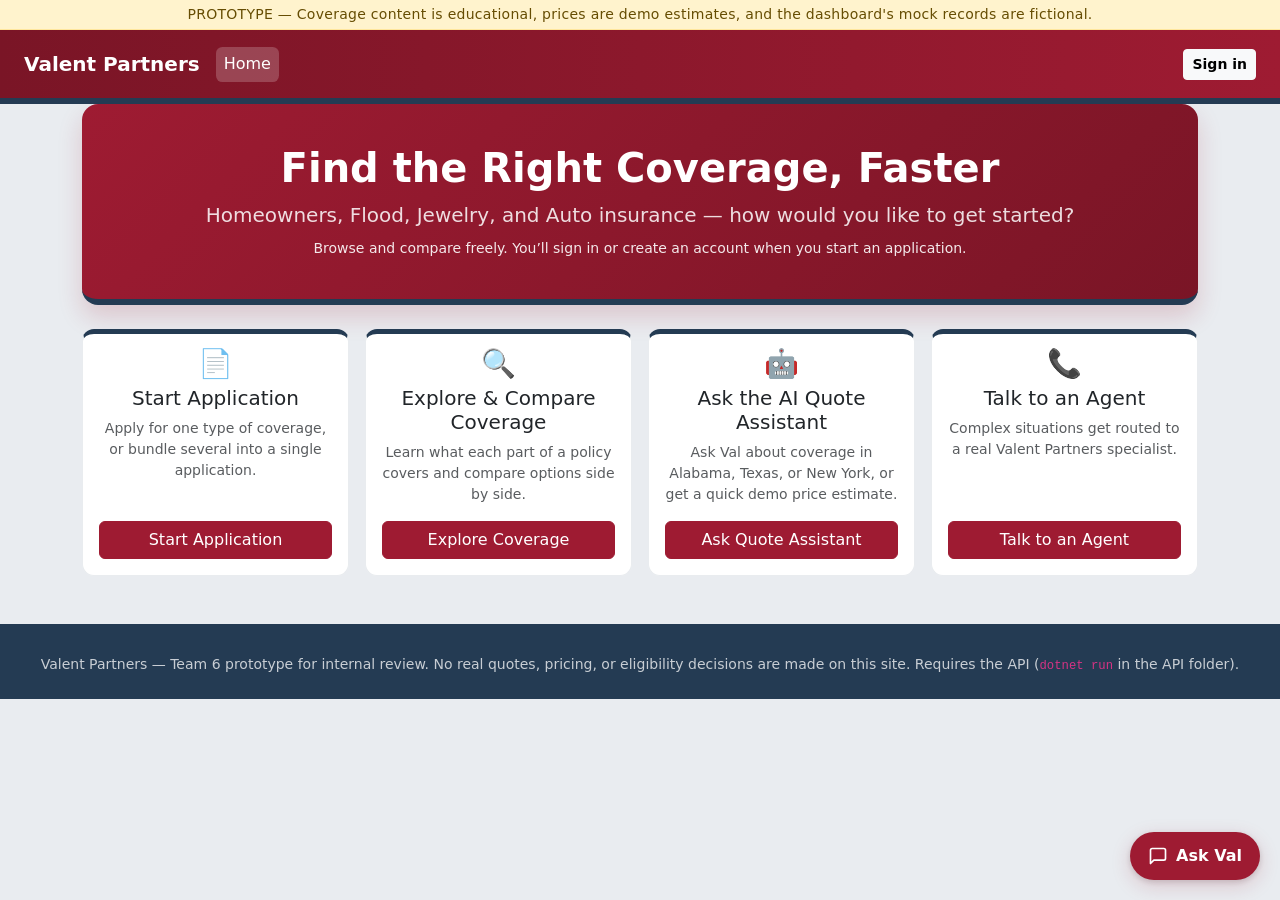
<file: Client/index.html>
<!DOCTYPE html>
<html lang="en" data-theme="crimson-pro">
<head>
    <meta charset="utf-8">
    <meta http-equiv="X-UA-Compatible" content="IE=edge">
    <title>Valent Partners | Insurance Quotes &amp; Applications (Prototype)</title>
    <meta name="description" content="Valent Partners prototype: coverage explorer, online application, customer accounts, and the staff review dashboard in one site.">
    <meta name="viewport" content="width=device-width, initial-scale=1">
    <link rel="icon" href="data:,">

    <!-- Bootstrap 5 via CDN (no jQuery dependency required for this version) -->
    <link rel="stylesheet" href="https://cdn.jsdelivr.net/npm/bootstrap@5.3.3/dist/css/bootstrap.min.css">
    <link rel="stylesheet" href="Resources/styles/index.css">
    <link rel="stylesheet" href="Resources/styles/themes.css">
</head>
<body>

    <!-- Prototype banner -->
    <div class="prototype-banner text-center py-1 small">
        PROTOTYPE &mdash; Coverage content is educational, prices are demo estimates, and the dashboard's mock records are fictional.
    </div>

    <!-- Top navbar. The links on the right change with who is signed in (renderNav() in common.js):
         nobody -> Sign in; customer -> My Applications + Sign out; staff -> Dashboard + Sign out -->
    <nav class="navbar navbar-expand-md navbar-dark valent-navbar">
        <div class="container-fluid px-3 px-lg-4">
            <a class="navbar-brand fw-bold" href="#/" id="brandHome">Valent&nbsp;Partners</a>
            <button class="navbar-toggler" type="button" data-bs-toggle="collapse" data-bs-target="#mainNav"
                    aria-controls="mainNav" aria-expanded="false" aria-label="Toggle navigation">
                <span class="navbar-toggler-icon"></span>
            </button>
            <div class="collapse navbar-collapse" id="mainNav">
                <ul class="navbar-nav me-auto gap-md-1">
                    <li class="nav-item"><a class="nav-link" href="#/" data-nav="site">Home</a></li>
                    <li class="nav-item d-none" data-show="customer"><a class="nav-link" href="#/my-applications" data-nav="myapps">My Applications</a></li>
                    <li class="nav-item d-none" data-show="staff">
                        <a class="nav-link" href="#/dashboard" data-nav="dashboard">Dashboard
                            <span class="badge rounded-pill nav-escalation-badge ms-1 d-none" id="navEscalationBadge"
                                  title="Open escalations"></span></a>
                    </li>
                    <li class="nav-item d-none" data-show="admin"><a class="nav-link" href="#/team" data-nav="team">Team</a></li>
                </ul>
                <div class="d-flex align-items-center gap-2 py-2 py-md-0">
                    <a class="btn btn-sm btn-light fw-semibold" href="#/signin" data-show="anonymous" id="navSignInBtn">Sign in</a>
                    <span class="text-white-50 small text-nowrap d-none" data-show="signed-in">
                        Signed in as <strong class="text-white" id="navUserName"></strong>
                        <span class="badge role-badge ms-1 d-none" id="navRoleBadge"></span>
                    </span>
                    <button type="button" class="btn btn-sm btn-outline-light d-none" data-show="signed-in" id="signOutBtn">Sign out</button>
                </div>
            </div>
        </div>
    </nav>

    <main>

    <!-- =====================================================================
         VIEW: CUSTOMER WEBSITE (anyone; applying needs a customer account)
         ===================================================================== -->
    <div id="view-site" class="app-view">
        <!-- Step progress indicator. Hidden on the landing page; once a path is picked,
             customer.js fills in that path's steps (PATH_STEPS). Hidden during the application,
             which has its own. -->
        <div class="container d-none" id="stepIndicatorWrap">
            <ol class="step-indicator d-flex list-unstyled justify-content-between my-4" id="stepIndicator"></ol>
        </div>

        <div class="container pb-5">
        <!-- ============ SCREEN 1: Get Started (landing) ============ -->
        <section id="screen-start" class="app-screen">
            <div class="text-center mb-4">
                <h1 class="fw-bold">Find the Right Coverage, Faster</h1>
                <p class="lead text-muted mb-0">Homeowners, Flood, Jewelry, and Auto insurance &mdash; how would you like to get started?</p>
                <p class="small mt-2 mb-0" id="landingAccountNote">Browse and compare freely. You&rsquo;ll sign in or create an account when you start an application.</p>
            </div>

            <div class="row g-3 justify-content-center">
                <div class="col-12 col-md-6 col-lg-3">
                    <div class="card h-100 text-center p-3 next-step-card">
                        <div class="type-icon mb-2">&#128196;</div>
                        <h2 class="h5">Start Application</h2>
                        <p class="text-muted small">Apply for one type of coverage, or bundle several into a single application.</p>
                        <button type="button" class="btn valent-btn-primary mt-auto" id="startApplicationBtn">Start Application</button>
                    </div>
                </div>
                <div class="col-12 col-md-6 col-lg-3">
                    <div class="card h-100 text-center p-3 next-step-card">
                        <div class="type-icon mb-2">&#128269;</div>
                        <h2 class="h5">Explore &amp; Compare Coverage</h2>
                        <p class="text-muted small">Learn what each part of a policy covers and compare options side by side.</p>
                        <button type="button" class="btn valent-btn-primary mt-auto" id="startExploreBtn">Explore Coverage</button>
                    </div>
                </div>
                <div class="col-12 col-md-6 col-lg-3">
                    <div class="card h-100 text-center p-3 next-step-card">
                        <div class="type-icon mb-2">&#129302;</div>
                        <h2 class="h5">Ask the AI Quote Assistant</h2>
                        <p class="text-muted small">Ask Val about coverage in Alabama, Texas, or New York, or get a quick demo price estimate.</p>
                        <button type="button" class="btn valent-btn-primary mt-auto" data-open-chat>Ask Quote Assistant</button>
                    </div>
                </div>
                <div class="col-12 col-md-6 col-lg-3">
                    <div class="card h-100 text-center p-3 next-step-card">
                        <div class="type-icon mb-2">&#128222;</div>
                        <h2 class="h5">Talk to an Agent</h2>
                        <p class="text-muted small">Complex situations get routed to a real Valent Partners specialist.</p>
                        <button type="button" class="btn valent-btn-primary mt-auto future-cta" data-feature="Talk to an Agent">Talk to an Agent</button>
                    </div>
                </div>
            </div>
        </section>

        <!-- ============ SCREEN 2: Insurance + State Selection ============ -->
        <section id="screen-select" class="app-screen d-none">
            <div class="d-flex flex-wrap justify-content-between align-items-start gap-2 mb-4">
                <div>
                    <h2 class="fw-bold mb-1">Choose Your Coverage and State</h2>
                    <p class="text-muted mb-0" id="selectSubtitle">Select an insurance line and your state to continue.</p>
                </div>
                <button type="button" class="btn valent-btn-outline btn-sm" id="selectBackBtn">&larr; Back</button>
            </div>

            <div class="row g-3 justify-content-center mb-4" id="insuranceTypeCards">
                <div class="col-12 col-md-6 col-lg-3">
                    <button type="button" class="insurance-type-card card h-100 w-100 text-start" data-type="homeowners">
                        <div class="card-body">
                            <div class="type-icon mb-2">&#127968;</div>
                            <h2 class="h5 card-title mb-1">Homeowners</h2>
                            <p class="card-text text-muted small mb-0">Protect your home, belongings, and liability exposure.</p>
                        </div>
                    </button>
                </div>
                <div class="col-12 col-md-6 col-lg-3">
                    <button type="button" class="insurance-type-card card h-100 w-100 text-start" data-type="flood">
                        <div class="card-body">
                            <div class="type-icon mb-2">&#127754;</div>
                            <h2 class="h5 card-title mb-1">Flood</h2>
                            <p class="card-text text-muted small mb-0">Coverage for water damage typically excluded from standard homeowners policies.</p>
                        </div>
                    </button>
                </div>
                <div class="col-12 col-md-6 col-lg-3">
                    <button type="button" class="insurance-type-card card h-100 w-100 text-start" data-type="jewelry">
                        <div class="card-body">
                            <div class="type-icon mb-2">&#128142;</div>
                            <h2 class="h5 card-title mb-1">Jewelry</h2>
                            <p class="card-text text-muted small mb-0">Specialized protection for valuable or hard-to-replace items.</p>
                        </div>
                    </button>
                </div>
                <div class="col-12 col-md-6 col-lg-3">
                    <button type="button" class="insurance-type-card card h-100 w-100 text-start" data-type="auto">
                        <div class="card-body">
                            <div class="type-icon mb-2">&#128663;</div>
                            <h2 class="h5 card-title mb-1">Auto</h2>
                            <p class="card-text text-muted small mb-0">Coverage for your vehicles, liability on the road, and your drivers.</p>
                        </div>
                    </button>
                </div>
            </div>

            <div class="row justify-content-center">
                <div class="col-12 col-md-8">
                    <div class="alert state-mock-banner text-center d-none" id="bundleNote" role="status"></div>
                </div>
            </div>

            <div class="row justify-content-center">
                <div class="col-12 col-md-6">
                    <div class="card p-3 p-md-4 shadow-sm">
                        <label for="stateSelect" class="form-label fw-semibold">Your State</label>
                        <select class="form-select" id="stateSelect" aria-describedby="stateHelp"></select>
                        <div id="stateHelp" class="form-text">
                            This prototype covers Alabama, Texas, and New York. Requirements differ by state &mdash; you can compare them while exploring coverage.
                        </div>

                        <button type="button" class="btn valent-btn-primary btn-lg w-100 mt-4" id="exploreCoverageBtn" disabled>
                            Explore Coverage
                        </button>
                        <div class="form-text text-center mt-2" id="selectHint">Select an insurance type above to continue.</div>
                    </div>
                </div>
            </div>
        </section>

        <!-- ============ SCREEN 3: Coverage Explorer (content per line from LINE_COVERAGES in customer.js) ============ -->
        <section id="screen-explorer" class="app-screen d-none">
            <div class="d-flex flex-wrap justify-content-between align-items-start gap-2 mb-3">
                <div>
                    <h2 class="fw-bold mb-1" id="explorerTitle">Coverage Components</h2>
                    <p class="text-muted mb-0" id="explorerIntro"></p>
                </div>
                <button type="button" class="btn valent-btn-outline btn-sm" id="explorerBackBtn">&larr; Change Selection</button>
            </div>

            <div class="alert state-mock-banner d-flex flex-wrap align-items-center justify-content-between gap-2 mb-3">
                <span id="stateMockBanner" role="status"></span>
                <!-- Pick a state to compare with yours; options filled by customer.js -->
                <div class="d-flex align-items-center gap-2">
                    <label for="stateCompareSelect" class="small fw-semibold mb-0 text-nowrap">Compare with</label>
                    <select class="form-select form-select-sm state-compare-picker" id="stateCompareSelect"
                            aria-controls="stateComparePanel"></select>
                </div>
            </div>

            <!-- Filled from STATE_COMPARISON in customer.js for the line being explored -->
            <div class="card shadow-sm p-3 mb-4 d-none" id="stateComparePanel">
                <div class="d-flex justify-content-between align-items-start gap-2 mb-1">
                    <h3 class="h6 fw-bold mb-0" id="stateCompareTitle">Compare Across States</h3>
                    <button type="button" class="btn-close" id="stateCompareClose" aria-label="Close the state comparison"></button>
                </div>
                <p class="small text-muted mb-3" id="stateCompareIntro"></p>
                <div class="table-responsive">
                    <table class="table table-bordered align-top compare-table state-compare-table mb-2" id="stateCompareTable">
                        <thead></thead>
                        <tbody></tbody>
                    </table>
                </div>
                <p class="small text-muted mb-0" id="stateCompareSources"></p>
            </div>

            <div class="row g-3" id="coverageCardGrid"></div>

            <div class="row g-3 mt-1" id="explorerNotes"></div>
            <p class="small text-muted mt-3 mb-0" id="explorerSources"></p>

            <div class="compare-bar shadow-lg" id="compareBar">
                <div class="container d-flex align-items-center justify-content-between py-2">
                    <span id="compareCount">0 coverage components selected</span>
                    <button type="button" class="btn valent-btn-primary" id="goToCompareBtn" disabled>Compare Selected &rarr;</button>
                </div>
            </div>
        </section>

        <!-- ============ SCREEN 4: Comparison ============ -->
        <section id="screen-compare" class="app-screen d-none">
            <div class="d-flex flex-wrap justify-content-between align-items-start gap-2 mb-3">
                <div>
                    <h2 class="fw-bold mb-1">Compare Coverage Components</h2>
                    <p class="text-muted mb-0">A side-by-side, plain-language look at what you selected.</p>
                </div>
                <button type="button" class="btn valent-btn-outline btn-sm" id="compareBackBtn">&larr; Back to Explorer</button>
            </div>

            <div class="table-responsive">
                <table class="table table-bordered align-top compare-table bg-white" id="compareTable">
                    <thead></thead>
                    <tbody></tbody>
                </table>
            </div>

            <div class="d-flex flex-wrap justify-content-end gap-2 mt-3">
                <button type="button" class="btn valent-btn-outline btn-lg" id="startOverBtn">Start Over</button>
                <button type="button" class="btn valent-btn-primary btn-lg" id="compareApplyBtn">Start Application &rarr;</button>
            </div>
        </section>

        <!-- ============ APPLICATION: 5-step form, saved to the API after each step ============ -->
        <section id="screen-apply" class="app-screen d-none">
            <ol class="step-indicator d-flex list-unstyled justify-content-between my-4" id="appStepIndicator">
                <!-- data-step="0" is the Type & State screen, so this bar continues the one shown there -->
                <li class="step-item" data-step="0"><span class="step-num">1</span><span class="step-label">Type &amp; State</span></li>
                <li class="step-item active" data-step="1"><span class="step-num">2</span><span class="step-label">Coverage</span></li>
                <li class="step-item" data-step="2"><span class="step-num">3</span><span class="step-label">Details</span></li>
                <li class="step-item" data-step="3"><span class="step-num">4</span><span class="step-label">Applicant</span></li>
                <li class="step-item" data-step="4"><span class="step-num">5</span><span class="step-label">Quote</span></li>
                <li class="step-item" data-step="5"><span class="step-num">6</span><span class="step-label">Submit</span></li>
            </ol>

            <div class="row justify-content-center">
                <div class="col-12 col-lg-8">
                    <div class="card shadow-sm p-3 p-md-4">
                        <div class="d-flex flex-wrap justify-content-between align-items-start gap-2 mb-3">
                            <div>
                                <h2 class="fw-bold mb-1" id="appTitle">Application</h2>
                                <p class="text-muted mb-0" id="appSubtitle"></p>
                            </div>
                            <span class="badge mock-badge" id="appIdBadge"></span>
                        </div>

                        <div class="alert alert-danger d-none" id="appError" role="alert"></div>

                        <!-- STEP 1: Coverage -->
                        <form class="app-step" data-step="1" novalidate>
                            <h3 class="h5 mb-3">Coverage</h3>
                            <div class="mb-3">
                                <label for="startDate" class="form-label">When would you like coverage to start?</label>
                                <input type="date" class="form-control" id="startDate" name="start_date" required>
                                <div class="invalid-feedback">Choose a start date of today or later.</div>
                                <div class="form-text d-none" id="floodWaitNote">
                                    Flood policies through the National Flood Insurance Program (NFIP) generally have a
                                    30-day waiting period before coverage begins, with some exceptions (for example, when
                                    buying a home). Your specialist will confirm your actual start date.
                                </div>
                            </div>

                            <!-- No question here: a standard homeowners policy always includes all six coverages -->
                            <fieldset class="mb-3" data-lines="homeowners">
                                <div class="alert alert-info small mb-0">
                                    <strong>Included in every homeowners policy:</strong> Dwelling (A), Other Structures (B),
                                    Personal Property (C), Loss of Use (D), Personal Liability (E), and Medical Payments to Others (F).
                                    Your specialist can adjust limits with you later.
                                </div>
                            </fieldset>

                            <fieldset class="mb-3" data-lines="homeowners">
                                <label for="dwellingCoverage" class="form-label">About how much would it cost to rebuild your home?</label>
                                <div class="input-group has-validation">
                                    <span class="input-group-text">$</span>
                                    <input type="number" class="form-control" id="dwellingCoverage" name="dwelling_coverage" required min="50000" max="50000000" step="1000" inputmode="numeric" placeholder="e.g. 300000">
                                    <div class="invalid-feedback">Enter an amount between $50,000 and $50,000,000 (whole thousands).</div>
                                </div>
                                <div class="form-text">This is your dwelling coverage. Use the cost to rebuild, not what the home would sell for. A rough guess is fine &mdash; your specialist will help you confirm it.</div>
                                <div class="form-text text-body d-none" id="highValueNote">
                                    <strong>Over $1,000,000:</strong> a Valent Partners specialist will review and price your application personally.
                                </div>
                            </fieldset>

                            <fieldset class="mb-3" data-lines="flood">
                                <legend class="form-label fs-6 mb-1">How much flood coverage would you like?</legend>
                                <div class="form-text mt-0 mb-2">NFIP flood policies for homes cover up to $250,000 for the building and $100,000 for your belongings, each with its own deductible. Enter 0 if you don't want one of them.</div>
                                <div class="row g-3">
                                    <div class="col-12 col-md-6">
                                        <label for="floodBuilding" class="form-label">Flood coverage for the building</label>
                                        <div class="input-group has-validation">
                                            <span class="input-group-text">$</span>
                                            <input type="number" class="form-control" id="floodBuilding" name="flood_building_coverage" required min="0" max="250000" step="1000" inputmode="numeric" placeholder="e.g. 250000">
                                            <div class="invalid-feedback">Enter $0 to $250,000 (whole thousands).</div>
                                        </div>
                                    </div>
                                    <div class="col-12 col-md-6">
                                        <label for="floodContents" class="form-label">Flood coverage for your belongings</label>
                                        <div class="input-group has-validation">
                                            <span class="input-group-text">$</span>
                                            <input type="number" class="form-control" id="floodContents" name="flood_contents_coverage" required min="0" max="100000" step="1000" inputmode="numeric" placeholder="e.g. 100000">
                                            <div class="invalid-feedback">Enter $0 to $100,000 (whole thousands).</div>
                                        </div>
                                    </div>
                                </div>
                            </fieldset>

                            <fieldset class="mb-3" data-lines="auto">
                                <legend class="form-label fs-6 mb-1">What auto coverage would you like?</legend>
                                <div class="form-check">
                                    <input class="form-check-input" type="radio" name="auto_coverage" id="autoCovLiability" value="liability" required>
                                    <label class="form-check-label" for="autoCovLiability">Liability only <span class="text-muted">&mdash; pays for damage and injuries you cause to others</span></label>
                                </div>
                                <div class="form-check">
                                    <input class="form-check-input" type="radio" name="auto_coverage" id="autoCovFull" value="full" required>
                                    <label class="form-check-label" for="autoCovFull">Liability + collision &amp; comprehensive <span class="text-muted">&mdash; also covers damage to your own vehicle</span></label>
                                </div>
                                <div class="form-text">Required coverages vary by state. If your vehicle is financed or leased, your lender usually requires collision &amp; comprehensive.</div>
                            </fieldset>

                            <!-- data-hide-with: not asked when Homeowners is in the same bundle -->
                            <fieldset class="mb-3" data-lines="flood" data-hide-with="homeowners">
                                <legend class="form-label fs-6">Do you currently have a homeowners policy for this property?</legend>
                                <div class="form-check form-check-inline">
                                    <input class="form-check-input" type="radio" name="has_homeowners_policy" id="hasHoYes" value="yes" required>
                                    <label class="form-check-label" for="hasHoYes">Yes</label>
                                </div>
                                <div class="form-check form-check-inline">
                                    <input class="form-check-input" type="radio" name="has_homeowners_policy" id="hasHoNo" value="no" required>
                                    <label class="form-check-label" for="hasHoNo">No</label>
                                </div>
                            </fieldset>

                            <!-- Asked for every line. "Yes" shows the current-policy fields below. -->
                            <fieldset class="mb-3">
                                <legend class="form-label fs-6">Are you switching from another insurance company?</legend>
                                <div class="form-check form-check-inline">
                                    <input class="form-check-input" type="radio" name="switching_carrier" id="switchingYes" value="yes" required>
                                    <label class="form-check-label" for="switchingYes">Yes</label>
                                </div>
                                <div class="form-check form-check-inline">
                                    <input class="form-check-input" type="radio" name="switching_carrier" id="switchingNo" value="no" required>
                                    <label class="form-check-label" for="switchingNo">No</label>
                                </div>
                            </fieldset>

                            <!-- Enabled only when switching (disabled fields aren't validated or sent) -->
                            <fieldset class="mb-3 current-policy-fields d-none" id="currentPolicyFields" disabled>
                                <div class="row g-3">
                                    <div class="col-12 col-sm-6">
                                        <label for="currentInsurer" class="form-label">Current insurance company</label>
                                        <input type="text" class="form-control" id="currentInsurer" name="current_insurer" required maxlength="100" autocomplete="off">
                                        <div class="invalid-feedback">Enter the name of your current insurance company.</div>
                                    </div>
                                    <div class="col-12 col-sm-6">
                                        <label for="currentPolicyEnd" class="form-label">When does your current policy end?</label>
                                        <input type="date" class="form-control" id="currentPolicyEnd" name="current_policy_end" required>
                                        <div class="invalid-feedback">Enter the date your current policy ends.</div>
                                    </div>
                                    <div class="col-12">
                                        <div class="form-text mt-0">We&rsquo;ll set your start date to that day so you don&rsquo;t have a gap in coverage. You can still change it above.</div>
                                    </div>
                                    <div class="col-12">
                                        <!-- No name attribute: the file is uploaded separately, not saved as an answer -->
                                        <label for="currentPolicyFile" class="form-label">Declarations page <span class="text-muted">(optional)</span></label>
                                        <input type="file" class="form-control" id="currentPolicyFile"
                                               accept=".pdf,.jpg,.jpeg,.png,application/pdf,image/jpeg,image/png" aria-describedby="currentPolicyFileHelp">
                                        <div class="invalid-feedback" id="currentPolicyFileError"></div>
                                        <div class="small mt-1 d-none" id="currentPolicyFileStatus"></div>
                                        <div class="form-text" id="currentPolicyFileHelp">
                                            The 1&ndash;2 page summary of your current coverage. Your specialist uses it to match or improve
                                            what you have now. PDF, JPG, or PNG, up to 5&nbsp;MB.
                                            <strong>Prototype: please don&rsquo;t upload a real policy.</strong>
                                        </div>
                                    </div>
                                </div>
                            </fieldset>
                        </form>

                        <!-- STEP 2: Property / Item / Vehicle Details (sections shown per insurance line) -->
                        <form class="app-step d-none" data-step="2" novalidate>
                            <fieldset data-lines="homeowners flood">
                                <h3 class="h5 mb-3">Property Details</h3>
                                <!-- Shown only when a Google Maps key is configured (see address lookup in customer.js) -->
                                <div class="mb-3 address-search d-none" id="addressSearch">
                                    <span class="form-label d-block" id="addressSearchLabel">Find your address</span>
                                    <div id="addressSearchBox"></div>
                                    <div class="form-text address-search-note" id="addressSearchNote">Start typing and pick your address to fill in the fields below &mdash; or just type them yourself.</div>
                                </div>
                                <div class="mb-3">
                                    <label for="street" class="form-label">Street address</label>
                                    <input type="text" class="form-control" id="street" name="street" required maxlength="200" autocomplete="street-address">
                                    <div class="invalid-feedback">Enter the property's street address.</div>
                                </div>
                                <div class="row g-3 mb-3">
                                    <div class="col-12 col-md-7">
                                        <label for="city" class="form-label">City</label>
                                        <input type="text" class="form-control" id="city" name="city" required maxlength="100">
                                        <div class="invalid-feedback">Enter a city.</div>
                                    </div>
                                    <div class="col-12 col-md-5">
                                        <label for="zip" class="form-label">ZIP code</label>
                                        <input type="text" class="form-control" id="zip" name="zip" required pattern="\d{5}" inputmode="numeric" maxlength="5" autocomplete="postal-code">
                                        <div class="invalid-feedback">Enter a 5-digit ZIP code.</div>
                                    </div>
                                </div>
                                <!-- Google address check on Next (customer.js verifyAddress). Saved so agents can see it:
                                     verified = Google found it; unverified = customer kept an address Google couldn't confirm;
                                     not_checked = Google wasn't available -->
                                <input type="hidden" name="address_verified" id="addressVerified" value="not_checked">
                                <div class="address-check d-none mb-3" id="addressCheck" role="status" aria-live="polite"></div>
                                <div class="row g-3 mb-3">
                                    <div class="col-12 col-md-4">
                                        <label for="homeType" class="form-label">Home type</label>
                                        <select class="form-select" id="homeType" name="home_type" required>
                                            <option value="">Choose...</option>
                                            <option value="single_family">Single-family house</option>
                                            <option value="townhouse">Townhouse</option>
                                            <option value="condo">Condo</option>
                                            <option value="mobile">Mobile / manufactured</option>
                                        </select>
                                        <div class="invalid-feedback">Choose a home type.</div>
                                    </div>
                                    <div class="col-6 col-md-4">
                                        <label for="yearBuilt" class="form-label">Year built</label>
                                        <input type="number" class="form-control" id="yearBuilt" name="year_built" required min="1800">
                                        <div class="invalid-feedback">Enter a valid year.</div>
                                    </div>
                                    <div class="col-6 col-md-4">
                                        <label for="squareFeet" class="form-label">Square feet</label>
                                        <input type="number" class="form-control" id="squareFeet" name="square_feet" required min="100" max="50000">
                                        <div class="invalid-feedback">Enter the home's size.</div>
                                    </div>
                                </div>
                            </fieldset>

                            <fieldset data-lines="flood">
                                <div class="row g-3 mb-3">
                                    <div class="col-12 col-md-6">
                                        <label for="floodZone" class="form-label">Flood zone (if known)</label>
                                        <select class="form-select" id="floodZone" name="flood_zone" required>
                                            <option value="unknown">I don't know</option>
                                            <option value="A">Zone A / AE (high risk)</option>
                                            <option value="V">Zone V / VE (coastal high risk)</option>
                                            <option value="X">Zone X (moderate/low risk)</option>
                                        </select>
                                        <div class="form-text">Not sure? That's fine &mdash; a specialist can look it up.</div>
                                    </div>
                                    <div class="col-12 col-md-6">
                                        <span class="form-label d-block">Does the home have a basement?</span>
                                        <div class="form-check form-check-inline">
                                            <input class="form-check-input" type="radio" name="has_basement" id="basementYes" value="yes" required>
                                            <label class="form-check-label" for="basementYes">Yes</label>
                                        </div>
                                        <div class="form-check form-check-inline">
                                            <input class="form-check-input" type="radio" name="has_basement" id="basementNo" value="no" required>
                                            <label class="form-check-label" for="basementNo">No</label>
                                        </div>
                                    </div>
                                </div>
                            </fieldset>

                            <!-- Repeatable lists: the cards inside are built from the <template>s at the
                                 bottom of this section (see "REPEATABLE ITEMS" in customer.js) -->
                            <fieldset data-lines="jewelry">
                                <h3 class="h5 mb-1">Jewelry Details</h3>
                                <p class="form-text mt-0 mb-3">Add each piece you'd like to insure.</p>
                                <div class="repeat-list" data-item-type="jewelry"></div>
                                <div class="d-flex flex-wrap justify-content-between align-items-center gap-2 mb-3">
                                    <button type="button" class="btn valent-btn-outline btn-sm repeat-add" data-item-type="jewelry">+ Add another item</button>
                                    <span class="small text-muted" id="jewelryTotal"></span>
                                </div>
                            </fieldset>

                            <fieldset data-lines="auto">
                                <h3 class="h5 mb-1">Vehicles</h3>
                                <p class="form-text mt-0 mb-3">Add each vehicle you'd like to insure.</p>
                                <div class="repeat-list" data-item-type="vehicle"></div>
                                <button type="button" class="btn valent-btn-outline btn-sm repeat-add mb-4" data-item-type="vehicle">+ Add another vehicle</button>

                                <h3 class="h5 mb-1">Drivers</h3>
                                <p class="form-text mt-0 mb-3">List everyone in your household who will drive these vehicles, including you.</p>
                                <div class="repeat-list" data-item-type="driver"></div>
                                <button type="button" class="btn valent-btn-outline btn-sm repeat-add mb-4" data-item-type="driver">+ Add another driver</button>

                                <div class="mb-3">
                                    <span class="form-label d-block">Any recent accidents, claims, or moving violations for any driver?</span>
                                    <div class="form-text mt-0 mb-1">Your specialist will confirm the time period your insurance company looks back on.</div>
                                    <div class="form-check form-check-inline">
                                        <input class="form-check-input" type="radio" name="recent_incidents" id="incidentsYes" value="yes" required>
                                        <label class="form-check-label" for="incidentsYes">Yes</label>
                                    </div>
                                    <div class="form-check form-check-inline">
                                        <input class="form-check-input" type="radio" name="recent_incidents" id="incidentsNo" value="no" required>
                                        <label class="form-check-label" for="incidentsNo">No</label>
                                    </div>
                                </div>
                            </fieldset>
                        </form>

                        <!-- STEP 3: Applicant Details -->
                        <form class="app-step d-none" data-step="3" novalidate>
                            <h3 class="h5 mb-3">Applicant Details</h3>
                            <div class="row g-3 mb-3">
                                <div class="col-12 col-md-6">
                                    <label for="firstName" class="form-label">First name</label>
                                    <input type="text" class="form-control" id="firstName" name="first_name" required maxlength="100" autocomplete="given-name">
                                    <div class="invalid-feedback">Enter your first name.</div>
                                </div>
                                <div class="col-12 col-md-6">
                                    <label for="lastName" class="form-label">Last name</label>
                                    <input type="text" class="form-control" id="lastName" name="last_name" required maxlength="100" autocomplete="family-name">
                                    <div class="invalid-feedback">Enter your last name.</div>
                                </div>
                            </div>
                            <div class="row g-3 mb-3">
                                <div class="col-12 col-md-6">
                                    <label for="email" class="form-label">Email</label>
                                    <input type="email" class="form-control" id="email" name="email" required maxlength="255" autocomplete="email">
                                    <div class="invalid-feedback">Enter a valid email address.</div>
                                </div>
                                <div class="col-12 col-md-6">
                                    <label for="phone" class="form-label">Phone <span class="text-muted">(optional)</span></label>
                                    <input type="tel" class="form-control" id="phone" name="phone" pattern="[0-9()+\-. ]{7,20}" maxlength="20" autocomplete="tel">
                                    <div class="invalid-feedback">Enter a valid phone number.</div>
                                </div>
                            </div>
                        </form>

                        <!-- STEP 4: Quote -->
                        <form class="app-step d-none" data-step="4" novalidate>
                            <h3 class="h5 mb-3">Your Quote</h3>
                            <div class="alert alert-success d-none" id="appBundleNote">
                                <strong>Bundle:</strong> <span id="appBundleLines"></span>.
                                Bundling may qualify you for a multi-policy discount &mdash; your specialist will confirm.
                            </div>
                            <!-- Filled by renderQuote() in customer.js from POST /api/applications/{id}/quote -->
                            <div id="quoteResult" aria-live="polite"></div>
                            <h4 class="h6 mt-4">Review your answers</h4>
                            <dl class="row small mb-0" id="appReview"></dl>
                        </form>

                        <!-- STEP 5: Submit -->
                        <form class="app-step d-none" data-step="5" novalidate>
                            <h3 class="h5 mb-3">Submit Your Application</h3>
                            <p>Your application will go to a Valent Partners specialist for review. Submitting does not bind coverage or guarantee approval.</p>
                            <div class="form-check mb-3">
                                <input class="form-check-input" type="checkbox" id="confirmAccurate" required>
                                <label class="form-check-label" for="confirmAccurate">I confirm the information I provided is accurate to the best of my knowledge.</label>
                                <div class="invalid-feedback">Please confirm before submitting.</div>
                            </div>
                        </form>

                        <!-- Shown after a successful submit. Filled by showSubmitOutcome() in customer.js -->
                        <div class="text-center py-4 d-none" id="appDone" aria-live="polite">
                            <div class="outcome-icon mb-3" id="appDoneIcon"></div>
                            <h3 class="fw-bold" id="appDoneTitle">Application Submitted</h3>
                            <p class="lead mb-1">Your application number is <strong id="appDoneId"></strong>.</p>
                            <p class="text-muted" id="appDoneMessage"></p>
                            <ul class="small text-muted text-start d-inline-block mb-3" id="appDoneReasons"></ul>
                            <div class="d-flex flex-wrap justify-content-center gap-2">
                                <button type="button" class="btn valent-btn-outline" id="appDoneHomeBtn">Back to Home</button>
                                <button type="button" class="btn valent-btn-primary" id="appDoneMyAppsBtn">View My Applications</button>
                            </div>
                        </div>

                        <div class="d-flex justify-content-between gap-2 mt-4" id="appNav">
                            <button type="button" class="btn valent-btn-outline" id="appBackBtn">&larr; Back</button>
                            <button type="button" class="btn valent-btn-primary" id="appNextBtn">Next &rarr;</button>
                        </div>
                    </div>
                </div>
            </div>
            <!-- ===== Templates for repeatable items (copied by customer.js; fields use data-field, not name) ===== -->
            <template id="tpl-vehicle">
                <div class="repeat-item card p-3 mb-3">
                    <div class="d-flex justify-content-between align-items-center mb-2">
                        <h4 class="h6 mb-0 repeat-item-title"></h4>
                        <button type="button" class="btn btn-sm valent-btn-outline repeat-remove">Remove</button>
                    </div>
                    <div class="row g-3 mb-2">
                        <div class="col-4 col-md-3">
                            <label class="form-label" data-for="year">Year</label>
                            <input type="number" class="form-control" data-field="year" required min="1950">
                            <div class="invalid-feedback">Enter a valid year.</div>
                        </div>
                        <div class="col-8 col-md-4">
                            <label class="form-label" data-for="make">Make</label>
                            <input type="text" class="form-control" data-field="make" required maxlength="50" placeholder="e.g. Toyota">
                            <div class="invalid-feedback">Enter the make.</div>
                        </div>
                        <div class="col-12 col-md-5">
                            <label class="form-label" data-for="model">Model</label>
                            <input type="text" class="form-control" data-field="model" required maxlength="50" placeholder="e.g. Camry">
                            <div class="invalid-feedback">Enter the model.</div>
                        </div>
                    </div>
                    <div class="row g-3 mb-2">
                        <div class="col-12 col-md-4">
                            <label class="form-label" data-for="use">Primary use</label>
                            <select class="form-select" data-field="use" required>
                                <option value="">Choose...</option>
                                <option value="commute">Commuting to work/school</option>
                                <option value="pleasure">Personal / errands</option>
                                <option value="business">Business</option>
                                <option value="rideshare">Rideshare / delivery</option>
                            </select>
                            <div class="invalid-feedback">Choose how it's used.</div>
                        </div>
                        <div class="col-6 col-md-4">
                            <label class="form-label" data-for="annual_mileage">Miles per year</label>
                            <input type="number" class="form-control" data-field="annual_mileage" required min="0" max="200000" placeholder="e.g. 12000">
                            <div class="invalid-feedback">Enter an estimate.</div>
                        </div>
                        <div class="col-6 col-md-4">
                            <label class="form-label" data-for="garaging_zip">ZIP where it's parked</label>
                            <input type="text" class="form-control garaging-zip" data-field="garaging_zip" required pattern="\d{5}" inputmode="numeric" maxlength="5">
                            <div class="invalid-feedback">Enter a 5-digit ZIP code.</div>
                        </div>
                    </div>
                    <div class="row g-3">
                        <div class="col-12 col-md-4">
                            <label class="form-label" data-for="ownership">Owned, financed, or leased?</label>
                            <select class="form-select" data-field="ownership" required>
                                <option value="">Choose...</option>
                                <option value="owned">Owned outright</option>
                                <option value="financed">Financed (loan)</option>
                                <option value="leased">Leased</option>
                            </select>
                            <div class="invalid-feedback">Choose one.</div>
                        </div>
                        <div class="col-12 col-md-8 d-flex align-items-end">
                            <div class="form-text lender-note d-none">Lenders and leasing companies usually require collision and comprehensive coverage. Your specialist will confirm what's required.</div>
                        </div>
                    </div>
                </div>
            </template>

            <template id="tpl-driver">
                <div class="repeat-item card p-3 mb-3">
                    <div class="d-flex justify-content-between align-items-center mb-2">
                        <h4 class="h6 mb-0 repeat-item-title"></h4>
                        <button type="button" class="btn btn-sm valent-btn-outline repeat-remove">Remove</button>
                    </div>
                    <div class="row g-3 mb-2">
                        <div class="col-12 col-md-4">
                            <label class="form-label" data-for="first_name">First name</label>
                            <input type="text" class="form-control" data-field="first_name" required maxlength="100">
                            <div class="invalid-feedback">Enter a first name.</div>
                        </div>
                        <div class="col-12 col-md-4">
                            <label class="form-label" data-for="last_name">Last name</label>
                            <input type="text" class="form-control" data-field="last_name" required maxlength="100">
                            <div class="invalid-feedback">Enter a last name.</div>
                        </div>
                        <div class="col-12 col-md-4">
                            <label class="form-label" data-for="relationship">Relationship to you</label>
                            <select class="form-select" data-field="relationship" required>
                                <option value="">Choose...</option>
                                <option value="self">This is me</option>
                                <option value="spouse">Spouse / partner</option>
                                <option value="child">Child</option>
                                <option value="other_relative">Other relative</option>
                                <option value="other">Other household member</option>
                            </select>
                            <div class="invalid-feedback">Choose a relationship.</div>
                        </div>
                    </div>
                    <div class="row g-3">
                        <div class="col-6 col-md-4">
                            <label class="form-label" data-for="years_licensed">Years licensed</label>
                            <input type="number" class="form-control" data-field="years_licensed" required min="0" max="80">
                            <div class="invalid-feedback">Enter 0&ndash;80.</div>
                        </div>
                        <div class="col-12 col-md-8">
                            <label class="form-label" data-for="primary_vehicle">Vehicle they drive most</label>
                            <select class="form-select driver-vehicle" data-field="primary_vehicle" required></select>
                            <div class="invalid-feedback">Choose a vehicle.</div>
                        </div>
                    </div>
                </div>
            </template>

            <template id="tpl-jewelry">
                <div class="repeat-item card p-3 mb-3">
                    <div class="d-flex justify-content-between align-items-center mb-2">
                        <h4 class="h6 mb-0 repeat-item-title"></h4>
                        <button type="button" class="btn btn-sm valent-btn-outline repeat-remove">Remove</button>
                    </div>
                    <div class="row g-3 mb-2">
                        <div class="col-12 col-md-6">
                            <label class="form-label" data-for="item_type">Item type</label>
                            <select class="form-select" data-field="item_type" required>
                                <option value="">Choose...</option>
                                <option value="ring">Ring</option>
                                <option value="necklace">Necklace</option>
                                <option value="bracelet">Bracelet</option>
                                <option value="earrings">Earrings</option>
                                <option value="watch">Watch</option>
                                <option value="other">Other</option>
                            </select>
                            <div class="invalid-feedback">Choose an item type.</div>
                        </div>
                        <div class="col-12 col-md-6">
                            <label class="form-label" data-for="value">Estimated value ($)</label>
                            <input type="number" class="form-control jewelry-value" data-field="value" required min="1" step="any">
                            <div class="invalid-feedback">Enter the item's estimated value.</div>
                        </div>
                    </div>
                    <div class="mb-2">
                        <label class="form-label" data-for="description">Description</label>
                        <textarea class="form-control" data-field="description" rows="2" required maxlength="500" placeholder="e.g. 1.5 ct diamond engagement ring, platinum band"></textarea>
                        <div class="invalid-feedback">Briefly describe the item.</div>
                    </div>
                    <div class="row g-3">
                        <div class="col-12 col-md-6">
                            <label class="form-label" data-for="appraised">Professionally appraised?</label>
                            <select class="form-select" data-field="appraised" required>
                                <option value="">Choose...</option>
                                <option value="yes">Yes</option>
                                <option value="no">No</option>
                            </select>
                            <div class="invalid-feedback">Choose yes or no.</div>
                        </div>
                        <div class="col-12 col-md-6">
                            <label class="form-label" data-for="appraisal_date">Appraisal date <span class="text-muted">(optional)</span></label>
                            <input type="date" class="form-control appraisal-date" data-field="appraisal_date">
                            <div class="invalid-feedback">The appraisal date can't be in the future.</div>
                        </div>
                    </div>
                </div>
            </template>
        </section>

        </div>
    </div>

    <!-- =====================================================================
         VIEW: SIGN IN / CREATE ACCOUNT (one form for customers and staff)
         ===================================================================== -->
    <div id="view-signin" class="app-view d-none">
        <div class="container py-4 py-md-5">
            <div class="card auth-card shadow-sm">
                <div class="card-body p-4">
                    <div class="alert auth-reason small d-none" id="authReason" role="status"></div>

                    <ul class="nav auth-tabs border-bottom mb-3" role="tablist">
                        <li class="nav-item" role="presentation">
                            <button type="button" class="nav-link active" id="tabSignIn" role="tab" aria-selected="true" aria-controls="loginForm">Sign in</button>
                        </li>
                        <li class="nav-item" role="presentation">
                            <button type="button" class="nav-link" id="tabRegister" role="tab" aria-selected="false" aria-controls="registerForm">Create account</button>
                        </li>
                    </ul>

                    <!-- Sign in: staff go to the dashboard, customers go back to the website -->
                    <form id="loginForm" novalidate>
                        <div class="alert alert-danger small d-none" id="loginError" role="alert"></div>
                        <div class="mb-3">
                            <label for="loginEmail" class="form-label">Email</label>
                            <input type="email" class="form-control" id="loginEmail" autocomplete="username" required>
                            <div class="invalid-feedback">Enter your email.</div>
                        </div>
                        <div class="mb-3">
                            <label for="loginPassword" class="form-label">Password</label>
                            <input type="password" class="form-control" id="loginPassword" autocomplete="current-password" required>
                            <div class="invalid-feedback">Enter your password.</div>
                        </div>
                        <button type="submit" class="btn valent-btn-primary w-100" id="loginBtn">Sign in</button>
                        <p class="small text-muted mt-3 mb-0">
                            Valent Partners staff sign in here too &mdash; you&rsquo;ll go straight to the dashboard.
                            New customer? <a href="#" id="toRegisterLink">Create an account</a>.
                        </p>
                    </form>

                    <!-- Create a customer account -->
                    <form id="registerForm" class="d-none" novalidate>
                        <div class="alert alert-danger small d-none" id="registerError" role="alert"></div>
                        <div class="row g-3 mb-3">
                            <div class="col-12 col-sm-6">
                                <label for="regFirstName" class="form-label">First name</label>
                                <input type="text" class="form-control" id="regFirstName" autocomplete="given-name" required maxlength="100">
                                <div class="invalid-feedback">Enter your first name.</div>
                            </div>
                            <div class="col-12 col-sm-6">
                                <label for="regLastName" class="form-label">Last name</label>
                                <input type="text" class="form-control" id="regLastName" autocomplete="family-name" required maxlength="100">
                                <div class="invalid-feedback">Enter your last name.</div>
                            </div>
                        </div>
                        <div class="mb-3">
                            <label for="regEmail" class="form-label">Email</label>
                            <input type="email" class="form-control" id="regEmail" autocomplete="email" required maxlength="255" aria-describedby="regEmailHelp">
                            <div class="invalid-feedback" id="regEmailError">Enter a valid email address.</div>
                            <div class="form-text" id="regEmailHelp">We&rsquo;ll check that this email&rsquo;s domain can receive mail.</div>
                        </div>
                        <div class="mb-3">
                            <label for="regPassword" class="form-label">Password</label>
                            <input type="password" class="form-control" id="regPassword" autocomplete="new-password" required maxlength="128" aria-describedby="passwordStrength passwordRules">
                            <div class="invalid-feedback" id="regPasswordError">Choose a stronger password.</div>
                            <div class="strength-meter" id="strengthMeter" data-score="0" aria-hidden="true"><span></span><span></span><span></span><span></span></div>
                            <div class="d-flex justify-content-between">
                                <span class="strength-label" id="passwordStrength" aria-live="polite"></span>
                            </div>
                            <ul class="password-rules" id="passwordRules">
                                <li data-rule="length">At least 10 characters</li>
                                <li data-rule="mix">Three of: lowercase, capitals, numbers, symbols</li>
                                <li data-rule="personal">Doesn&rsquo;t contain your name or email</li>
                                <li data-rule="common">Not a common password</li>
                            </ul>
                        </div>
                        <div class="mb-3">
                            <label for="regConfirm" class="form-label">Confirm password</label>
                            <input type="password" class="form-control" id="regConfirm" autocomplete="new-password" required maxlength="128">
                            <div class="invalid-feedback">The passwords don&rsquo;t match.</div>
                        </div>
                        <button type="submit" class="btn valent-btn-primary w-100" id="registerBtn">Create account</button>
                    </form>

                    <p class="small text-muted mt-3 mb-0 border-top pt-3">
                        <span class="badge mock-badge me-1">PROTOTYPE</span>
                        Demo accounts (password <code>ValentDemo2026!</code>): customer <code>tyler.henderson@example.com</code>,
                        agent <code>casey.patel@valentpartners.example</code>, specialist <code>taylor.nguyen@valentpartners.example</code>,
                        admin <code>morgan.ellis@valentpartners.example</code>.
                    </p>
                </div>
            </div>
        </div>
    </div>

    <!-- =====================================================================
         VIEW: MY APPLICATIONS (signed-in customers)
         ===================================================================== -->
    <div id="view-myapps" class="app-view d-none">
        <div class="container py-4 pb-5">
            <div class="d-flex flex-wrap justify-content-between align-items-start gap-2 mb-3">
                <div>
                    <h1 class="h2 fw-bold mb-1">My Applications</h1>
                    <p class="text-muted mb-0">Where each of your applications stands, and what happens next.</p>
                </div>
                <button type="button" class="btn valent-btn-primary" id="myAppsNewBtn">Start a New Application</button>
            </div>
            <div class="alert alert-danger d-none" id="myAppsError" role="alert"></div>
            <div id="myAppsList" aria-live="polite"></div>
        </div>
    </div>

    <!-- =====================================================================
         VIEW: STAFF DASHBOARD (signed-in staff)
         ===================================================================== -->
    <div id="view-dashboard" class="app-view d-none">
    <div class="container-fluid px-3 px-lg-4 pb-5" id="dashboardContent">
        <!-- Shown when the API can't be reached -->
        <div class="alert alert-danger mt-3 d-none" id="apiError" role="alert"></div>

        <!-- ============ ESCALATION ALERT (how staff know something was escalated) ============
             Shown whenever any application is escalated. Ignores the filters below so an
             escalation is never hidden. Filled by renderEscalationAlert() in dashboard.js. -->
        <div class="alert escalation-alert d-none mt-3 mb-0" id="escalationAlert" role="status">
            <div class="d-flex flex-wrap align-items-center gap-3">
                <span class="escalation-count" id="escalationCount"></span>
                <div class="flex-grow-1">
                    <div class="fw-bold" id="escalationTitle"></div>
                    <div class="small" id="escalationDetail"></div>
                </div>
                <button type="button" class="btn btn-sm valent-btn-primary" id="escalationShowBtn">Show escalated applications</button>
            </div>
        </div>

        <!-- ============ FILTERS (floating: stays at the top while scrolling) ============ -->
        <section class="filters-bar floating shadow-sm my-3 p-3" id="filtersBar" aria-label="Dashboard filters">
            <div class="row g-3 align-items-end">
                <div class="col-6 col-md-3">
                    <label for="filterState" class="form-label fw-semibold small mb-1">State</label>
                    <select class="form-select form-select-sm" id="filterState"></select>
                </div>
                <div class="col-6 col-md-3">
                    <label for="filterLine" class="form-label fw-semibold small mb-1">Insurance Line</label>
                    <select class="form-select form-select-sm" id="filterLine">
                        <option value="">All Lines</option>
                        <option value="HOME">Homeowners</option>
                        <option value="FLOOD">Flood</option>
                        <option value="JEWELRY">Jewelry</option>
                        <option value="AUTO">Auto</option>
                    </select>
                </div>
                <div class="col-6 col-md-3">
                    <label for="filterRange" class="form-label fw-semibold small mb-1">Started</label>
                    <select class="form-select form-select-sm" id="filterRange">
                        <option value="last7">Last 7 days</option>
                        <option value="last30">Last 30 days</option>
                        <option value="last90">Last 90 days</option>
                        <option value="ytd">Year to date</option>
                        <option value="all" selected>All time</option>
                    </select>
                </div>
                <div class="col-6 col-md-3 d-flex gap-2">
                    <button type="button" class="btn valent-btn-outline btn-sm w-100" id="resetFiltersBtn">Reset</button>
                    <button type="button" class="btn btn-light btn-sm w-100" id="refreshBtn">Refresh</button>
                </div>
            </div>
            <p class="small text-muted mb-0 mt-2" id="filterSummary"></p>
        </section>

        <div class="alert drilldown-note small mb-3">
            <strong>State / insurance drill-down:</strong> the filters above apply to every section below. Bundles count toward each of their lines. A higher exit rate for a state does not by itself prove that state's rules caused the behavior &mdash; it is a starting point for investigation, not a conclusion.
        </div>

        <!-- ============ KPI OVERVIEW ============ -->
        <section class="mb-4">
            <h2 class="h5 section-heading">KPI Overview</h2>
            <div class="row g-3" id="kpiRow"></div>
        </section>

        <!-- ============ APPLICATION FUNNEL ============ -->
        <section class="mb-4">
            <div class="card shadow-sm">
                <div class="card-body">
                    <div class="d-flex flex-wrap justify-content-between align-items-center mb-1">
                        <h2 class="h5 section-heading mb-0">Application Funnel</h2>
                        <span class="text-muted small">Click a stage for detail</span>
                    </div>
                    <p class="text-muted small mb-3">Applications reaching each step of the form, with continuation / drop-off between steps. The step with the biggest drop-off is flagged.</p>
                    <div id="funnelContainer"></div>
                </div>
            </div>
        </section>

        <!-- ============ FRICTION METRICS ============ -->
        <section class="mb-4">
            <div class="card shadow-sm">
                <div class="card-body">
                    <h2 class="h5 section-heading">Confusion / Friction Metrics</h2>

                    <div class="alert metric-clarification small">
                        <strong>Where these numbers come from:</strong> the <code>analytics_events</code> table. Right now only <code>03_mock_data.sql</code> fills it &mdash; the customer form doesn't send tracking events yet, so new applications show up in the funnel but not here.
                        "Dwell time" below means time on a step, not hover or field-focus time. What counts as a "quick exit" still needs to be agreed with the client.
                    </div>

                    <div class="table-responsive">
                        <table class="table table-hover align-middle friction-table bg-white mb-0" id="frictionTable">
                            <thead>
                                <tr>
                                    <th>Step</th>
                                    <th>Visits</th>
                                    <th>Avg Dwell Time</th>
                                    <th>Exit Rate</th>
                                    <th>Quick-Exit Rate</th>
                                    <th>Drop-off</th>
                                    <th>Validation Errors</th>
                                    <th>Back Clicks</th>
                                    <th>Status</th>
                                </tr>
                            </thead>
                            <tbody id="frictionTableBody"></tbody>
                        </table>
                    </div>
                </div>
            </div>
        </section>

        <!-- ============ REJECTION REASONS ============ -->
        <section class="mb-4">
            <div class="card shadow-sm">
                <div class="card-body">
                    <h2 class="h5 section-heading">Why Applications Are Rejected</h2>
                    <p class="text-muted small mb-3">Rejected applications matching the filters, by the reason the agent picked. Customers see a plain-language version of the same reason on their My Applications page.</p>
                    <div id="rejectionBars"></div>
                </div>
            </div>
        </section>

        <!-- ============ AI CHATBOT USAGE ============ -->
        <section class="mb-4">
            <div class="card shadow-sm">
                <div class="card-body">
                    <div class="d-flex flex-wrap align-items-center gap-2 mb-1">
                        <h2 class="h5 section-heading mb-0">AI Assistant (Ask Val)</h2>
                        <span class="badge mock-badge d-none" id="chatDemoBadge">INCLUDES DEMO CONVERSATIONS</span>
                    </div>
                    <p class="text-muted small mb-3">How customers use the website chatbot. Filters apply by the state picked on the site, the question&rsquo;s topic, and when it was asked.</p>
                    <div class="alert alert-warning small d-none" id="chatUsageError" role="status"></div>
                    <div class="row g-3 mb-3" id="chatKpiRow"></div>
                    <div class="row g-4">
                        <div class="col-12 col-lg-6">
                            <h3 class="h6 fw-semibold">Questions by topic</h3>
                            <div id="chatTopicBars"></div>
                        </div>
                        <div class="col-12 col-lg-6">
                            <h3 class="h6 fw-semibold">What happened to each question</h3>
                            <div id="chatOutcomeBars"></div>
                        </div>
                    </div>
                </div>
            </div>
        </section>

        <!-- ============ ZIP CODE RISK TRACKING ============ -->
        <section class="mb-4">
            <div class="card shadow-sm">
                <div class="card-body">
                    <div class="d-flex flex-wrap align-items-center gap-2 mb-1">
                        <h2 class="h5 section-heading mb-0">ZIP Code Risk Tracking</h2>
                        <span class="badge mock-badge">DEMO RISK RATINGS</span>
                    </div>
                    <p class="text-muted small mb-3">Applications by ZIP code (the property, or the first vehicle&rsquo;s ZIP for auto-only applications), with each ZIP&rsquo;s natural-hazard ratings from 1 (very low) to 5 (very high). Busiest ZIPs first.</p>
                    <div class="table-responsive">
                        <table class="table align-middle bg-white mb-0 zip-table">
                            <thead>
                                <tr>
                                    <th>ZIP</th>
                                    <th>Place</th>
                                    <th>Applications</th>
                                    <th>Approved</th>
                                    <th>Rejected</th>
                                    <th>Escalated</th>
                                    <th title="Flood risk">Flood</th>
                                    <th title="Hurricane / strong wind risk">Wind</th>
                                    <th title="Hail risk">Hail</th>
                                    <th title="Wildfire risk">Wildfire</th>
                                </tr>
                            </thead>
                            <tbody id="zipTableBody"></tbody>
                        </table>
                    </div>
                    <p class="small text-muted mb-0 mt-2">
                        Ratings come from the <code>zip_risk_factors</code> table and are <strong>demonstration values</strong>.
                        The intended real source is FEMA&rsquo;s National Risk Index (published by county and census tract, mapped to ZIP codes).
                    </p>
                </div>
            </div>
        </section>

        <!-- ============ PRICING ESTIMATES ============ -->
        <section class="mb-4">
            <div class="card shadow-sm">
                <div class="card-body">
                    <div class="d-flex flex-wrap align-items-center gap-2 mb-1">
                        <h2 class="h5 section-heading mb-0">Estimated Pricing</h2>
                        <span class="badge mock-badge">DEMO ESTIMATES</span>
                    </div>
                    <p class="text-muted small mb-3" id="pricingIntro"></p>
                    <div class="table-responsive">
                        <table class="table align-middle bg-white mb-0">
                            <thead>
                                <tr>
                                    <th>Insurance Line</th>
                                    <th>Estimates</th>
                                    <th>Lowest</th>
                                    <th>Highest</th>
                                    <th>Average Range</th>
                                </tr>
                            </thead>
                            <tbody id="pricingTableBody"></tbody>
                        </table>
                    </div>
                    <p class="small text-muted mb-0 mt-2" id="pricingFootnote"></p>
                </div>
            </div>
        </section>

        <!-- ============ AGENT USAGE ============ -->
        <section class="mb-4">
            <div class="card shadow-sm">
                <div class="card-body">
                    <h2 class="h5 section-heading">Agent Usage</h2>
                    <p class="text-muted small mb-3">How often submitted applications need a human agent, and what each agent has done. Counts status changes on applications matching the filters above.</p>
                    <div class="row g-3 mb-3" id="agentKpiRow"></div>
                    <div class="table-responsive">
                        <table class="table table-hover align-middle bg-white mb-0">
                            <thead>
                                <tr>
                                    <th>Agent</th>
                                    <th>Actions</th>
                                    <th>Applications</th>
                                    <th>Approved</th>
                                    <th>Rejected</th>
                                    <th>Escalated</th>
                                    <th>Last Active</th>
                                </tr>
                            </thead>
                            <tbody id="agentTableBody"></tbody>
                        </table>
                    </div>
                </div>
            </div>
        </section>

        <!-- ============ REVIEW QUEUE ============ -->
        <section class="mb-4" id="queueSection">
            <div class="card shadow-sm">
                <div class="card-body">
                    <div class="d-flex flex-wrap justify-content-between align-items-center gap-2 mb-1">
                        <h2 class="h5 section-heading mb-0">Application Review Queue</h2>
                        <div class="d-flex align-items-center gap-2">
                            <label for="queueStatus" class="small text-muted mb-0">Show</label>
                            <select class="form-select form-select-sm" id="queueStatus">
                                <option value="open" selected>Needs action</option>
                                <option value="mine">Assigned to me</option>
                                <option value="submitted">New (submitted)</option>
                                <option value="under_review">Under review</option>
                                <option value="escalated">Escalated</option>
                                <option value="approved">Approved</option>
                                <option value="rejected">Rejected</option>
                                <option value="all">All submitted</option>
                            </select>
                        </div>
                    </div>
                    <p class="text-muted small mb-3">Submitted applications matching the filters above. Click a row to see the customer's answers and approve, reject, or escalate it.</p>
                    <div class="table-responsive">
                        <table class="table table-hover align-middle bg-white mb-0" id="queueTable">
                            <thead>
                                <tr>
                                    <th>Application</th>
                                    <th>Applicant</th>
                                    <th>Insurance Line</th>
                                    <th>State</th>
                                    <th>Status</th>
                                    <th>Assigned To</th>
                                    <th>ZIP</th>
                                    <th>Latest Note</th>
                                    <th>Submitted</th>
                                </tr>
                            </thead>
                            <tbody id="queueTableBody"></tbody>
                        </table>
                    </div>
                    <p class="small text-muted mb-0 mt-2" id="queueEmptyMsg"></p>
                </div>
            </div>
        </section>

        <!-- ============ ASSUMPTIONS / OPEN QUESTIONS ============ -->
        <section class="mb-5">
            <div class="card shadow-sm">
                <div class="card-body">
                    <h2 class="h5 section-heading">Metric Definitions &amp; Open Questions</h2>
                    <p class="text-muted small">For client review. Nothing in this section is a finalized business rule.</p>
                    <div class="accordion" id="assumptionsAccordion">

                        <div class="accordion-item">
                            <h3 class="accordion-header">
                                <button class="accordion-button" type="button" data-bs-toggle="collapse" data-bs-target="#accMetrics">How Each Metric Is Calculated</button>
                            </h3>
                            <div id="accMetrics" class="accordion-collapse collapse show" data-bs-parent="#assumptionsAccordion">
                                <div class="accordion-body small">
                                    <ul class="mb-0">
                                        <li><strong>Applications started</strong> &mdash; rows in <code>applications</code> created in the date range.</li>
                                        <li><strong>Completion rate</strong> &mdash; % of started applications that were submitted.</li>
                                        <li><strong>Not submitted</strong> &mdash; 100% minus completion rate. Includes applications still in progress.</li>
                                        <li><strong>Awaiting review</strong> &mdash; applications that are submitted, under review, or escalated.</li>
                                        <li><strong>Avg. time to submit</strong> &mdash; average time from starting an application to submitting it.</li>
                                        <li><strong>Funnel</strong> &mdash; how many applications reached each step (from <code>applications.current_step</code>).</li>
                                        <li><strong>Dwell time</strong> &mdash; average time on a step before finishing it or leaving the site.</li>
                                        <li><strong>Exit / quick-exit rate</strong> &mdash; % of visits to a step that ended with the customer leaving the site (quick = within the threshold below).</li>
                                        <li><strong>Validation errors</strong> &mdash; % of visits that hit at least one form error.</li>
                                        <li><strong>Back clicks</strong> &mdash; times customers pressed Back from that step.</li>
                                    </ul>
                                </div>
                            </div>
                        </div>

                        <div class="accordion-item">
                            <h3 class="accordion-header">
                                <button class="accordion-button collapsed" type="button" data-bs-toggle="collapse" data-bs-target="#accThresholds">Placeholder Thresholds</button>
                            </h3>
                            <div id="accThresholds" class="accordion-collapse collapse" data-bs-parent="#assumptionsAccordion">
                                <div class="accordion-body small">
                                    <ul class="mb-0">
                                        <li>A "quick exit" is leaving within <span id="quickExitSeconds">10</span> seconds. This is a placeholder, not a client-approved definition.</li>
                                        <li>"Needs Attention" / "Watch" use a simple score: exit rate + 1.5 &times; quick-exit rate + 1.2 &times; validation-error rate. The cut-offs (45 and 25) are placeholders.</li>
                                    </ul>
                                </div>
                            </div>
                        </div>

                        <div class="accordion-item">
                            <h3 class="accordion-header">
                                <button class="accordion-button collapsed" type="button" data-bs-toggle="collapse" data-bs-target="#accAutoRules">Automatic Decisions (Placeholder Rules)</button>
                            </h3>
                            <div id="accAutoRules" class="accordion-collapse collapse" data-bs-parent="#assumptionsAccordion">
                                <div class="accordion-body small">
                                    <p class="mb-2">Applied when a customer submits (<code>API/Services/ApplicationRules.cs</code>). The thresholds are placeholders for the client to confirm.</p>
                                    <ul class="mb-0">
                                        <li><strong>Sent to a specialist:</strong> Homeowners applications with a home value (dwelling coverage) over $1,000,000. The form accepts up to $50,000,000.</li>
                                        <li><strong>Auto-approved:</strong> Auto and/or Jewelry applications only (never Homeowners or Flood) where every line has a demo estimate and:
                                            <ul>
                                                <li>Auto: no recent accidents, claims, or violations; 1&ndash;4 vehicles; no business or rideshare use; every driver licensed 3+ years.</li>
                                                <li>Jewelry: $25,000 or less in total, and every item over $5,000 has a professional appraisal.</li>
                                            </ul>
                                        </li>
                                        <li><strong>Everything else</strong> waits in the queue for an agent.</li>
                                        <li><strong>Escalations</strong> (automatic or by an agent) go to the active specialist with the fewest open escalations. Employees can&rsquo;t approve or reject escalated applications; specialists and admins can.</li>
                                    </ul>
                                </div>
                            </div>
                        </div>

                        <div class="accordion-item">
                            <h3 class="accordion-header">
                                <button class="accordion-button collapsed" type="button" data-bs-toggle="collapse" data-bs-target="#accUnresolved">Unresolved Dashboard Requirements</button>
                            </h3>
                            <div id="accUnresolved" class="accordion-collapse collapse" data-bs-parent="#assumptionsAccordion">
                                <div class="accordion-body small">
                                    <ul class="mb-0">
                                        <li>Final employee / specialist / admin permissions. Today: employees can't decide escalated applications; specialists and admins can. Password resets and how staff accounts get created.</li>
                                        <li>Sending tracking events from the customer form to <code>analytics_events</code>.</li>
                                        <li>Which metrics belong on the landing dashboard vs. deeper drill-down pages.</li>
                                        <li>Retention, privacy, and consent requirements for behavioral tracking.</li>
                                        <li>Which applicant-level details an agent should be able to open from aggregate analytics.</li>
                                    </ul>
                                </div>
                            </div>
                        </div>

                        <div class="accordion-item">
                            <h3 class="accordion-header">
                                <button class="accordion-button collapsed" type="button" data-bs-toggle="collapse" data-bs-target="#accQuestions">Questions for the Next Client Review</button>
                            </h3>
                            <div id="accQuestions" class="accordion-collapse collapse" data-bs-parent="#assumptionsAccordion">
                                <div class="accordion-body small">
                                    <ul class="mb-0">
                                        <li>When you say "hover" or "how long users stay," do you mean page time, field-focus time, actual mouse-hover duration, or something else?</li>
                                        <li>What should count as leaving "quickly" &mdash; a fixed number of seconds, leaving before interacting, or something else?</li>
                                        <li>Which application steps are most important to monitor closely?</li>
                                        <li>What should happen operationally when the dashboard reveals a problem?</li>
                                        <li>Who should have access to aggregate analytics vs. individual application details?</li>
                                        <li>What review statuses and actions do your agents actually use?</li>
                                    </ul>
                                </div>
                            </div>
                        </div>

                    </div>
                </div>
            </div>
        </section>

    </div>
    </div>

    <!-- =====================================================================
         VIEW: TEAM (admins only) - workload and manual assignment (team.js)
         ===================================================================== -->
    <div id="view-team" class="app-view d-none">
        <div class="container-fluid px-3 px-lg-4 py-4 pb-5">
            <div class="d-flex flex-wrap justify-content-between align-items-start gap-2 mb-3">
                <div>
                    <h1 class="h2 fw-bold mb-1">Team &amp; Assignments</h1>
                    <p class="text-muted mb-0">Automatic assignment stays on: escalations go to the available specialist with the fewest open ones.
                        Use this page to move work between people, or to take someone out of automatic assignment.</p>
                </div>
                <button type="button" class="btn btn-outline-secondary btn-sm" id="teamRefreshBtn">Refresh</button>
            </div>
            <div class="alert alert-danger d-none" id="teamError" role="alert"></div>
            <div class="row g-3 mb-4" id="teamKpis"></div>

            <section class="mb-4">
                <div class="card shadow-sm">
                    <div class="card-body">
                        <h2 class="h5 section-heading">Workload</h2>
                        <p class="text-muted small mb-3">Open = submitted, under review, or escalated and assigned to that person.
                            Turn off <strong>Auto-assign</strong> to stop new escalations going to someone (vacation, training, too busy). You can still assign them work by hand.</p>
                        <div class="table-responsive">
                            <table class="table align-middle bg-white mb-0">
                                <thead>
                                    <tr>
                                        <th>Name</th><th>Role</th><th>Open</th><th>Escalated</th>
                                        <th>Approved <span class="fw-normal text-muted small">(last 30 days)</span></th>
                                        <th>Rejected <span class="fw-normal text-muted small">(last 30 days)</span></th>
                                        <th>Last active</th><th>Auto-assign</th>
                                    </tr>
                                </thead>
                                <tbody id="teamStaffBody"></tbody>
                            </table>
                        </div>
                    </div>
                </div>
            </section>

            <section class="mb-4">
                <div class="card shadow-sm">
                    <div class="card-body">
                        <div class="d-flex flex-wrap justify-content-between align-items-end gap-2 mb-3">
                            <div>
                                <h2 class="h5 section-heading mb-1">Open applications</h2>
                                <p class="text-muted small mb-0">Change <strong>Assigned to</strong> to move an application. Escalated applications can only go to a specialist or an admin.</p>
                            </div>
                            <div class="d-flex flex-wrap gap-2">
                                <div>
                                    <label for="teamStatusFilter" class="form-label small mb-1">Show</label>
                                    <select class="form-select form-select-sm" id="teamStatusFilter">
                                        <option value="open">All open</option>
                                        <option value="unassigned">Unassigned</option>
                                        <option value="escalated">Escalated</option>
                                        <option value="submitted">New (submitted)</option>
                                        <option value="under_review">Under review</option>
                                    </select>
                                </div>
                                <div>
                                    <label for="teamOwnerFilter" class="form-label small mb-1">Assigned to</label>
                                    <select class="form-select form-select-sm" id="teamOwnerFilter"><option value="">Anyone</option></select>
                                </div>
                            </div>
                        </div>
                        <div class="table-responsive">
                            <table class="table align-middle bg-white mb-0 team-apps-table">
                                <thead>
                                    <tr>
                                        <th>#</th><th>Customer</th><th>Insurance</th><th>State</th><th>Status</th>
                                        <th>Submitted</th><th class="team-assign-col">Assigned to</th>
                                    </tr>
                                </thead>
                                <tbody id="teamAppsBody"></tbody>
                            </table>
                        </div>
                    </div>
                </div>
            </section>
        </div>
    </div>

    </main>

    <footer class="text-center text-muted small py-4 border-top">
        Valent Partners &mdash; Team 6 prototype for internal review. No real quotes, pricing, or eligibility decisions are made on this site.
        Requires the API (<code>dotnet run</code> in the API folder).
    </footer>

    <!-- Coverage detail modal -->
    <div class="modal fade" id="coverageDetailModal" tabindex="-1" aria-hidden="true">
        <div class="modal-dialog modal-dialog-scrollable modal-lg">
            <div class="modal-content">
                <div class="modal-header">
                    <h5 class="modal-title" id="coverageDetailModalLabel">Coverage Detail</h5>
                    <button type="button" class="btn-close" data-bs-dismiss="modal" aria-label="Close"></button>
                </div>
                <div class="modal-body" id="coverageDetailModalBody"></div>
                <div class="modal-footer">
                    <button type="button" class="btn valent-btn-outline" data-bs-dismiss="modal">Close</button>
                    <button type="button" class="btn valent-btn-primary" id="modalAddToCompareBtn">Add to Comparison</button>
                </div>
            </div>
        </div>
    </div>

    <!-- Future feature modal -->
    <div class="modal fade" id="futureFeatureModal" tabindex="-1" aria-hidden="true">
        <div class="modal-dialog">
            <div class="modal-content">
                <div class="modal-header">
                    <h5 class="modal-title">Future Prototype Feature</h5>
                    <button type="button" class="btn-close" data-bs-dismiss="modal" aria-label="Close"></button>
                </div>
                <div class="modal-body" id="futureFeatureModalBody"></div>
                <div class="modal-footer">
                    <button type="button" class="btn valent-btn-primary" data-bs-dismiss="modal">Got it</button>
                </div>
            </div>
        </div>
    </div>

    <!-- Step detail modal (funnel + friction table) -->
    <div class="modal fade" id="stepDetailModal" tabindex="-1" aria-hidden="true">
        <div class="modal-dialog modal-dialog-scrollable">
            <div class="modal-content">
                <div class="modal-header">
                    <h5 class="modal-title" id="stepDetailModalLabel">Step Detail</h5>
                    <button type="button" class="btn-close" data-bs-dismiss="modal" aria-label="Close"></button>
                </div>
                <div class="modal-body" id="stepDetailModalBody"></div>
                <div class="modal-footer">
                    <button type="button" class="btn valent-btn-outline" data-bs-dismiss="modal">Close</button>
                </div>
            </div>
        </div>
    </div>

    <!-- Application detail modal (review queue) -->
    <div class="modal fade" id="appDetailModal" tabindex="-1" aria-hidden="true">
        <div class="modal-dialog modal-lg modal-dialog-scrollable">
            <div class="modal-content">
                <div class="modal-header">
                    <h5 class="modal-title" id="appDetailModalLabel">Application Detail</h5>
                    <button type="button" class="btn-close" data-bs-dismiss="modal" aria-label="Close"></button>
                </div>
                <div class="modal-body" id="appDetailModalBody"></div>
                <div class="modal-footer d-block" id="appActions">
                    <div class="alert alert-danger small py-2 d-none" id="appActionError" role="alert"></div>
                    <div class="row g-2 mb-2" id="rejectReasonRow">
                        <div class="col-12">
                            <label for="appRejectCode" class="form-label small mb-1">Rejection reason <span class="text-muted">(required to reject &mdash; the customer sees this)</span></label>
                            <select class="form-select form-select-sm" id="appRejectCode"></select>
                        </div>
                    </div>
                    <label for="appActionNote" class="form-label small mb-1">Note <span class="text-muted">(required to reject or escalate)</span></label>
                    <textarea class="form-control form-control-sm mb-2" id="appActionNote" rows="2" maxlength="255"></textarea>
                    <div class="d-flex flex-wrap gap-2 align-items-center">
                        <span class="small text-muted me-auto" id="appActionHint"></span>
                        <button type="button" class="btn valent-btn-outline btn-sm" data-action="under_review">Start Review</button>
                        <button type="button" class="btn valent-btn-outline btn-sm" data-action="escalated">Escalate to Specialist</button>
                        <button type="button" class="btn valent-btn-outline btn-sm" data-action="rejected">Reject</button>
                        <button type="button" class="btn valent-btn-primary btn-sm" data-action="approved">Approve</button>
                    </div>
                </div>
            </div>
        </div>
    </div>

    <!-- =====================================================================
         ASK VAL: AI chatbot (chat.js). Customer pages only; hidden on the dashboard.
         ===================================================================== -->
    <button type="button" class="chat-launcher d-none" id="chatLauncher" aria-controls="chatPanel" aria-expanded="false">
        <svg width="20" height="20" viewBox="0 0 24 24" fill="none" stroke="currentColor" stroke-width="2" stroke-linecap="round" stroke-linejoin="round" aria-hidden="true"><path d="M21 15a2 2 0 0 1-2 2H7l-4 4V5a2 2 0 0 1 2-2h14a2 2 0 0 1 2 2z"/></svg>
        <span>Ask Val</span>
    </button>

    <section class="chat-panel d-none" id="chatPanel" role="dialog" aria-labelledby="chatTitle">
        <header class="chat-header">
            <div>
                <h2 class="h6 mb-0" id="chatTitle">Ask Val</h2>
                <div class="chat-subtitle">Insurance questions &amp; demo price estimates</div>
            </div>
            <div class="d-flex align-items-center gap-1">
                <button type="button" class="chat-header-btn" id="chatNewBtn" title="Start a new conversation">New chat</button>
                <button type="button" class="btn-close btn-close-white" id="chatClose" aria-label="Close chat"></button>
            </div>
        </header>

        <div class="chat-status d-none" id="chatStatus" role="status"></div>
        <div class="chat-log" id="chatLog" aria-live="polite" aria-relevant="additions text"></div>

        <div class="chat-suggestions" id="chatSuggestions">
            <button type="button" class="chat-chip">What does homeowners insurance cover?</button>
            <button type="button" class="chat-chip">Do I need flood insurance?</button>
            <button type="button" class="chat-chip">How much to insure a $6,000 ring?</button>
            <button type="button" class="chat-chip">Auto minimums in Texas vs. New York</button>
        </div>

        <!-- Quick estimate: no AI involved, so it's instant. Same formula as the application's Quote step. -->
        <form class="chat-quick d-none" id="chatQuickForm" novalidate>
            <div class="d-flex justify-content-between align-items-center mb-2">
                <strong class="small">Quick estimate</strong>
                <button type="button" class="btn-close btn-sm" id="chatQuickCancel" aria-label="Close quick estimate"></button>
            </div>
            <label class="form-label small mb-1" for="qeLine">Insurance</label>
            <select class="form-select form-select-sm mb-2" id="qeLine">
                <option value="HOME">Homeowners</option>
                <option value="FLOOD">Flood</option>
                <option value="JEWELRY">Jewelry</option>
                <option value="AUTO">Auto</option>
            </select>

            <div data-qe="HOME">
                <label class="form-label small mb-1" for="qeDwelling">Cost to rebuild your home ($)</label>
                <input type="number" class="form-control form-control-sm mb-2" id="qeDwelling" min="50000" max="50000000" step="1000" placeholder="300000">
            </div>
            <div data-qe="FLOOD" class="d-none">
                <label class="form-label small mb-1" for="qeZone">Flood zone</label>
                <select class="form-select form-select-sm mb-2" id="qeZone">
                    <option value="unknown">I don't know</option>
                    <option value="X">Zone X (moderate/low risk)</option>
                    <option value="A">Zone A / AE (high risk)</option>
                    <option value="V">Zone V / VE (coastal high risk)</option>
                </select>
                <div class="row g-2">
                    <div class="col-6">
                        <label class="form-label small mb-1" for="qeBuilding">Building ($)</label>
                        <input type="number" class="form-control form-control-sm mb-2" id="qeBuilding" min="0" max="250000" step="1000" placeholder="250000">
                    </div>
                    <div class="col-6">
                        <label class="form-label small mb-1" for="qeContents">Belongings ($)</label>
                        <input type="number" class="form-control form-control-sm mb-2" id="qeContents" min="0" max="100000" step="1000" placeholder="100000">
                    </div>
                </div>
            </div>
            <div data-qe="JEWELRY" class="d-none">
                <label class="form-label small mb-1" for="qeJewelry">Value of each item ($), separated by commas</label>
                <input type="text" class="form-control form-control-sm mb-2" id="qeJewelry" inputmode="decimal" placeholder="6000, 1500">
            </div>
            <div data-qe="AUTO" class="d-none">
                <label class="form-label small mb-1" for="qeAutoCoverage">Coverage</label>
                <select class="form-select form-select-sm mb-2" id="qeAutoCoverage">
                    <option value="liability">Liability only</option>
                    <option value="full">Full (liability + collision &amp; comprehensive)</option>
                </select>
                <div class="row g-2">
                    <div class="col-4">
                        <label class="form-label small mb-1" for="qeVehicles">Vehicles</label>
                        <input type="number" class="form-control form-control-sm mb-2" id="qeVehicles" min="1" max="20" value="1">
                    </div>
                    <div class="col-4">
                        <label class="form-label small mb-1" for="qeDrivers">Drivers</label>
                        <input type="number" class="form-control form-control-sm mb-2" id="qeDrivers" min="1" max="20" value="1">
                    </div>
                    <div class="col-4">
                        <label class="form-label small mb-1" for="qeYears" title="Years the newest driver has been licensed">Newest driver&rsquo;s yrs</label>
                        <input type="number" class="form-control form-control-sm mb-2" id="qeYears" min="0" max="80" placeholder="5">
                    </div>
                </div>
                <div class="form-check small mb-1">
                    <input class="form-check-input" type="checkbox" id="qeIncidents">
                    <label class="form-check-label" for="qeIncidents">Accidents, claims, or tickets recently</label>
                </div>
                <div class="form-check small mb-2">
                    <input class="form-check-input" type="checkbox" id="qeBusiness">
                    <label class="form-check-label" for="qeBusiness">Used for business, rideshare, or delivery</label>
                </div>
            </div>
            <div class="text-danger small mb-2 d-none" id="qeError" role="alert"></div>
            <button type="submit" class="btn btn-sm valent-btn-primary w-100">Get estimate</button>
        </form>

        <form class="chat-input" id="chatForm">
            <label for="chatInput" class="visually-hidden">Your question</label>
            <textarea id="chatInput" rows="1" maxlength="600" placeholder="Ask about coverage or prices&hellip;" autocomplete="off"></textarea>
            <button type="submit" class="chat-send" id="chatSend" aria-label="Send">
                <svg width="18" height="18" viewBox="0 0 24 24" fill="none" stroke="currentColor" stroke-width="2.2" stroke-linecap="round" stroke-linejoin="round" aria-hidden="true"><path d="M22 2 11 13"/><path d="M22 2 15 22l-4-9-9-4 20-7z"/></svg>
            </button>
        </form>
        <div class="chat-footer">
            <button type="button" class="chat-link" id="chatQuickBtn">Quick estimate</button>
            <span aria-hidden="true">&middot;</span>
            <span>AI answers can be wrong. Estimates are demo ranges, not quotes.</span>
        </div>
    </section>

    <!-- New-escalation pop-ups on the dashboard -->
    <div class="toast-container position-fixed bottom-0 end-0 p-3" id="toastArea"></div>

    <!-- Bootstrap 5 bundle (includes Popper) via CDN -->
    <script src="https://cdn.jsdelivr.net/npm/bootstrap@5.3.3/dist/js/bootstrap.bundle.min.js"></script>
    <!-- Load order matters: common.js defines window.Valent, which the others use -->
    <script src="Resources/scripts/common.js"></script>
    <script src="Resources/scripts/auth.js"></script>
    <script src="Resources/scripts/customer.js"></script>
    <script src="Resources/scripts/dashboard.js"></script>
    <script src="Resources/scripts/chat.js"></script>
    <script src="Resources/scripts/team.js"></script>
</body>
</html>
</file>
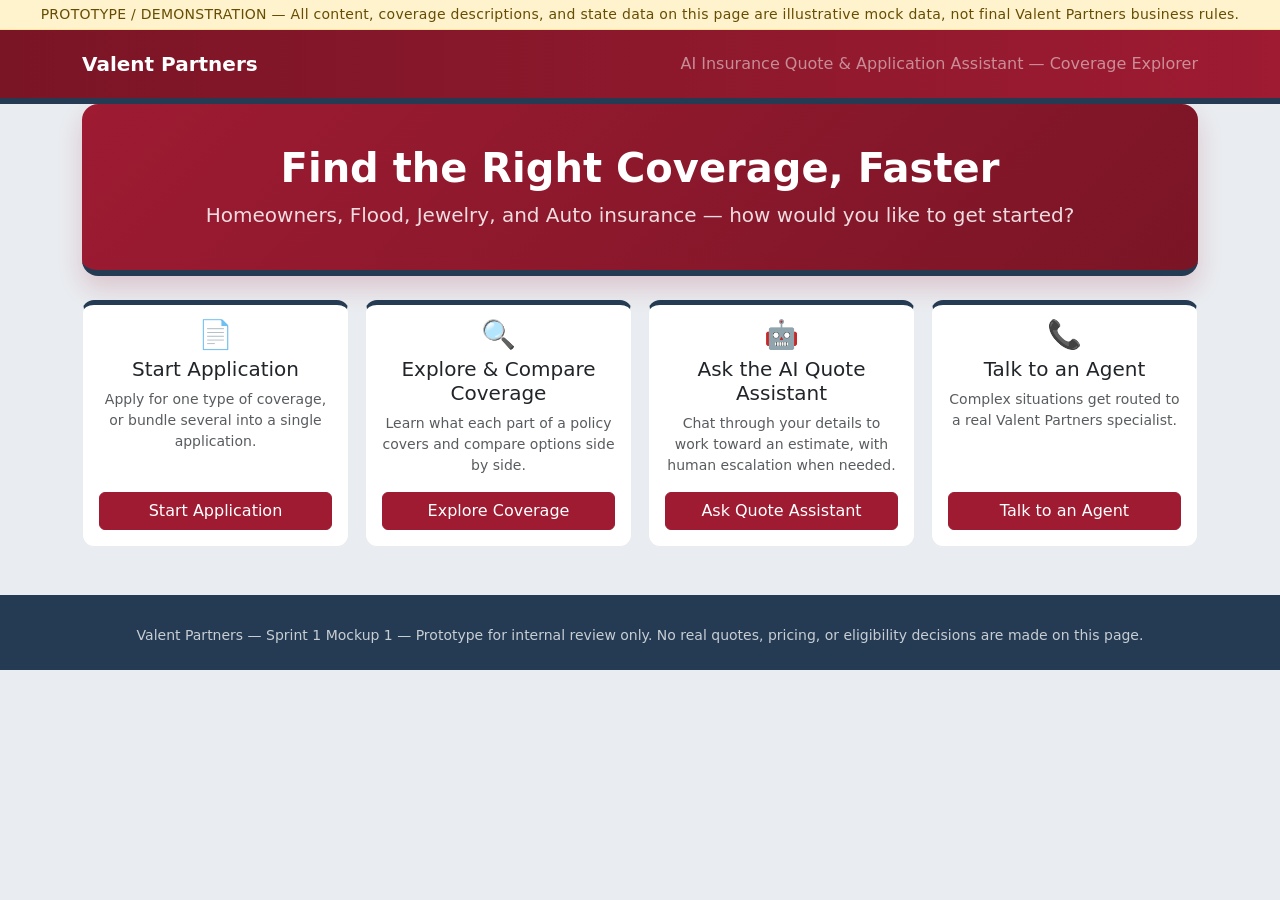
<file: Sprint 1 Mockups/mockup_1/Client/Resources/index.html>
<!DOCTYPE html>
<html lang="en" data-theme="crimson-pro">
<head>
    <meta charset="utf-8">
    <meta http-equiv="X-UA-Compatible" content="IE=edge">
    <title>Valent Partners | Coverage Explorer (Prototype)</title>
    <meta name="description" content="Valent Partners mockup 1: customer coverage discovery prototype for Homeowners, Flood, and Jewelry insurance.">
    <meta name="viewport" content="width=device-width, initial-scale=1">

    <!-- Bootstrap 5 via CDN (no jQuery dependency required for this version) -->
    <link rel="stylesheet" href="https://cdn.jsdelivr.net/npm/bootstrap@5.3.3/dist/css/bootstrap.min.css">
    <link rel="stylesheet" href="styles/index.css">
    <link rel="stylesheet" href="styles/themes.css">
</head>
<body>

    <!-- Prototype / Demonstration banner -->
    <div class="prototype-banner text-center py-1 small">
        PROTOTYPE / DEMONSTRATION &mdash; All content, coverage descriptions, and state data on this page are illustrative mock data, not final Valent Partners business rules.
    </div>

    <!-- Top navbar -->
    <nav class="navbar navbar-expand-lg navbar-dark valent-navbar">
        <div class="container">
            <a class="navbar-brand fw-bold" href="#" id="brandHome">Valent&nbsp;Partners</a>
            <span class="navbar-text text-white-50 d-none d-md-inline">AI Insurance Quote &amp; Application Assistant &mdash; Coverage Explorer</span>
        </div>
    </nav>

    <!-- Step progress indicator. Hidden on the landing page; once a path is picked,
         index.js fills in that path's steps (PATH_STEPS). Hidden during the application,
         which has its own. -->
    <div class="container d-none" id="stepIndicatorWrap">
        <ol class="step-indicator d-flex list-unstyled justify-content-between my-4" id="stepIndicator"></ol>
    </div>

    <main class="container pb-5">

        <!-- ============ SCREEN 1: Get Started (landing) ============ -->
        <section id="screen-start" class="app-screen">
            <div class="text-center mb-4">
                <h1 class="fw-bold">Find the Right Coverage, Faster</h1>
                <p class="lead text-muted mb-0">Homeowners, Flood, Jewelry, and Auto insurance &mdash; how would you like to get started?</p>
            </div>

            <div class="row g-3 justify-content-center">
                <div class="col-12 col-md-6 col-lg-3">
                    <div class="card h-100 text-center p-3 next-step-card">
                        <div class="type-icon mb-2">&#128196;</div>
                        <h2 class="h5">Start Application</h2>
                        <p class="text-muted small">Apply for one type of coverage, or bundle several into a single application.</p>
                        <button type="button" class="btn valent-btn-primary mt-auto" id="startApplicationBtn">Start Application</button>
                    </div>
                </div>
                <div class="col-12 col-md-6 col-lg-3">
                    <div class="card h-100 text-center p-3 next-step-card">
                        <div class="type-icon mb-2">&#128269;</div>
                        <h2 class="h5">Explore &amp; Compare Coverage</h2>
                        <p class="text-muted small">Learn what each part of a policy covers and compare options side by side.</p>
                        <button type="button" class="btn valent-btn-primary mt-auto" id="startExploreBtn">Explore Coverage</button>
                    </div>
                </div>
                <div class="col-12 col-md-6 col-lg-3">
                    <div class="card h-100 text-center p-3 next-step-card">
                        <div class="type-icon mb-2">&#129302;</div>
                        <h2 class="h5">Ask the AI Quote Assistant</h2>
                        <p class="text-muted small">Chat through your details to work toward an estimate, with human escalation when needed.</p>
                        <button type="button" class="btn valent-btn-primary mt-auto future-cta" data-feature="AI Quote Assistant">Ask Quote Assistant</button>
                    </div>
                </div>
                <div class="col-12 col-md-6 col-lg-3">
                    <div class="card h-100 text-center p-3 next-step-card">
                        <div class="type-icon mb-2">&#128222;</div>
                        <h2 class="h5">Talk to an Agent</h2>
                        <p class="text-muted small">Complex situations get routed to a real Valent Partners specialist.</p>
                        <button type="button" class="btn valent-btn-primary mt-auto future-cta" data-feature="Talk to an Agent">Talk to an Agent</button>
                    </div>
                </div>
            </div>
        </section>

        <!-- ============ SCREEN 2: Insurance + State Selection ============ -->
        <section id="screen-select" class="app-screen d-none">
            <div class="d-flex flex-wrap justify-content-between align-items-start gap-2 mb-4">
                <div>
                    <h2 class="fw-bold mb-1">Choose Your Coverage and State</h2>
                    <p class="text-muted mb-0" id="selectSubtitle">Select an insurance line and your state to continue.</p>
                </div>
                <button type="button" class="btn valent-btn-outline btn-sm" id="selectBackBtn">&larr; Back</button>
            </div>

            <div class="row g-3 justify-content-center mb-4" id="insuranceTypeCards">
                <div class="col-12 col-md-6 col-lg-3">
                    <button type="button" class="insurance-type-card card h-100 w-100 text-start" data-type="homeowners">
                        <div class="card-body">
                            <div class="type-icon mb-2">&#127968;</div>
                            <h2 class="h5 card-title mb-1">Homeowners</h2>
                            <p class="card-text text-muted small mb-0">Protect your home, belongings, and liability exposure.</p>
                        </div>
                    </button>
                </div>
                <div class="col-12 col-md-6 col-lg-3">
                    <button type="button" class="insurance-type-card card h-100 w-100 text-start" data-type="flood">
                        <div class="card-body">
                            <div class="type-icon mb-2">&#127754;</div>
                            <h2 class="h5 card-title mb-1">Flood</h2>
                            <p class="card-text text-muted small mb-0">Coverage for water damage typically excluded from standard homeowners policies.</p>
                        </div>
                    </button>
                </div>
                <div class="col-12 col-md-6 col-lg-3">
                    <button type="button" class="insurance-type-card card h-100 w-100 text-start" data-type="jewelry">
                        <div class="card-body">
                            <div class="type-icon mb-2">&#128142;</div>
                            <h2 class="h5 card-title mb-1">Jewelry</h2>
                            <p class="card-text text-muted small mb-0">Specialized protection for valuable or hard-to-replace items.</p>
                        </div>
                    </button>
                </div>
                <div class="col-12 col-md-6 col-lg-3">
                    <button type="button" class="insurance-type-card card h-100 w-100 text-start" data-type="auto">
                        <div class="card-body">
                            <div class="type-icon mb-2">&#128663;</div>
                            <h2 class="h5 card-title mb-1">Auto</h2>
                            <p class="card-text text-muted small mb-0">Coverage for your vehicles, liability on the road, and your drivers.</p>
                        </div>
                    </button>
                </div>
            </div>

            <div class="row justify-content-center">
                <div class="col-12 col-md-8">
                    <div class="alert state-mock-banner text-center d-none" id="bundleNote" role="status"></div>
                </div>
            </div>

            <div class="row justify-content-center">
                <div class="col-12 col-md-6">
                    <div class="card p-3 p-md-4 shadow-sm">
                        <label for="stateSelect" class="form-label fw-semibold">Your State</label>
                        <select class="form-select" id="stateSelect" aria-describedby="stateHelp"></select>
                        <div id="stateHelp" class="form-text">
                            This prototype covers Alabama, Texas, and New York. Requirements differ by state &mdash; you can compare them while exploring coverage.
                        </div>

                        <button type="button" class="btn valent-btn-primary btn-lg w-100 mt-4" id="exploreCoverageBtn" disabled>
                            Explore Coverage
                        </button>
                        <div class="form-text text-center mt-2" id="selectHint">Select an insurance type above to continue.</div>
                    </div>
                </div>
            </div>
        </section>

        <!-- ============ SCREEN 3: Coverage Explorer (content per line from LINE_COVERAGES in index.js) ============ -->
        <section id="screen-explorer" class="app-screen d-none">
            <div class="d-flex flex-wrap justify-content-between align-items-start gap-2 mb-3">
                <div>
                    <h2 class="fw-bold mb-1" id="explorerTitle">Coverage Components</h2>
                    <p class="text-muted mb-0" id="explorerIntro"></p>
                </div>
                <button type="button" class="btn valent-btn-outline btn-sm" id="explorerBackBtn">&larr; Change Selection</button>
            </div>

            <div class="alert state-mock-banner d-flex flex-wrap align-items-center justify-content-between gap-2 mb-3">
                <span id="stateMockBanner" role="status"></span>
                <button type="button" class="btn valent-btn-outline btn-sm" id="stateCompareToggle"
                        aria-expanded="false" aria-controls="stateComparePanel">Compare Across States</button>
            </div>

            <!-- Filled from STATE_COMPARISON in index.js for the line being explored -->
            <div class="card shadow-sm p-3 mb-4 d-none" id="stateComparePanel">
                <h3 class="h6 fw-bold mb-1" id="stateCompareTitle">Compare Across States</h3>
                <p class="small text-muted mb-3" id="stateCompareIntro"></p>
                <div class="table-responsive">
                    <table class="table table-bordered align-top compare-table state-compare-table mb-2" id="stateCompareTable">
                        <thead></thead>
                        <tbody></tbody>
                    </table>
                </div>
                <p class="small text-muted mb-0" id="stateCompareSources"></p>
            </div>

            <div class="row g-3" id="coverageCardGrid"></div>

            <div class="row g-3 mt-1" id="explorerNotes"></div>
            <p class="small text-muted mt-3 mb-0" id="explorerSources"></p>

            <div class="compare-bar shadow-lg" id="compareBar">
                <div class="container d-flex align-items-center justify-content-between py-2">
                    <span id="compareCount">0 coverage components selected</span>
                    <button type="button" class="btn valent-btn-primary" id="goToCompareBtn" disabled>Compare Selected &rarr;</button>
                </div>
            </div>
        </section>

        <!-- ============ SCREEN 4: Comparison ============ -->
        <section id="screen-compare" class="app-screen d-none">
            <div class="d-flex flex-wrap justify-content-between align-items-start gap-2 mb-3">
                <div>
                    <h2 class="fw-bold mb-1">Compare Coverage Components</h2>
                    <p class="text-muted mb-0">A side-by-side, plain-language look at what you selected.</p>
                </div>
                <button type="button" class="btn valent-btn-outline btn-sm" id="compareBackBtn">&larr; Back to Explorer</button>
            </div>

            <div class="table-responsive">
                <table class="table table-bordered align-top compare-table bg-white" id="compareTable">
                    <thead></thead>
                    <tbody></tbody>
                </table>
            </div>

            <div class="d-flex flex-wrap justify-content-end gap-2 mt-3">
                <button type="button" class="btn valent-btn-outline btn-lg" id="startOverBtn">Start Over</button>
                <button type="button" class="btn valent-btn-primary btn-lg" id="compareApplyBtn">Start Application &rarr;</button>
            </div>
        </section>

        <!-- ============ APPLICATION: 5-step form, saved to the API after each step ============ -->
        <section id="screen-apply" class="app-screen d-none">
            <ol class="step-indicator d-flex list-unstyled justify-content-between my-4" id="appStepIndicator">
                <!-- data-step="0" is the Type & State screen, so this bar continues the one shown there -->
                <li class="step-item" data-step="0"><span class="step-num">1</span><span class="step-label">Type &amp; State</span></li>
                <li class="step-item active" data-step="1"><span class="step-num">2</span><span class="step-label">Coverage</span></li>
                <li class="step-item" data-step="2"><span class="step-num">3</span><span class="step-label">Details</span></li>
                <li class="step-item" data-step="3"><span class="step-num">4</span><span class="step-label">Applicant</span></li>
                <li class="step-item" data-step="4"><span class="step-num">5</span><span class="step-label">Quote</span></li>
                <li class="step-item" data-step="5"><span class="step-num">6</span><span class="step-label">Submit</span></li>
            </ol>

            <div class="row justify-content-center">
                <div class="col-12 col-lg-8">
                    <div class="card shadow-sm p-3 p-md-4">
                        <div class="d-flex flex-wrap justify-content-between align-items-start gap-2 mb-3">
                            <div>
                                <h2 class="fw-bold mb-1" id="appTitle">Application</h2>
                                <p class="text-muted mb-0" id="appSubtitle"></p>
                            </div>
                            <span class="badge mock-badge" id="appIdBadge"></span>
                        </div>

                        <div class="alert alert-danger d-none" id="appError" role="alert"></div>

                        <!-- STEP 1: Coverage -->
                        <form class="app-step" data-step="1" novalidate>
                            <h3 class="h5 mb-3">Coverage</h3>
                            <div class="mb-3">
                                <label for="startDate" class="form-label">When would you like coverage to start?</label>
                                <input type="date" class="form-control" id="startDate" name="start_date" required>
                                <div class="invalid-feedback">Choose a start date of today or later.</div>
                                <div class="form-text d-none" id="floodWaitNote">
                                    Flood policies through the National Flood Insurance Program (NFIP) generally have a
                                    30-day waiting period before coverage begins, with some exceptions (for example, when
                                    buying a home). Your specialist will confirm your actual start date.
                                </div>
                            </div>

                            <fieldset class="mb-3" data-lines="homeowners">
                                <legend class="form-label fs-6">Which coverage components are you interested in?</legend>
                                <div class="form-text mt-0 mb-2">Pre-checked from your comparison, if you made one. You can change these later with an agent.</div>
                                <div class="row row-cols-1 row-cols-sm-2 g-1" id="coverageCheckboxes"></div>
                            </fieldset>

                            <fieldset class="mb-3" data-lines="homeowners">
                                <label for="dwellingCoverage" class="form-label">About how much would it cost to rebuild your home?</label>
                                <div class="input-group has-validation">
                                    <span class="input-group-text">$</span>
                                    <input type="number" class="form-control" id="dwellingCoverage" name="dwelling_coverage" required min="50000" max="5000000" step="1000" inputmode="numeric" placeholder="e.g. 300000">
                                    <div class="invalid-feedback">Enter an amount between $50,000 and $5,000,000 (whole thousands).</div>
                                </div>
                                <div class="form-text">This is your dwelling coverage. Use the cost to rebuild, not what the home would sell for. A rough guess is fine &mdash; your specialist will help you confirm it.</div>
                            </fieldset>

                            <fieldset class="mb-3" data-lines="flood">
                                <legend class="form-label fs-6 mb-1">How much flood coverage would you like?</legend>
                                <div class="form-text mt-0 mb-2">NFIP flood policies for homes cover up to $250,000 for the building and $100,000 for your belongings, each with its own deductible. Enter 0 if you don't want one of them.</div>
                                <div class="row g-3">
                                    <div class="col-12 col-md-6">
                                        <label for="floodBuilding" class="form-label">Flood coverage for the building</label>
                                        <div class="input-group has-validation">
                                            <span class="input-group-text">$</span>
                                            <input type="number" class="form-control" id="floodBuilding" name="flood_building_coverage" required min="0" max="250000" step="1000" inputmode="numeric" placeholder="e.g. 250000">
                                            <div class="invalid-feedback">Enter $0 to $250,000 (whole thousands).</div>
                                        </div>
                                    </div>
                                    <div class="col-12 col-md-6">
                                        <label for="floodContents" class="form-label">Flood coverage for your belongings</label>
                                        <div class="input-group has-validation">
                                            <span class="input-group-text">$</span>
                                            <input type="number" class="form-control" id="floodContents" name="flood_contents_coverage" required min="0" max="100000" step="1000" inputmode="numeric" placeholder="e.g. 100000">
                                            <div class="invalid-feedback">Enter $0 to $100,000 (whole thousands).</div>
                                        </div>
                                    </div>
                                </div>
                            </fieldset>

                            <fieldset class="mb-3" data-lines="auto">
                                <legend class="form-label fs-6 mb-1">What auto coverage would you like?</legend>
                                <div class="form-check">
                                    <input class="form-check-input" type="radio" name="auto_coverage" id="autoCovLiability" value="liability" required>
                                    <label class="form-check-label" for="autoCovLiability">Liability only <span class="text-muted">&mdash; pays for damage and injuries you cause to others</span></label>
                                </div>
                                <div class="form-check">
                                    <input class="form-check-input" type="radio" name="auto_coverage" id="autoCovFull" value="full" required>
                                    <label class="form-check-label" for="autoCovFull">Liability + collision &amp; comprehensive <span class="text-muted">&mdash; also covers damage to your own vehicle</span></label>
                                </div>
                                <div class="form-text">Required coverages vary by state. If your vehicle is financed or leased, your lender usually requires collision &amp; comprehensive.</div>
                            </fieldset>

                            <!-- data-hide-with: not asked when Homeowners is in the same bundle -->
                            <fieldset class="mb-3" data-lines="flood" data-hide-with="homeowners">
                                <legend class="form-label fs-6">Do you currently have a homeowners policy for this property?</legend>
                                <div class="form-check form-check-inline">
                                    <input class="form-check-input" type="radio" name="has_homeowners_policy" id="hasHoYes" value="yes" required>
                                    <label class="form-check-label" for="hasHoYes">Yes</label>
                                </div>
                                <div class="form-check form-check-inline">
                                    <input class="form-check-input" type="radio" name="has_homeowners_policy" id="hasHoNo" value="no" required>
                                    <label class="form-check-label" for="hasHoNo">No</label>
                                </div>
                            </fieldset>

                            <!-- Asked for every line. "Yes" shows the current-policy fields below. -->
                            <fieldset class="mb-3">
                                <legend class="form-label fs-6">Are you switching from another insurance company?</legend>
                                <div class="form-check form-check-inline">
                                    <input class="form-check-input" type="radio" name="switching_carrier" id="switchingYes" value="yes" required>
                                    <label class="form-check-label" for="switchingYes">Yes</label>
                                </div>
                                <div class="form-check form-check-inline">
                                    <input class="form-check-input" type="radio" name="switching_carrier" id="switchingNo" value="no" required>
                                    <label class="form-check-label" for="switchingNo">No</label>
                                </div>
                            </fieldset>

                            <!-- Enabled only when switching (disabled fields aren't validated or sent) -->
                            <fieldset class="mb-3 current-policy-fields d-none" id="currentPolicyFields" disabled>
                                <div class="row g-3">
                                    <div class="col-12 col-sm-6">
                                        <label for="currentInsurer" class="form-label">Current insurance company</label>
                                        <input type="text" class="form-control" id="currentInsurer" name="current_insurer" required maxlength="100" autocomplete="off">
                                        <div class="invalid-feedback">Enter the name of your current insurance company.</div>
                                    </div>
                                    <div class="col-12 col-sm-6">
                                        <label for="currentPolicyEnd" class="form-label">When does your current policy end?</label>
                                        <input type="date" class="form-control" id="currentPolicyEnd" name="current_policy_end" required>
                                        <div class="invalid-feedback">Enter the date your current policy ends.</div>
                                    </div>
                                    <div class="col-12">
                                        <div class="form-text mt-0">We&rsquo;ll set your start date to that day so you don&rsquo;t have a gap in coverage. You can still change it above.</div>
                                    </div>
                                    <div class="col-12">
                                        <!-- No name attribute: the file is uploaded separately, not saved as an answer -->
                                        <label for="currentPolicyFile" class="form-label">Declarations page <span class="text-muted">(optional)</span></label>
                                        <input type="file" class="form-control" id="currentPolicyFile"
                                               accept=".pdf,.jpg,.jpeg,.png,application/pdf,image/jpeg,image/png" aria-describedby="currentPolicyFileHelp">
                                        <div class="invalid-feedback" id="currentPolicyFileError"></div>
                                        <div class="small mt-1 d-none" id="currentPolicyFileStatus"></div>
                                        <div class="form-text" id="currentPolicyFileHelp">
                                            The 1&ndash;2 page summary of your current coverage. Your specialist uses it to match or improve
                                            what you have now. PDF, JPG, or PNG, up to 5&nbsp;MB.
                                            <strong>Prototype: please don&rsquo;t upload a real policy.</strong>
                                        </div>
                                    </div>
                                </div>
                            </fieldset>
                        </form>

                        <!-- STEP 2: Property / Item / Vehicle Details (sections shown per insurance line) -->
                        <form class="app-step d-none" data-step="2" novalidate>
                            <fieldset data-lines="homeowners flood">
                                <h3 class="h5 mb-3">Property Details</h3>
                                <div class="mb-3">
                                    <label for="street" class="form-label">Street address</label>
                                    <input type="text" class="form-control" id="street" name="street" required maxlength="200" autocomplete="street-address">
                                    <div class="invalid-feedback">Enter the property's street address.</div>
                                </div>
                                <div class="row g-3 mb-3">
                                    <div class="col-12 col-md-7">
                                        <label for="city" class="form-label">City</label>
                                        <input type="text" class="form-control" id="city" name="city" required maxlength="100">
                                        <div class="invalid-feedback">Enter a city.</div>
                                    </div>
                                    <div class="col-12 col-md-5">
                                        <label for="zip" class="form-label">ZIP code</label>
                                        <input type="text" class="form-control" id="zip" name="zip" required pattern="\d{5}" inputmode="numeric" maxlength="5" autocomplete="postal-code">
                                        <div class="invalid-feedback">Enter a 5-digit ZIP code.</div>
                                    </div>
                                </div>
                                <div class="row g-3 mb-3">
                                    <div class="col-12 col-md-4">
                                        <label for="homeType" class="form-label">Home type</label>
                                        <select class="form-select" id="homeType" name="home_type" required>
                                            <option value="">Choose...</option>
                                            <option value="single_family">Single-family house</option>
                                            <option value="townhouse">Townhouse</option>
                                            <option value="condo">Condo</option>
                                            <option value="mobile">Mobile / manufactured</option>
                                        </select>
                                        <div class="invalid-feedback">Choose a home type.</div>
                                    </div>
                                    <div class="col-6 col-md-4">
                                        <label for="yearBuilt" class="form-label">Year built</label>
                                        <input type="number" class="form-control" id="yearBuilt" name="year_built" required min="1800">
                                        <div class="invalid-feedback">Enter a valid year.</div>
                                    </div>
                                    <div class="col-6 col-md-4">
                                        <label for="squareFeet" class="form-label">Square feet</label>
                                        <input type="number" class="form-control" id="squareFeet" name="square_feet" required min="100" max="50000">
                                        <div class="invalid-feedback">Enter the home's size.</div>
                                    </div>
                                </div>
                            </fieldset>

                            <fieldset data-lines="flood">
                                <div class="row g-3 mb-3">
                                    <div class="col-12 col-md-6">
                                        <label for="floodZone" class="form-label">Flood zone (if known)</label>
                                        <select class="form-select" id="floodZone" name="flood_zone" required>
                                            <option value="unknown">I don't know</option>
                                            <option value="A">Zone A / AE (high risk)</option>
                                            <option value="V">Zone V / VE (coastal high risk)</option>
                                            <option value="X">Zone X (moderate/low risk)</option>
                                        </select>
                                        <div class="form-text">Not sure? That's fine &mdash; a specialist can look it up.</div>
                                    </div>
                                    <div class="col-12 col-md-6">
                                        <span class="form-label d-block">Does the home have a basement?</span>
                                        <div class="form-check form-check-inline">
                                            <input class="form-check-input" type="radio" name="has_basement" id="basementYes" value="yes" required>
                                            <label class="form-check-label" for="basementYes">Yes</label>
                                        </div>
                                        <div class="form-check form-check-inline">
                                            <input class="form-check-input" type="radio" name="has_basement" id="basementNo" value="no" required>
                                            <label class="form-check-label" for="basementNo">No</label>
                                        </div>
                                    </div>
                                </div>
                            </fieldset>

                            <!-- Repeatable lists: the cards inside are built from the <template>s at the
                                 bottom of this section (see "REPEATABLE ITEMS" in index.js) -->
                            <fieldset data-lines="jewelry">
                                <h3 class="h5 mb-1">Jewelry Details</h3>
                                <p class="form-text mt-0 mb-3">Add each piece you'd like to insure.</p>
                                <div class="repeat-list" data-item-type="jewelry"></div>
                                <div class="d-flex flex-wrap justify-content-between align-items-center gap-2 mb-3">
                                    <button type="button" class="btn valent-btn-outline btn-sm repeat-add" data-item-type="jewelry">+ Add another item</button>
                                    <span class="small text-muted" id="jewelryTotal"></span>
                                </div>
                            </fieldset>

                            <fieldset data-lines="auto">
                                <h3 class="h5 mb-1">Vehicles</h3>
                                <p class="form-text mt-0 mb-3">Add each vehicle you'd like to insure.</p>
                                <div class="repeat-list" data-item-type="vehicle"></div>
                                <button type="button" class="btn valent-btn-outline btn-sm repeat-add mb-4" data-item-type="vehicle">+ Add another vehicle</button>

                                <h3 class="h5 mb-1">Drivers</h3>
                                <p class="form-text mt-0 mb-3">List everyone in your household who will drive these vehicles, including you.</p>
                                <div class="repeat-list" data-item-type="driver"></div>
                                <button type="button" class="btn valent-btn-outline btn-sm repeat-add mb-4" data-item-type="driver">+ Add another driver</button>

                                <div class="mb-3">
                                    <span class="form-label d-block">Any recent accidents, claims, or moving violations for any driver?</span>
                                    <div class="form-text mt-0 mb-1">Your specialist will confirm the time period your insurance company looks back on.</div>
                                    <div class="form-check form-check-inline">
                                        <input class="form-check-input" type="radio" name="recent_incidents" id="incidentsYes" value="yes" required>
                                        <label class="form-check-label" for="incidentsYes">Yes</label>
                                    </div>
                                    <div class="form-check form-check-inline">
                                        <input class="form-check-input" type="radio" name="recent_incidents" id="incidentsNo" value="no" required>
                                        <label class="form-check-label" for="incidentsNo">No</label>
                                    </div>
                                </div>
                            </fieldset>
                        </form>

                        <!-- STEP 3: Applicant Details -->
                        <form class="app-step d-none" data-step="3" novalidate>
                            <h3 class="h5 mb-3">Applicant Details</h3>
                            <div class="row g-3 mb-3">
                                <div class="col-12 col-md-6">
                                    <label for="firstName" class="form-label">First name</label>
                                    <input type="text" class="form-control" id="firstName" name="first_name" required maxlength="100" autocomplete="given-name">
                                    <div class="invalid-feedback">Enter your first name.</div>
                                </div>
                                <div class="col-12 col-md-6">
                                    <label for="lastName" class="form-label">Last name</label>
                                    <input type="text" class="form-control" id="lastName" name="last_name" required maxlength="100" autocomplete="family-name">
                                    <div class="invalid-feedback">Enter your last name.</div>
                                </div>
                            </div>
                            <div class="row g-3 mb-3">
                                <div class="col-12 col-md-6">
                                    <label for="email" class="form-label">Email</label>
                                    <input type="email" class="form-control" id="email" name="email" required maxlength="255" autocomplete="email">
                                    <div class="invalid-feedback">Enter a valid email address.</div>
                                </div>
                                <div class="col-12 col-md-6">
                                    <label for="phone" class="form-label">Phone <span class="text-muted">(optional)</span></label>
                                    <input type="tel" class="form-control" id="phone" name="phone" pattern="[0-9()+\-. ]{7,20}" maxlength="20" autocomplete="tel">
                                    <div class="invalid-feedback">Enter a valid phone number.</div>
                                </div>
                            </div>
                        </form>

                        <!-- STEP 4: Quote -->
                        <form class="app-step d-none" data-step="4" novalidate>
                            <h3 class="h5 mb-3">Your Quote</h3>
                            <div class="alert alert-success d-none" id="appBundleNote">
                                <strong>Bundle:</strong> <span id="appBundleLines"></span>.
                                Bundling may qualify you for a multi-policy discount &mdash; your specialist will confirm.
                            </div>
                            <!-- Filled by renderQuote() in index.js from POST /api/applications/{id}/quote -->
                            <div id="quoteResult" aria-live="polite"></div>
                            <h4 class="h6 mt-4">Review your answers</h4>
                            <dl class="row small mb-0" id="appReview"></dl>
                        </form>

                        <!-- STEP 5: Submit -->
                        <form class="app-step d-none" data-step="5" novalidate>
                            <h3 class="h5 mb-3">Submit Your Application</h3>
                            <p>Your application will go to a Valent Partners specialist for review. Submitting does not bind coverage or guarantee approval.</p>
                            <div class="form-check mb-3">
                                <input class="form-check-input" type="checkbox" id="confirmAccurate" required>
                                <label class="form-check-label" for="confirmAccurate">I confirm the information I provided is accurate to the best of my knowledge.</label>
                                <div class="invalid-feedback">Please confirm before submitting.</div>
                            </div>
                        </form>

                        <!-- Shown after a successful submit -->
                        <div class="text-center py-4 d-none" id="appDone">
                            <div class="type-icon display-4 mb-3">&#9989;</div>
                            <h3 class="fw-bold">Application Submitted</h3>
                            <p class="lead mb-1">Your application number is <strong id="appDoneId"></strong>.</p>
                            <p class="text-muted">A Valent Partners specialist will review it and contact you at <span id="appDoneEmail"></span>.</p>
                            <button type="button" class="btn valent-btn-primary mt-2" id="appDoneHomeBtn">Back to Home</button>
                        </div>

                        <div class="d-flex justify-content-between gap-2 mt-4" id="appNav">
                            <button type="button" class="btn valent-btn-outline" id="appBackBtn">&larr; Back</button>
                            <button type="button" class="btn valent-btn-primary" id="appNextBtn">Next &rarr;</button>
                        </div>
                    </div>
                </div>
            </div>
            <!-- ===== Templates for repeatable items (copied by index.js; fields use data-field, not name) ===== -->
            <template id="tpl-vehicle">
                <div class="repeat-item card p-3 mb-3">
                    <div class="d-flex justify-content-between align-items-center mb-2">
                        <h4 class="h6 mb-0 repeat-item-title"></h4>
                        <button type="button" class="btn btn-sm valent-btn-outline repeat-remove">Remove</button>
                    </div>
                    <div class="row g-3 mb-2">
                        <div class="col-4 col-md-3">
                            <label class="form-label" data-for="year">Year</label>
                            <input type="number" class="form-control" data-field="year" required min="1950">
                            <div class="invalid-feedback">Enter a valid year.</div>
                        </div>
                        <div class="col-8 col-md-4">
                            <label class="form-label" data-for="make">Make</label>
                            <input type="text" class="form-control" data-field="make" required maxlength="50" placeholder="e.g. Toyota">
                            <div class="invalid-feedback">Enter the make.</div>
                        </div>
                        <div class="col-12 col-md-5">
                            <label class="form-label" data-for="model">Model</label>
                            <input type="text" class="form-control" data-field="model" required maxlength="50" placeholder="e.g. Camry">
                            <div class="invalid-feedback">Enter the model.</div>
                        </div>
                    </div>
                    <div class="row g-3 mb-2">
                        <div class="col-12 col-md-4">
                            <label class="form-label" data-for="use">Primary use</label>
                            <select class="form-select" data-field="use" required>
                                <option value="">Choose...</option>
                                <option value="commute">Commuting to work/school</option>
                                <option value="pleasure">Personal / errands</option>
                                <option value="business">Business</option>
                                <option value="rideshare">Rideshare / delivery</option>
                            </select>
                            <div class="invalid-feedback">Choose how it's used.</div>
                        </div>
                        <div class="col-6 col-md-4">
                            <label class="form-label" data-for="annual_mileage">Miles per year</label>
                            <input type="number" class="form-control" data-field="annual_mileage" required min="0" max="200000" placeholder="e.g. 12000">
                            <div class="invalid-feedback">Enter an estimate.</div>
                        </div>
                        <div class="col-6 col-md-4">
                            <label class="form-label" data-for="garaging_zip">ZIP where it's parked</label>
                            <input type="text" class="form-control garaging-zip" data-field="garaging_zip" required pattern="\d{5}" inputmode="numeric" maxlength="5">
                            <div class="invalid-feedback">Enter a 5-digit ZIP code.</div>
                        </div>
                    </div>
                    <div class="row g-3">
                        <div class="col-12 col-md-4">
                            <label class="form-label" data-for="ownership">Owned, financed, or leased?</label>
                            <select class="form-select" data-field="ownership" required>
                                <option value="">Choose...</option>
                                <option value="owned">Owned outright</option>
                                <option value="financed">Financed (loan)</option>
                                <option value="leased">Leased</option>
                            </select>
                            <div class="invalid-feedback">Choose one.</div>
                        </div>
                        <div class="col-12 col-md-8 d-flex align-items-end">
                            <div class="form-text lender-note d-none">Lenders and leasing companies usually require collision and comprehensive coverage. Your specialist will confirm what's required.</div>
                        </div>
                    </div>
                </div>
            </template>

            <template id="tpl-driver">
                <div class="repeat-item card p-3 mb-3">
                    <div class="d-flex justify-content-between align-items-center mb-2">
                        <h4 class="h6 mb-0 repeat-item-title"></h4>
                        <button type="button" class="btn btn-sm valent-btn-outline repeat-remove">Remove</button>
                    </div>
                    <div class="row g-3 mb-2">
                        <div class="col-12 col-md-4">
                            <label class="form-label" data-for="first_name">First name</label>
                            <input type="text" class="form-control" data-field="first_name" required maxlength="100">
                            <div class="invalid-feedback">Enter a first name.</div>
                        </div>
                        <div class="col-12 col-md-4">
                            <label class="form-label" data-for="last_name">Last name</label>
                            <input type="text" class="form-control" data-field="last_name" required maxlength="100">
                            <div class="invalid-feedback">Enter a last name.</div>
                        </div>
                        <div class="col-12 col-md-4">
                            <label class="form-label" data-for="relationship">Relationship to you</label>
                            <select class="form-select" data-field="relationship" required>
                                <option value="">Choose...</option>
                                <option value="self">This is me</option>
                                <option value="spouse">Spouse / partner</option>
                                <option value="child">Child</option>
                                <option value="other_relative">Other relative</option>
                                <option value="other">Other household member</option>
                            </select>
                            <div class="invalid-feedback">Choose a relationship.</div>
                        </div>
                    </div>
                    <div class="row g-3">
                        <div class="col-6 col-md-4">
                            <label class="form-label" data-for="years_licensed">Years licensed</label>
                            <input type="number" class="form-control" data-field="years_licensed" required min="0" max="80">
                            <div class="invalid-feedback">Enter 0&ndash;80.</div>
                        </div>
                        <div class="col-12 col-md-8">
                            <label class="form-label" data-for="primary_vehicle">Vehicle they drive most</label>
                            <select class="form-select driver-vehicle" data-field="primary_vehicle" required></select>
                            <div class="invalid-feedback">Choose a vehicle.</div>
                        </div>
                    </div>
                </div>
            </template>

            <template id="tpl-jewelry">
                <div class="repeat-item card p-3 mb-3">
                    <div class="d-flex justify-content-between align-items-center mb-2">
                        <h4 class="h6 mb-0 repeat-item-title"></h4>
                        <button type="button" class="btn btn-sm valent-btn-outline repeat-remove">Remove</button>
                    </div>
                    <div class="row g-3 mb-2">
                        <div class="col-12 col-md-6">
                            <label class="form-label" data-for="item_type">Item type</label>
                            <select class="form-select" data-field="item_type" required>
                                <option value="">Choose...</option>
                                <option value="ring">Ring</option>
                                <option value="necklace">Necklace</option>
                                <option value="bracelet">Bracelet</option>
                                <option value="earrings">Earrings</option>
                                <option value="watch">Watch</option>
                                <option value="other">Other</option>
                            </select>
                            <div class="invalid-feedback">Choose an item type.</div>
                        </div>
                        <div class="col-12 col-md-6">
                            <label class="form-label" data-for="value">Estimated value ($)</label>
                            <input type="number" class="form-control jewelry-value" data-field="value" required min="1" step="any">
                            <div class="invalid-feedback">Enter the item's estimated value.</div>
                        </div>
                    </div>
                    <div class="mb-2">
                        <label class="form-label" data-for="description">Description</label>
                        <textarea class="form-control" data-field="description" rows="2" required maxlength="500" placeholder="e.g. 1.5 ct diamond engagement ring, platinum band"></textarea>
                        <div class="invalid-feedback">Briefly describe the item.</div>
                    </div>
                    <div class="row g-3">
                        <div class="col-12 col-md-6">
                            <label class="form-label" data-for="appraised">Professionally appraised?</label>
                            <select class="form-select" data-field="appraised" required>
                                <option value="">Choose...</option>
                                <option value="yes">Yes</option>
                                <option value="no">No</option>
                            </select>
                            <div class="invalid-feedback">Choose yes or no.</div>
                        </div>
                        <div class="col-12 col-md-6">
                            <label class="form-label" data-for="appraisal_date">Appraisal date <span class="text-muted">(optional)</span></label>
                            <input type="date" class="form-control appraisal-date" data-field="appraisal_date">
                            <div class="invalid-feedback">The appraisal date can't be in the future.</div>
                        </div>
                    </div>
                </div>
            </template>
        </section>

    </main>

    <footer class="text-center text-muted small py-4 border-top">
        Valent Partners &mdash; Sprint 1 Mockup 1 &mdash; Prototype for internal review only. No real quotes, pricing, or eligibility decisions are made on this page.
    </footer>

    <!-- Coverage detail modal -->
    <div class="modal fade" id="coverageDetailModal" tabindex="-1" aria-hidden="true">
        <div class="modal-dialog modal-dialog-scrollable modal-lg">
            <div class="modal-content">
                <div class="modal-header">
                    <h5 class="modal-title" id="coverageDetailModalLabel">Coverage Detail</h5>
                    <button type="button" class="btn-close" data-bs-dismiss="modal" aria-label="Close"></button>
                </div>
                <div class="modal-body" id="coverageDetailModalBody"></div>
                <div class="modal-footer">
                    <button type="button" class="btn valent-btn-outline" data-bs-dismiss="modal">Close</button>
                    <button type="button" class="btn valent-btn-primary" id="modalAddToCompareBtn">Add to Comparison</button>
                </div>
            </div>
        </div>
    </div>

    <!-- Future feature modal -->
    <div class="modal fade" id="futureFeatureModal" tabindex="-1" aria-hidden="true">
        <div class="modal-dialog">
            <div class="modal-content">
                <div class="modal-header">
                    <h5 class="modal-title">Future Prototype Feature</h5>
                    <button type="button" class="btn-close" data-bs-dismiss="modal" aria-label="Close"></button>
                </div>
                <div class="modal-body" id="futureFeatureModalBody"></div>
                <div class="modal-footer">
                    <button type="button" class="btn valent-btn-primary" data-bs-dismiss="modal">Got it</button>
                </div>
            </div>
        </div>
    </div>

    <!-- Bootstrap 5 bundle (includes Popper) via CDN -->
    <script src="https://cdn.jsdelivr.net/npm/bootstrap@5.3.3/dist/js/bootstrap.bundle.min.js"></script>
    <script src="scripts/index.js"></script>
</body>
</html>
</file>
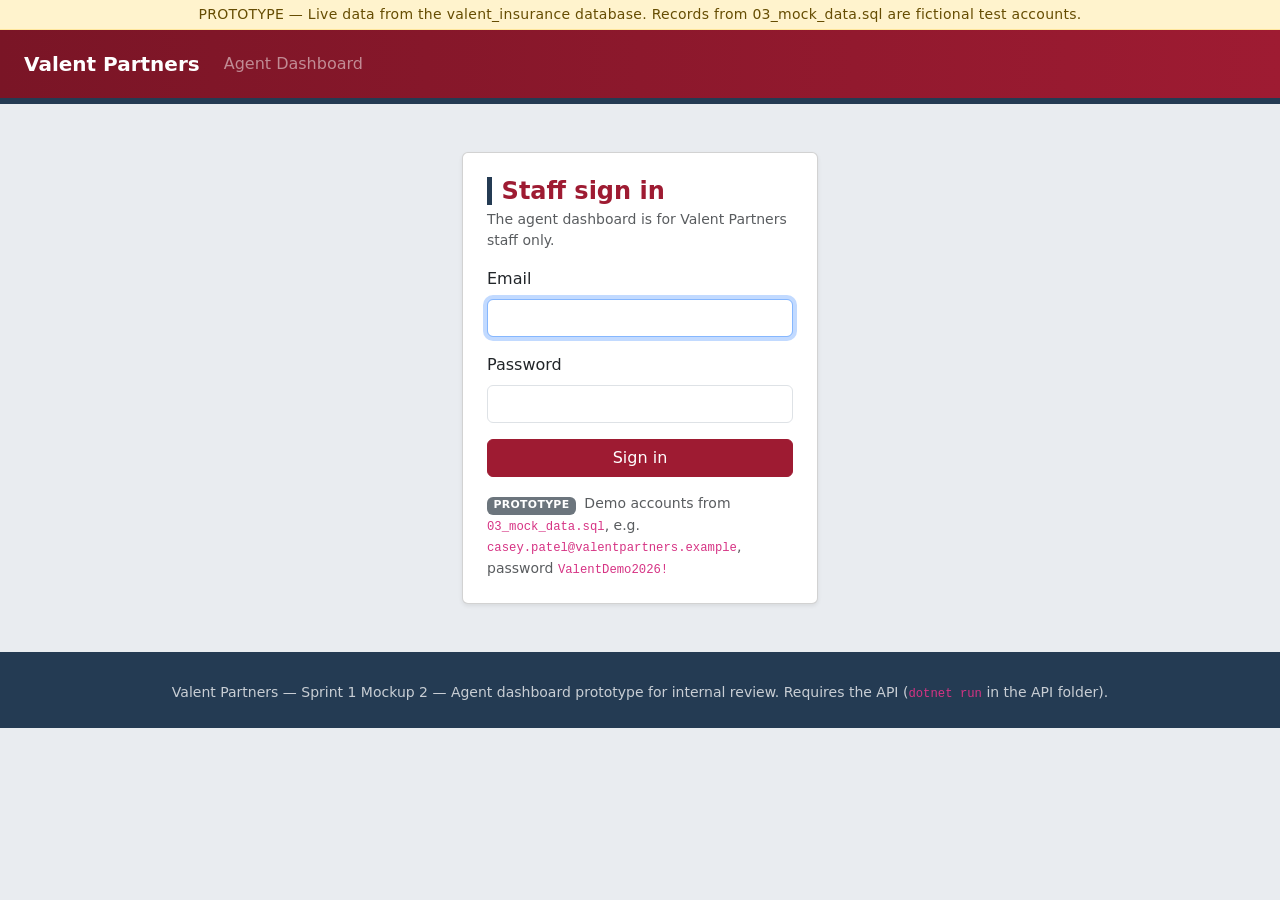
<file: Sprint 1 Mockups/mockup_2/Client/Resources/index.html>
<!DOCTYPE html>
<html lang="en" data-theme="crimson-pro">
<head>
    <meta charset="utf-8">
    <meta http-equiv="X-UA-Compatible" content="IE=edge">
    <title>Valent Partners | Agent Dashboard</title>
    <meta name="description" content="Valent Partners mockup 2: agent dashboard with application funnel, friction metrics, and review queue, loaded from the valent_insurance database.">
    <meta name="viewport" content="width=device-width, initial-scale=1">

    <!-- Bootstrap 5 via CDN (no jQuery dependency required for this version) -->
    <link rel="stylesheet" href="https://cdn.jsdelivr.net/npm/bootstrap@5.3.3/dist/css/bootstrap.min.css">
    <link rel="stylesheet" href="styles/index.css">
    <link rel="stylesheet" href="styles/themes.css">
</head>
<body>

    <!-- Prototype banner -->
    <div class="prototype-banner text-center py-1 small">
        PROTOTYPE &mdash; Live data from the valent_insurance database. Records from 03_mock_data.sql are fictional test accounts.
    </div>

    <!-- Top navbar -->
    <nav class="navbar navbar-expand-lg navbar-dark valent-navbar">
        <div class="container-fluid px-3 px-lg-4 flex-wrap gap-2">
            <a class="navbar-brand fw-bold mb-0" href="#">Valent&nbsp;Partners</a>
            <span class="navbar-text text-white-50 d-none d-md-inline me-auto">Agent Dashboard</span>
            <div class="d-flex align-items-center gap-2 d-none" id="signedInBox">
                <span class="text-white-50 small text-nowrap">Signed in as <strong class="text-white" id="signedInName"></strong></span>
                <button type="button" class="btn btn-sm btn-outline-light" id="signOutBtn">Sign out</button>
            </div>
        </div>
    </nav>

    <!-- ============ SIGN IN (shown until a staff member signs in) ============ -->
    <section class="container py-5 d-none" id="loginScreen">
        <div class="row justify-content-center">
            <div class="col-12 col-sm-9 col-md-6 col-lg-4">
                <div class="card shadow-sm">
                    <div class="card-body p-4">
                        <h1 class="h4 section-heading mb-1">Staff sign in</h1>
                        <p class="text-muted small mb-3">The agent dashboard is for Valent Partners staff only.</p>
                        <div class="alert alert-danger small d-none" id="loginError" role="alert"></div>
                        <form id="loginForm" novalidate>
                            <div class="mb-3">
                                <label for="loginEmail" class="form-label">Email</label>
                                <input type="email" class="form-control" id="loginEmail" autocomplete="username" required>
                            </div>
                            <div class="mb-3">
                                <label for="loginPassword" class="form-label">Password</label>
                                <input type="password" class="form-control" id="loginPassword" autocomplete="current-password" required>
                            </div>
                            <button type="submit" class="btn valent-btn-primary w-100" id="loginBtn">Sign in</button>
                        </form>
                        <p class="small text-muted mt-3 mb-0">
                            <span class="badge mock-badge me-1">PROTOTYPE</span>
                            Demo accounts from <code>03_mock_data.sql</code>, e.g. <code>casey.patel@valentpartners.example</code>,
                            password <code>ValentDemo2026!</code>
                        </p>
                    </div>
                </div>
            </div>
        </div>
    </section>

    <main class="container-fluid px-3 px-lg-4 pb-5 d-none" id="dashboardContent">

        <!-- Shown when the API can't be reached -->
        <div class="alert alert-danger mt-3 d-none" id="apiError" role="alert"></div>

        <!-- ============ FILTERS ============ -->
        <section class="filters-bar shadow-sm my-3 p-3">
            <div class="row g-3 align-items-end">
                <div class="col-6 col-md-3">
                    <label for="filterState" class="form-label fw-semibold small mb-1">State</label>
                    <select class="form-select form-select-sm" id="filterState"></select>
                </div>
                <div class="col-6 col-md-3">
                    <label for="filterLine" class="form-label fw-semibold small mb-1">Insurance Line</label>
                    <select class="form-select form-select-sm" id="filterLine">
                        <option value="">All Lines</option>
                        <option value="HOME">Homeowners</option>
                        <option value="FLOOD">Flood</option>
                        <option value="JEWELRY">Jewelry</option>
                        <option value="AUTO">Auto</option>
                    </select>
                </div>
                <div class="col-6 col-md-3">
                    <label for="filterRange" class="form-label fw-semibold small mb-1">Started</label>
                    <select class="form-select form-select-sm" id="filterRange">
                        <option value="last7">Last 7 days</option>
                        <option value="last30">Last 30 days</option>
                        <option value="last90">Last 90 days</option>
                        <option value="ytd">Year to date</option>
                        <option value="all" selected>All time</option>
                    </select>
                </div>
                <div class="col-6 col-md-3 d-flex gap-2">
                    <button type="button" class="btn valent-btn-outline btn-sm w-100" id="resetFiltersBtn">Reset</button>
                    <button type="button" class="btn btn-light btn-sm w-100" id="refreshBtn">Refresh</button>
                </div>
            </div>
            <p class="small text-muted mb-0 mt-2" id="filterSummary"></p>
        </section>

        <div class="alert drilldown-note small mb-3">
            <strong>State / insurance drill-down:</strong> the filters above apply to every section below. Bundles count toward each of their lines. A higher exit rate for a state does not by itself prove that state's rules caused the behavior &mdash; it is a starting point for investigation, not a conclusion.
        </div>

        <!-- ============ KPI OVERVIEW ============ -->
        <section class="mb-4">
            <h2 class="h5 section-heading">KPI Overview</h2>
            <div class="row g-3" id="kpiRow"></div>
        </section>

        <!-- ============ APPLICATION FUNNEL ============ -->
        <section class="mb-4">
            <div class="card shadow-sm">
                <div class="card-body">
                    <div class="d-flex flex-wrap justify-content-between align-items-center mb-1">
                        <h2 class="h5 section-heading mb-0">Application Funnel</h2>
                        <span class="text-muted small">Click a stage for detail</span>
                    </div>
                    <p class="text-muted small mb-3">Applications reaching each step of the form, with continuation / drop-off between steps. The step with the biggest drop-off is flagged.</p>
                    <div id="funnelContainer"></div>
                </div>
            </div>
        </section>

        <!-- ============ FRICTION METRICS ============ -->
        <section class="mb-4">
            <div class="card shadow-sm">
                <div class="card-body">
                    <h2 class="h5 section-heading">Confusion / Friction Metrics</h2>

                    <div class="alert metric-clarification small">
                        <strong>Where these numbers come from:</strong> the <code>analytics_events</code> table. Right now only <code>03_mock_data.sql</code> fills it &mdash; the customer form doesn't send tracking events yet, so new applications show up in the funnel but not here.
                        "Dwell time" below means time on a step, not hover or field-focus time. What counts as a "quick exit" still needs to be agreed with the client.
                    </div>

                    <div class="table-responsive">
                        <table class="table table-hover align-middle friction-table bg-white mb-0" id="frictionTable">
                            <thead>
                                <tr>
                                    <th>Step</th>
                                    <th>Visits</th>
                                    <th>Avg Dwell Time</th>
                                    <th>Exit Rate</th>
                                    <th>Quick-Exit Rate</th>
                                    <th>Drop-off</th>
                                    <th>Validation Errors</th>
                                    <th>Back Clicks</th>
                                    <th>Status</th>
                                </tr>
                            </thead>
                            <tbody id="frictionTableBody"></tbody>
                        </table>
                    </div>
                </div>
            </div>
        </section>

        <!-- ============ PRICING ESTIMATES ============ -->
        <section class="mb-4">
            <div class="card shadow-sm">
                <div class="card-body">
                    <div class="d-flex flex-wrap align-items-center gap-2 mb-1">
                        <h2 class="h5 section-heading mb-0">Estimated Pricing</h2>
                        <span class="badge mock-badge">DEMO ESTIMATES</span>
                    </div>
                    <p class="text-muted small mb-3" id="pricingIntro"></p>
                    <div class="table-responsive">
                        <table class="table align-middle bg-white mb-0">
                            <thead>
                                <tr>
                                    <th>Insurance Line</th>
                                    <th>Estimates</th>
                                    <th>Lowest</th>
                                    <th>Highest</th>
                                    <th>Average Range</th>
                                </tr>
                            </thead>
                            <tbody id="pricingTableBody"></tbody>
                        </table>
                    </div>
                    <p class="small text-muted mb-0 mt-2" id="pricingFootnote"></p>
                </div>
            </div>
        </section>

        <!-- ============ AGENT USAGE ============ -->
        <section class="mb-4">
            <div class="card shadow-sm">
                <div class="card-body">
                    <h2 class="h5 section-heading">Agent Usage</h2>
                    <p class="text-muted small mb-3">How often submitted applications need a human agent, and what each agent has done. Counts status changes on applications matching the filters above.</p>
                    <div class="row g-3 mb-3" id="agentKpiRow"></div>
                    <div class="table-responsive">
                        <table class="table table-hover align-middle bg-white mb-0">
                            <thead>
                                <tr>
                                    <th>Agent</th>
                                    <th>Actions</th>
                                    <th>Applications</th>
                                    <th>Approved</th>
                                    <th>Rejected</th>
                                    <th>Escalated</th>
                                    <th>Last Active</th>
                                </tr>
                            </thead>
                            <tbody id="agentTableBody"></tbody>
                        </table>
                    </div>
                </div>
            </div>
        </section>

        <!-- ============ REVIEW QUEUE ============ -->
        <section class="mb-4">
            <div class="card shadow-sm">
                <div class="card-body">
                    <div class="d-flex flex-wrap justify-content-between align-items-center gap-2 mb-1">
                        <h2 class="h5 section-heading mb-0">Application Review Queue</h2>
                        <div class="d-flex align-items-center gap-2">
                            <label for="queueStatus" class="small text-muted mb-0">Show</label>
                            <select class="form-select form-select-sm" id="queueStatus">
                                <option value="open" selected>Needs action</option>
                                <option value="submitted">New (submitted)</option>
                                <option value="under_review">Under review</option>
                                <option value="escalated">Escalated</option>
                                <option value="approved">Approved</option>
                                <option value="rejected">Rejected</option>
                                <option value="all">All submitted</option>
                            </select>
                        </div>
                    </div>
                    <p class="text-muted small mb-3">Submitted applications matching the filters above. Click a row to see the customer's answers and approve, reject, or escalate it.</p>
                    <div class="table-responsive">
                        <table class="table table-hover align-middle bg-white mb-0" id="queueTable">
                            <thead>
                                <tr>
                                    <th>Application</th>
                                    <th>Applicant</th>
                                    <th>Insurance Line</th>
                                    <th>State</th>
                                    <th>Status</th>
                                    <th>Assigned To</th>
                                    <th>Latest Note</th>
                                    <th>Submitted</th>
                                </tr>
                            </thead>
                            <tbody id="queueTableBody"></tbody>
                        </table>
                    </div>
                    <p class="small text-muted mb-0 mt-2" id="queueEmptyMsg"></p>
                </div>
            </div>
        </section>

        <!-- ============ ASSUMPTIONS / OPEN QUESTIONS ============ -->
        <section class="mb-5">
            <div class="card shadow-sm">
                <div class="card-body">
                    <h2 class="h5 section-heading">Metric Definitions &amp; Open Questions</h2>
                    <p class="text-muted small">For client review. Nothing in this section is a finalized business rule.</p>
                    <div class="accordion" id="assumptionsAccordion">

                        <div class="accordion-item">
                            <h3 class="accordion-header">
                                <button class="accordion-button" type="button" data-bs-toggle="collapse" data-bs-target="#accMetrics">How Each Metric Is Calculated</button>
                            </h3>
                            <div id="accMetrics" class="accordion-collapse collapse show" data-bs-parent="#assumptionsAccordion">
                                <div class="accordion-body small">
                                    <ul class="mb-0">
                                        <li><strong>Applications started</strong> &mdash; rows in <code>applications</code> created in the date range.</li>
                                        <li><strong>Completion rate</strong> &mdash; % of started applications that were submitted.</li>
                                        <li><strong>Not submitted</strong> &mdash; 100% minus completion rate. Includes applications still in progress.</li>
                                        <li><strong>Awaiting review</strong> &mdash; applications that are submitted, under review, or escalated.</li>
                                        <li><strong>Avg. time to submit</strong> &mdash; average time from starting an application to submitting it.</li>
                                        <li><strong>Funnel</strong> &mdash; how many applications reached each step (from <code>applications.current_step</code>).</li>
                                        <li><strong>Dwell time</strong> &mdash; average time on a step before finishing it or leaving the site.</li>
                                        <li><strong>Exit / quick-exit rate</strong> &mdash; % of visits to a step that ended with the customer leaving the site (quick = within the threshold below).</li>
                                        <li><strong>Validation errors</strong> &mdash; % of visits that hit at least one form error.</li>
                                        <li><strong>Back clicks</strong> &mdash; times customers pressed Back from that step.</li>
                                    </ul>
                                </div>
                            </div>
                        </div>

                        <div class="accordion-item">
                            <h3 class="accordion-header">
                                <button class="accordion-button collapsed" type="button" data-bs-toggle="collapse" data-bs-target="#accThresholds">Placeholder Thresholds</button>
                            </h3>
                            <div id="accThresholds" class="accordion-collapse collapse" data-bs-parent="#assumptionsAccordion">
                                <div class="accordion-body small">
                                    <ul class="mb-0">
                                        <li>A "quick exit" is leaving within <span id="quickExitSeconds">10</span> seconds. This is a placeholder, not a client-approved definition.</li>
                                        <li>"Needs Attention" / "Watch" use a simple score: exit rate + 1.5 &times; quick-exit rate + 1.2 &times; validation-error rate. The cut-offs (45 and 25) are placeholders.</li>
                                    </ul>
                                </div>
                            </div>
                        </div>

                        <div class="accordion-item">
                            <h3 class="accordion-header">
                                <button class="accordion-button collapsed" type="button" data-bs-toggle="collapse" data-bs-target="#accUnresolved">Unresolved Dashboard Requirements</button>
                            </h3>
                            <div id="accUnresolved" class="accordion-collapse collapse" data-bs-parent="#assumptionsAccordion">
                                <div class="accordion-body small">
                                    <ul class="mb-0">
                                        <li>Employee vs. admin permissions (everyone who signs in can do everything today), password resets, and how staff accounts get created.</li>
                                        <li>Sending tracking events from the customer form to <code>analytics_events</code>.</li>
                                        <li>Which metrics belong on the landing dashboard vs. deeper drill-down pages.</li>
                                        <li>Retention, privacy, and consent requirements for behavioral tracking.</li>
                                        <li>Which applicant-level details an agent should be able to open from aggregate analytics.</li>
                                    </ul>
                                </div>
                            </div>
                        </div>

                        <div class="accordion-item">
                            <h3 class="accordion-header">
                                <button class="accordion-button collapsed" type="button" data-bs-toggle="collapse" data-bs-target="#accQuestions">Questions for the Next Client Review</button>
                            </h3>
                            <div id="accQuestions" class="accordion-collapse collapse" data-bs-parent="#assumptionsAccordion">
                                <div class="accordion-body small">
                                    <ul class="mb-0">
                                        <li>When you say "hover" or "how long users stay," do you mean page time, field-focus time, actual mouse-hover duration, or something else?</li>
                                        <li>What should count as leaving "quickly" &mdash; a fixed number of seconds, leaving before interacting, or something else?</li>
                                        <li>Which application steps are most important to monitor closely?</li>
                                        <li>What should happen operationally when the dashboard reveals a problem?</li>
                                        <li>Who should have access to aggregate analytics vs. individual application details?</li>
                                        <li>What review statuses and actions do your agents actually use?</li>
                                    </ul>
                                </div>
                            </div>
                        </div>

                    </div>
                </div>
            </div>
        </section>

    </main>

    <footer class="text-center text-muted small py-4 border-top">
        Valent Partners &mdash; Sprint 1 Mockup 2 &mdash; Agent dashboard prototype for internal review. Requires the API (<code>dotnet run</code> in the API folder).
    </footer>

    <!-- Step detail modal (funnel + friction table) -->
    <div class="modal fade" id="stepDetailModal" tabindex="-1" aria-hidden="true">
        <div class="modal-dialog modal-dialog-scrollable">
            <div class="modal-content">
                <div class="modal-header">
                    <h5 class="modal-title" id="stepDetailModalLabel">Step Detail</h5>
                    <button type="button" class="btn-close" data-bs-dismiss="modal" aria-label="Close"></button>
                </div>
                <div class="modal-body" id="stepDetailModalBody"></div>
                <div class="modal-footer">
                    <button type="button" class="btn valent-btn-outline" data-bs-dismiss="modal">Close</button>
                </div>
            </div>
        </div>
    </div>

    <!-- Application detail modal (review queue) -->
    <div class="modal fade" id="appDetailModal" tabindex="-1" aria-hidden="true">
        <div class="modal-dialog modal-lg modal-dialog-scrollable">
            <div class="modal-content">
                <div class="modal-header">
                    <h5 class="modal-title" id="appDetailModalLabel">Application Detail</h5>
                    <button type="button" class="btn-close" data-bs-dismiss="modal" aria-label="Close"></button>
                </div>
                <div class="modal-body" id="appDetailModalBody"></div>
                <div class="modal-footer d-block" id="appActions">
                    <div class="alert alert-danger small py-2 d-none" id="appActionError" role="alert"></div>
                    <label for="appActionNote" class="form-label small mb-1">Note <span class="text-muted">(required to reject or escalate)</span></label>
                    <textarea class="form-control form-control-sm mb-2" id="appActionNote" rows="2" maxlength="255"></textarea>
                    <div class="d-flex flex-wrap gap-2 align-items-center">
                        <span class="small text-muted me-auto" id="appActionHint"></span>
                        <button type="button" class="btn valent-btn-outline btn-sm" data-action="under_review">Start Review</button>
                        <button type="button" class="btn valent-btn-outline btn-sm" data-action="escalated">Escalate</button>
                        <button type="button" class="btn valent-btn-outline btn-sm" data-action="rejected">Reject</button>
                        <button type="button" class="btn valent-btn-primary btn-sm" data-action="approved">Approve</button>
                    </div>
                </div>
            </div>
        </div>
    </div>

    <!-- Bootstrap 5 bundle (includes Popper) via CDN -->
    <script src="https://cdn.jsdelivr.net/npm/bootstrap@5.3.3/dist/js/bootstrap.bundle.min.js"></script>
    <script src="scripts/index.js"></script>
</body>
</html>
</file>
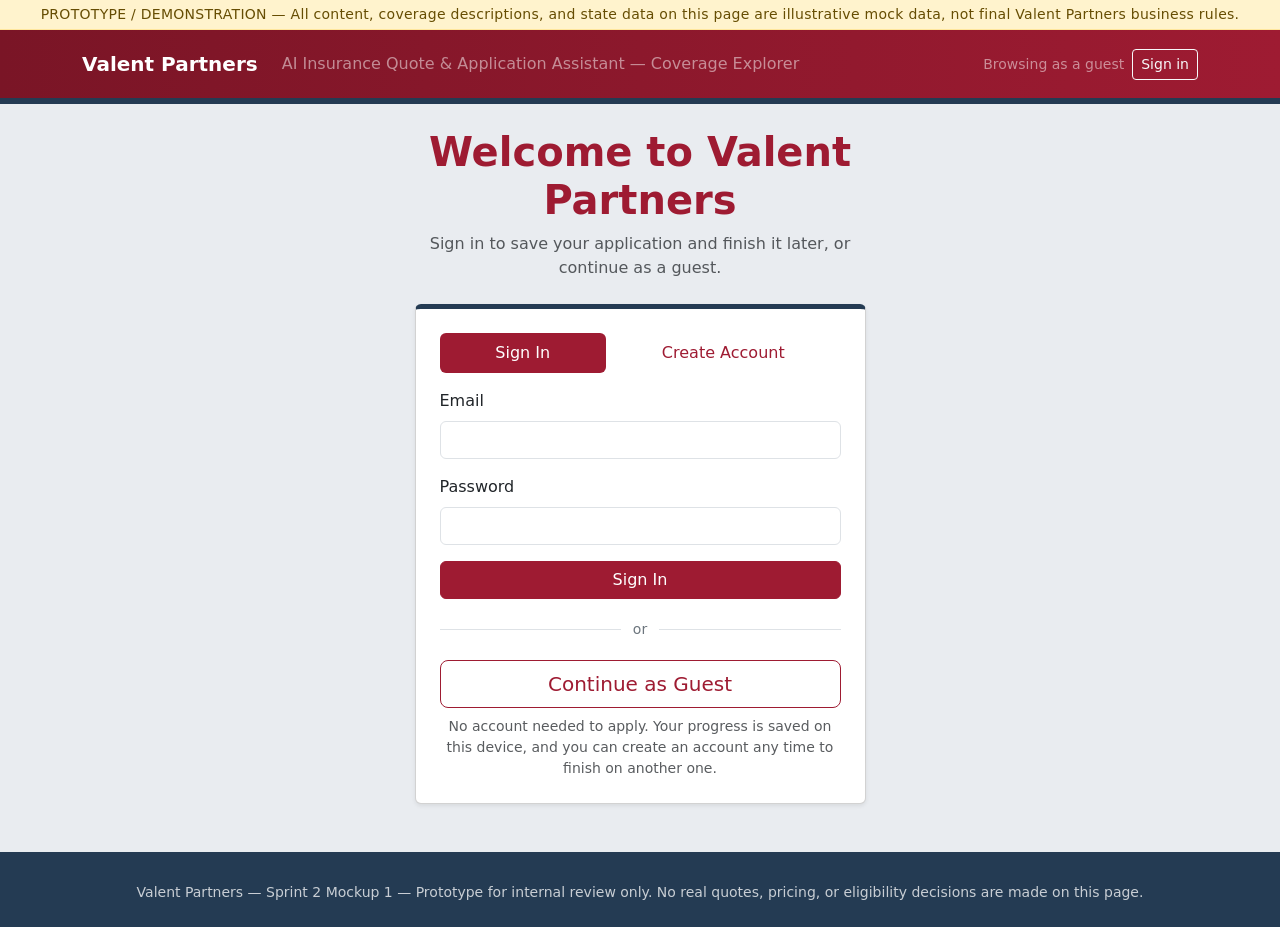
<file: Sprint 2 Mockups/mockup_1/Client/Resources/index.html>
<!DOCTYPE html>
<html lang="en" data-theme="crimson-pro">
<head>
    <meta charset="utf-8">
    <meta http-equiv="X-UA-Compatible" content="IE=edge">
    <title>Valent Partners | Coverage Explorer (Prototype)</title>
    <meta name="description" content="Valent Partners mockup 1: customer coverage discovery prototype for Homeowners, Flood, and Jewelry insurance.">
    <meta name="viewport" content="width=device-width, initial-scale=1">

    <!-- Bootstrap 5 via CDN (no jQuery dependency required for this version) -->
    <link rel="stylesheet" href="https://cdn.jsdelivr.net/npm/bootstrap@5.3.3/dist/css/bootstrap.min.css">
    <link rel="stylesheet" href="styles/index.css">
    <link rel="stylesheet" href="styles/themes.css">
</head>
<body>

    <!-- Prototype / Demonstration banner -->
    <div class="prototype-banner text-center py-1 small">
        PROTOTYPE / DEMONSTRATION &mdash; All content, coverage descriptions, and state data on this page are illustrative mock data, not final Valent Partners business rules.
    </div>

    <!-- Top navbar -->
    <nav class="navbar navbar-expand-lg navbar-dark valent-navbar">
        <div class="container flex-wrap gap-2">
            <a class="navbar-brand fw-bold" href="#" id="brandHome">Valent&nbsp;Partners</a>
            <span class="navbar-text text-white-50 d-none d-lg-inline me-auto">AI Insurance Quote &amp; Application Assistant &mdash; Coverage Explorer</span>
            <!-- Filled by renderAccountNav() in index.js -->
            <div class="d-flex align-items-center gap-2 ms-auto" id="accountNav">
                <span class="text-white-50 small text-nowrap" id="accountLabel"></span>
                <button type="button" class="btn btn-sm btn-outline-light d-none" id="navSignInBtn">Sign in</button>
                <button type="button" class="btn btn-sm btn-outline-light d-none" id="navSignOutBtn">Sign out</button>
            </div>
        </div>
    </nav>

    <!-- Step progress indicator. Hidden on the landing page; once a path is picked,
         index.js fills in that path's steps (PATH_STEPS). Hidden during the application,
         which has its own. -->
    <div class="container d-none" id="stepIndicatorWrap">
        <ol class="step-indicator d-flex list-unstyled justify-content-between my-4" id="stepIndicator"></ol>
    </div>

    <main class="container pb-5">

        <!-- ============ SIGN IN / CREATE ACCOUNT / GUEST (first screen) ============ -->
        <section id="screen-auth" class="app-screen d-none">
            <div class="row justify-content-center pt-4">
                <div class="col-12 col-md-8 col-lg-5">
                    <div class="text-center mb-4">
                        <h1 class="fw-bold">Welcome to Valent Partners</h1>
                        <p class="text-muted mb-0">Sign in to save your application and finish it later, or continue as a guest.</p>
                    </div>
                    <div class="alert state-mock-banner small d-none" id="authContext" role="status"></div>
                    <div class="card shadow-sm p-3 p-md-4">
                        <div class="nav nav-pills nav-fill mb-3 auth-tabs" role="tablist">
                            <button type="button" class="nav-link active" role="tab" aria-selected="true" data-auth-tab="signin">Sign In</button>
                            <button type="button" class="nav-link" role="tab" aria-selected="false" data-auth-tab="register">Create Account</button>
                        </div>
                        <div class="alert alert-danger small d-none" id="authError" role="alert"></div>

                        <form id="signInForm" novalidate>
                            <div class="mb-3">
                                <label for="signInEmail" class="form-label">Email</label>
                                <input type="email" class="form-control" id="signInEmail" required maxlength="255" autocomplete="username">
                                <div class="invalid-feedback">Enter your email address.</div>
                            </div>
                            <div class="mb-3">
                                <label for="signInPassword" class="form-label">Password</label>
                                <input type="password" class="form-control" id="signInPassword" required autocomplete="current-password">
                                <div class="invalid-feedback">Enter your password.</div>
                            </div>
                            <button type="submit" class="btn valent-btn-primary w-100">Sign In</button>
                        </form>

                        <form id="registerForm" class="d-none" novalidate>
                            <div class="row g-3 mb-3">
                                <div class="col-12 col-sm-6">
                                    <label for="regFirst" class="form-label">First name</label>
                                    <input type="text" class="form-control" id="regFirst" required maxlength="100" autocomplete="given-name">
                                    <div class="invalid-feedback">Enter your first name.</div>
                                </div>
                                <div class="col-12 col-sm-6">
                                    <label for="regLast" class="form-label">Last name</label>
                                    <input type="text" class="form-control" id="regLast" required maxlength="100" autocomplete="family-name">
                                    <div class="invalid-feedback">Enter your last name.</div>
                                </div>
                            </div>
                            <div class="mb-3">
                                <label for="regEmail" class="form-label">Email</label>
                                <input type="email" class="form-control" id="regEmail" required maxlength="255" autocomplete="email">
                                <div class="invalid-feedback">Enter a valid email address.</div>
                            </div>
                            <div class="mb-3">
                                <label for="regPassword" class="form-label">Password</label>
                                <input type="password" class="form-control" id="regPassword" required minlength="8" autocomplete="new-password" aria-describedby="regPasswordHelp">
                                <div class="invalid-feedback">Use at least 8 characters.</div>
                                <div class="form-text" id="regPasswordHelp">At least 8 characters. <strong>Prototype: don&rsquo;t reuse a real password.</strong></div>
                            </div>
                            <button type="submit" class="btn valent-btn-primary w-100">Create Account</button>
                        </form>

                        <!-- Hidden when this screen was opened from "Save & Finish Later" -->
                        <div id="guestChoice">
                            <div class="auth-divider"><span>or</span></div>
                            <button type="button" class="btn valent-btn-outline btn-lg w-100" id="guestBtn">Continue as Guest</button>
                            <p class="form-text text-center mb-0 mt-2">No account needed to apply. Your progress is saved on this device, and you can create an account any time to finish on another one.</p>
                        </div>
                        <button type="button" class="btn btn-link w-100 mt-2 d-none" id="authBackBtn">&larr; Back to my application</button>
                    </div>
                </div>
            </div>
        </section>

        <!-- ============ SCREEN 1: Get Started (landing) ============ -->
        <section id="screen-start" class="app-screen d-none">
            <div class="text-center mb-4">
                <h1 class="fw-bold">Find the Right Coverage, Faster</h1>
                <p class="lead text-muted mb-0">Homeowners, Flood, Jewelry, and Auto insurance &mdash; how would you like to get started?</p>
            </div>

            <!-- Saved applications: the account's (signed in) or this device's (guest). See renderSavedApplications(). -->
            <div class="row justify-content-center mb-4 d-none" id="savedAppsPanel">
                <div class="col-12 col-lg-9">
                    <div class="card shadow-sm p-3 saved-apps-card">
                        <h2 class="h6 fw-bold mb-1" id="savedAppsTitle">Your applications</h2>
                        <div class="alert alert-danger small py-2 mb-2 d-none" id="savedAppsError" role="alert"></div>
                        <div class="list-group list-group-flush" id="savedAppsList"></div>
                    </div>
                </div>
            </div>

            <div class="row g-3 justify-content-center">
                <div class="col-12 col-md-6 col-lg-3">
                    <div class="card h-100 text-center p-3 next-step-card">
                        <div class="type-icon mb-2">&#128196;</div>
                        <h2 class="h5">Start Application</h2>
                        <p class="text-muted small">Apply for one type of coverage, or bundle several into a single application.</p>
                        <button type="button" class="btn valent-btn-primary mt-auto" id="startApplicationBtn">Start Application</button>
                    </div>
                </div>
                <div class="col-12 col-md-6 col-lg-3">
                    <div class="card h-100 text-center p-3 next-step-card">
                        <div class="type-icon mb-2">&#128269;</div>
                        <h2 class="h5">Explore &amp; Compare Coverage</h2>
                        <p class="text-muted small">Learn what each part of a policy covers and compare options side by side.</p>
                        <button type="button" class="btn valent-btn-primary mt-auto" id="startExploreBtn">Explore Coverage</button>
                    </div>
                </div>
                <div class="col-12 col-md-6 col-lg-3">
                    <div class="card h-100 text-center p-3 next-step-card">
                        <div class="type-icon mb-2">&#129302;</div>
                        <h2 class="h5">Ask the AI Quote Assistant</h2>
                        <p class="text-muted small">Chat through your details to work toward an estimate, with human escalation when needed.</p>
                        <button type="button" class="btn valent-btn-primary mt-auto future-cta" data-feature="AI Quote Assistant">Ask Quote Assistant</button>
                    </div>
                </div>
                <div class="col-12 col-md-6 col-lg-3">
                    <div class="card h-100 text-center p-3 next-step-card">
                        <div class="type-icon mb-2">&#128222;</div>
                        <h2 class="h5">Talk to an Agent</h2>
                        <p class="text-muted small">Complex situations get routed to a real Valent Partners specialist.</p>
                        <button type="button" class="btn valent-btn-primary mt-auto future-cta" data-feature="Talk to an Agent">Talk to an Agent</button>
                    </div>
                </div>
            </div>
        </section>

        <!-- ============ SCREEN 2: Insurance + State Selection ============ -->
        <section id="screen-select" class="app-screen d-none">
            <div class="d-flex flex-wrap justify-content-between align-items-start gap-2 mb-4">
                <div>
                    <h2 class="fw-bold mb-1">Choose Your Coverage and State</h2>
                    <p class="text-muted mb-0" id="selectSubtitle">Select an insurance line and your state to continue.</p>
                </div>
                <button type="button" class="btn valent-btn-outline btn-sm" id="selectBackBtn">&larr; Back</button>
            </div>

            <div class="row g-3 justify-content-center mb-4" id="insuranceTypeCards">
                <div class="col-12 col-md-6 col-lg-3">
                    <button type="button" class="insurance-type-card card h-100 w-100 text-start" data-type="homeowners">
                        <div class="card-body">
                            <div class="type-icon mb-2">&#127968;</div>
                            <h2 class="h5 card-title mb-1">Homeowners</h2>
                            <p class="card-text text-muted small mb-0">Protect your home, belongings, and liability exposure.</p>
                        </div>
                    </button>
                </div>
                <div class="col-12 col-md-6 col-lg-3">
                    <button type="button" class="insurance-type-card card h-100 w-100 text-start" data-type="flood">
                        <div class="card-body">
                            <div class="type-icon mb-2">&#127754;</div>
                            <h2 class="h5 card-title mb-1">Flood</h2>
                            <p class="card-text text-muted small mb-0">Coverage for water damage typically excluded from standard homeowners policies.</p>
                        </div>
                    </button>
                </div>
                <div class="col-12 col-md-6 col-lg-3">
                    <button type="button" class="insurance-type-card card h-100 w-100 text-start" data-type="jewelry">
                        <div class="card-body">
                            <div class="type-icon mb-2">&#128142;</div>
                            <h2 class="h5 card-title mb-1">Jewelry</h2>
                            <p class="card-text text-muted small mb-0">Specialized protection for valuable or hard-to-replace items.</p>
                        </div>
                    </button>
                </div>
                <div class="col-12 col-md-6 col-lg-3">
                    <button type="button" class="insurance-type-card card h-100 w-100 text-start" data-type="auto">
                        <div class="card-body">
                            <div class="type-icon mb-2">&#128663;</div>
                            <h2 class="h5 card-title mb-1">Auto</h2>
                            <p class="card-text text-muted small mb-0">Coverage for your vehicles, liability on the road, and your drivers.</p>
                        </div>
                    </button>
                </div>
            </div>

            <div class="row justify-content-center">
                <div class="col-12 col-md-8">
                    <div class="alert state-mock-banner text-center d-none" id="bundleNote" role="status"></div>
                </div>
            </div>

            <div class="row justify-content-center">
                <div class="col-12 col-md-6">
                    <div class="card p-3 p-md-4 shadow-sm">
                        <label for="stateSelect" class="form-label fw-semibold">Your State</label>
                        <select class="form-select" id="stateSelect" aria-describedby="stateHelp"></select>
                        <div id="stateHelp" class="form-text">
                            This prototype covers Alabama, Texas, and New York, with North Carolina coming next. Requirements differ by state &mdash; you can compare them while exploring coverage.
                        </div>

                        <button type="button" class="btn valent-btn-primary btn-lg w-100 mt-4" id="exploreCoverageBtn" disabled>
                            Explore Coverage
                        </button>
                        <div class="form-text text-center mt-2" id="selectHint">Select an insurance type above to continue.</div>
                    </div>
                </div>
            </div>
        </section>

        <!-- ============ SCREEN 3: Coverage Explorer (content per line from LINE_COVERAGES in index.js) ============ -->
        <section id="screen-explorer" class="app-screen d-none">
            <div class="d-flex flex-wrap justify-content-between align-items-start gap-2 mb-3">
                <div>
                    <h2 class="fw-bold mb-1" id="explorerTitle">Coverage Components</h2>
                    <p class="text-muted mb-0" id="explorerIntro"></p>
                </div>
                <button type="button" class="btn valent-btn-outline btn-sm" id="explorerBackBtn">&larr; Change Selection</button>
            </div>

            <div class="alert state-mock-banner d-flex flex-wrap align-items-center justify-content-between gap-2 mb-3">
                <span id="stateMockBanner" role="status"></span>
                <button type="button" class="btn valent-btn-outline btn-sm" id="stateCompareToggle"
                        aria-expanded="false" aria-controls="stateComparePanel">Compare Across States</button>
            </div>

            <!-- Filled from STATE_COMPARISON in index.js for the line being explored -->
            <div class="card shadow-sm p-3 mb-4 d-none" id="stateComparePanel">
                <h3 class="h6 fw-bold mb-1" id="stateCompareTitle">Compare Across States</h3>
                <p class="small text-muted mb-3" id="stateCompareIntro"></p>
                <div class="table-responsive">
                    <table class="table table-bordered align-top compare-table state-compare-table mb-2" id="stateCompareTable">
                        <thead></thead>
                        <tbody></tbody>
                    </table>
                </div>
                <p class="small text-muted mb-0" id="stateCompareSources"></p>
            </div>

            <div class="row g-3" id="coverageCardGrid"></div>

            <div class="row g-3 mt-1" id="explorerNotes"></div>
            <p class="small text-muted mt-3 mb-0" id="explorerSources"></p>

            <div class="compare-bar shadow-lg" id="compareBar">
                <div class="container d-flex align-items-center justify-content-between py-2">
                    <span id="compareCount">0 coverage components selected</span>
                    <button type="button" class="btn valent-btn-primary" id="goToCompareBtn" disabled>Compare Selected &rarr;</button>
                </div>
            </div>
        </section>

        <!-- ============ SCREEN 4: Comparison ============ -->
        <section id="screen-compare" class="app-screen d-none">
            <div class="d-flex flex-wrap justify-content-between align-items-start gap-2 mb-3">
                <div>
                    <h2 class="fw-bold mb-1">Compare Coverage Components</h2>
                    <p class="text-muted mb-0">A side-by-side, plain-language look at what you selected.</p>
                </div>
                <button type="button" class="btn valent-btn-outline btn-sm" id="compareBackBtn">&larr; Back to Explorer</button>
            </div>

            <div class="table-responsive">
                <table class="table table-bordered align-top compare-table bg-white" id="compareTable">
                    <thead></thead>
                    <tbody></tbody>
                </table>
            </div>

            <div class="d-flex flex-wrap justify-content-end gap-2 mt-3">
                <button type="button" class="btn valent-btn-outline btn-lg" id="startOverBtn">Start Over</button>
                <button type="button" class="btn valent-btn-primary btn-lg" id="compareApplyBtn">Start Application &rarr;</button>
            </div>
        </section>

        <!-- ============ APPLICATION: 5-step form, saved to the API after each step ============ -->
        <section id="screen-apply" class="app-screen d-none">
            <ol class="step-indicator d-flex list-unstyled justify-content-between my-4" id="appStepIndicator">
                <!-- data-step="0" is the Type & State screen, so this bar continues the one shown there -->
                <li class="step-item" data-step="0"><span class="step-num">1</span><span class="step-label">Type &amp; State</span></li>
                <li class="step-item active" data-step="1"><span class="step-num">2</span><span class="step-label">Coverage</span></li>
                <li class="step-item" data-step="2"><span class="step-num">3</span><span class="step-label">Details</span></li>
                <li class="step-item" data-step="3"><span class="step-num">4</span><span class="step-label">Applicant</span></li>
                <li class="step-item" data-step="4"><span class="step-num">5</span><span class="step-label">Quote</span></li>
                <li class="step-item" data-step="5"><span class="step-num">6</span><span class="step-label">Submit</span></li>
            </ol>

            <div class="row justify-content-center">
                <div class="col-12 col-lg-8">
                    <div class="card shadow-sm p-3 p-md-4">
                        <div class="d-flex flex-wrap justify-content-between align-items-start gap-2 mb-3">
                            <div>
                                <h2 class="fw-bold mb-1" id="appTitle">Application</h2>
                                <p class="text-muted mb-0" id="appSubtitle"></p>
                            </div>
                            <span class="badge mock-badge" id="appIdBadge"></span>
                        </div>

                        <div class="alert alert-danger d-none" id="appError" role="alert"></div>

                        <!-- STEP 1: Coverage -->
                        <form class="app-step" data-step="1" novalidate>
                            <h3 class="h5 mb-3">Coverage</h3>
                            <div class="mb-3">
                                <label for="startDate" class="form-label">When would you like coverage to start?</label>
                                <input type="date" class="form-control" id="startDate" name="start_date" required>
                                <div class="invalid-feedback">Choose a start date of today or later.</div>
                                <div class="form-text d-none" id="floodWaitNote">
                                    Flood policies through the National Flood Insurance Program (NFIP) generally have a
                                    30-day waiting period before coverage begins, with some exceptions (for example, when
                                    buying a home). Your specialist will confirm your actual start date.
                                </div>
                            </div>

                            <fieldset class="mb-3" data-lines="homeowners">
                                <label for="dwellingCoverage" class="form-label">About how much would it cost to rebuild your home?</label>
                                <div class="input-group has-validation">
                                    <span class="input-group-text">$</span>
                                    <input type="number" class="form-control" id="dwellingCoverage" name="dwelling_coverage" required min="50000" max="5000000" step="1000" inputmode="numeric" placeholder="e.g. 300000">
                                    <div class="invalid-feedback">Enter an amount between $50,000 and $5,000,000 (whole thousands).</div>
                                </div>
                                <div class="form-text">This is your dwelling coverage. Use the cost to rebuild, not what the home would sell for. A rough guess is fine &mdash; your specialist will help you confirm it.</div>
                            </fieldset>

                            <fieldset class="mb-3" data-lines="flood">
                                <legend class="form-label fs-6 mb-1">How much flood coverage would you like?</legend>
                                <div class="form-text mt-0 mb-2">NFIP flood policies for homes cover up to $250,000 for the building and $100,000 for your belongings, each with its own deductible. Enter 0 if you don't want one of them.</div>
                                <div class="row g-3">
                                    <div class="col-12 col-md-6">
                                        <label for="floodBuilding" class="form-label">Flood coverage for the building</label>
                                        <div class="input-group has-validation">
                                            <span class="input-group-text">$</span>
                                            <input type="number" class="form-control" id="floodBuilding" name="flood_building_coverage" required min="0" max="250000" step="1000" inputmode="numeric" placeholder="e.g. 250000">
                                            <div class="invalid-feedback">Enter $0 to $250,000 (whole thousands).</div>
                                        </div>
                                    </div>
                                    <div class="col-12 col-md-6">
                                        <label for="floodContents" class="form-label">Flood coverage for your belongings</label>
                                        <div class="input-group has-validation">
                                            <span class="input-group-text">$</span>
                                            <input type="number" class="form-control" id="floodContents" name="flood_contents_coverage" required min="0" max="100000" step="1000" inputmode="numeric" placeholder="e.g. 100000">
                                            <div class="invalid-feedback">Enter $0 to $100,000 (whole thousands).</div>
                                        </div>
                                    </div>
                                </div>
                            </fieldset>

                            <fieldset class="mb-3" data-lines="auto">
                                <legend class="form-label fs-6 mb-1">What auto coverage would you like?</legend>
                                <div class="form-check">
                                    <input class="form-check-input" type="radio" name="auto_coverage" id="autoCovLiability" value="liability" required>
                                    <label class="form-check-label" for="autoCovLiability">Liability only <span class="text-muted">&mdash; pays for damage and injuries you cause to others</span></label>
                                </div>
                                <div class="form-check">
                                    <input class="form-check-input" type="radio" name="auto_coverage" id="autoCovFull" value="full" required>
                                    <label class="form-check-label" for="autoCovFull">Liability + collision &amp; comprehensive <span class="text-muted">&mdash; also covers damage to your own vehicle</span></label>
                                </div>
                                <div class="form-text">Required coverages vary by state. If your vehicle is financed or leased, your lender usually requires collision &amp; comprehensive.</div>
                            </fieldset>

                            <!-- data-hide-with: not asked when Homeowners is in the same bundle -->
                            <fieldset class="mb-3" data-lines="flood" data-hide-with="homeowners">
                                <legend class="form-label fs-6">Do you currently have a homeowners policy for this property?</legend>
                                <div class="form-check form-check-inline">
                                    <input class="form-check-input" type="radio" name="has_homeowners_policy" id="hasHoYes" value="yes" required>
                                    <label class="form-check-label" for="hasHoYes">Yes</label>
                                </div>
                                <div class="form-check form-check-inline">
                                    <input class="form-check-input" type="radio" name="has_homeowners_policy" id="hasHoNo" value="no" required>
                                    <label class="form-check-label" for="hasHoNo">No</label>
                                </div>
                            </fieldset>

                            <!-- Asked for every line. "Yes" shows the current-policy fields below. -->
                            <fieldset class="mb-3">
                                <legend class="form-label fs-6">Are you switching from another insurance company?</legend>
                                <div class="form-check form-check-inline">
                                    <input class="form-check-input" type="radio" name="switching_carrier" id="switchingYes" value="yes" required>
                                    <label class="form-check-label" for="switchingYes">Yes</label>
                                </div>
                                <div class="form-check form-check-inline">
                                    <input class="form-check-input" type="radio" name="switching_carrier" id="switchingNo" value="no" required>
                                    <label class="form-check-label" for="switchingNo">No</label>
                                </div>
                            </fieldset>

                            <!-- Enabled only when switching (disabled fields aren't validated or sent) -->
                            <fieldset class="mb-3 current-policy-fields d-none" id="currentPolicyFields" disabled>
                                <div class="row g-3">
                                    <div class="col-12 col-sm-6">
                                        <label for="currentInsurer" class="form-label">Current insurance company</label>
                                        <input type="text" class="form-control" id="currentInsurer" name="current_insurer" required maxlength="100" autocomplete="off">
                                        <div class="invalid-feedback">Enter the name of your current insurance company.</div>
                                    </div>
                                    <div class="col-12 col-sm-6">
                                        <label for="currentPolicyEnd" class="form-label">When does your current policy end?</label>
                                        <input type="date" class="form-control" id="currentPolicyEnd" name="current_policy_end" required>
                                        <div class="invalid-feedback">Enter the date your current policy ends.</div>
                                    </div>
                                    <div class="col-12">
                                        <div class="form-text mt-0">We&rsquo;ll set your start date to that day so you don&rsquo;t have a gap in coverage. You can still change it above.</div>
                                    </div>
                                    <div class="col-12">
                                        <!-- No name attribute: the file is uploaded separately, not saved as an answer -->
                                        <label for="currentPolicyFile" class="form-label">Declarations page <span class="text-muted">(optional)</span></label>
                                        <input type="file" class="form-control" id="currentPolicyFile"
                                               accept=".pdf,.jpg,.jpeg,.png,application/pdf,image/jpeg,image/png" aria-describedby="currentPolicyFileHelp">
                                        <div class="invalid-feedback" id="currentPolicyFileError"></div>
                                        <div class="small mt-1 d-none" id="currentPolicyFileStatus"></div>
                                        <div class="form-text" id="currentPolicyFileHelp">
                                            The 1&ndash;2 page summary of your current coverage. Your specialist uses it to match or improve
                                            what you have now. PDF, JPG, or PNG, up to 5&nbsp;MB.
                                            <strong>Prototype: please don&rsquo;t upload a real policy.</strong>
                                        </div>
                                    </div>
                                </div>
                            </fieldset>
                        </form>

                        <!-- STEP 2: Property / Item / Vehicle Details (sections shown per insurance line) -->
                        <form class="app-step d-none" data-step="2" novalidate>
                            <fieldset data-lines="homeowners flood">
                                <h3 class="h5 mb-3">Property Details</h3>
                                <div class="row g-3">
                                    <!-- Google address lookup (see ADDRESS LOOKUP in index.js). Typing still works without it. -->
                                    <div class="col-12 col-md-9 address-field">
                                        <label for="street" class="form-label">Street address</label>
                                        <input type="text" class="form-control" id="street" name="street" required maxlength="200" autocomplete="off"
                                               role="combobox" aria-autocomplete="list" aria-expanded="false" aria-controls="addressSuggestions" aria-describedby="addressLookupStatus">
                                        <ul class="list-group address-suggestions shadow d-none" id="addressSuggestions" role="listbox" aria-label="Address suggestions"></ul>
                                        <div class="invalid-feedback" id="streetError">Enter the property's street address.</div>
                                    </div>
                                    <div class="col-12 col-md-3">
                                        <label for="unit" class="form-label">Unit / Apt <span class="text-muted" id="unitOptional">(optional)</span></label>
                                        <input type="text" class="form-control" id="unit" name="unit" maxlength="20" autocomplete="off" placeholder="e.g. 4B">
                                        <div class="invalid-feedback">Enter your unit number.</div>
                                        <div class="form-text" id="unitHint">For condos, duplexes, and apartments.</div>
                                    </div>
                                </div>
                                <div class="form-text mb-3" id="addressLookupStatus" aria-live="polite"></div>
                                <!-- "google" when picked from the lookup, "manual" when typed. Not shown in the review list. -->
                                <input type="hidden" name="address_verified" id="addressVerified" value="manual">
                                <div class="row g-3 mb-3">
                                    <div class="col-12 col-md-5">
                                        <label for="city" class="form-label">City</label>
                                        <input type="text" class="form-control" id="city" name="city" required maxlength="100">
                                        <div class="invalid-feedback">Enter a city.</div>
                                    </div>
                                    <div class="col-7 col-md-4">
                                        <label for="county" class="form-label">County <span class="text-muted">(optional)</span></label>
                                        <input type="text" class="form-control" id="county" name="county" maxlength="100">
                                        <div class="form-text">Filled in by the address lookup.</div>
                                    </div>
                                    <div class="col-5 col-md-3">
                                        <label for="zip" class="form-label">ZIP code</label>
                                        <input type="text" class="form-control" id="zip" name="zip" required pattern="\d{5}" inputmode="numeric" maxlength="5" autocomplete="off">
                                        <div class="invalid-feedback">Enter a 5-digit ZIP code.</div>
                                    </div>
                                </div>
                                <div class="row g-3 mb-3">
                                    <div class="col-12 col-md-6">
                                        <label for="homeType" class="form-label">Home type</label>
                                        <select class="form-select" id="homeType" name="home_type" required>
                                            <option value="">Choose...</option>
                                            <option value="single_family">Single-family house</option>
                                            <option value="townhouse">Townhouse</option>
                                            <option value="condo">Condo</option>
                                            <option value="duplex">Duplex / 2&ndash;4 unit home</option>
                                            <option value="mobile">Mobile / manufactured</option>
                                        </select>
                                        <div class="invalid-feedback">Choose a home type.</div>
                                    </div>
                                    <div class="col-12 col-md-6">
                                        <label for="stories" class="form-label">Number of stories</label>
                                        <select class="form-select" id="stories" name="stories" required>
                                            <option value="">Choose...</option>
                                            <option value="1">1</option>
                                            <option value="1.5">1&frac12;</option>
                                            <option value="2">2</option>
                                            <option value="2.5">2&frac12;</option>
                                            <option value="3">3</option>
                                            <option value="4+">4 or more</option>
                                        </select>
                                        <div class="invalid-feedback">Choose the number of stories.</div>
                                    </div>
                                </div>
                                <div class="row g-3 mb-3">
                                    <div class="col-6">
                                        <label for="yearBuilt" class="form-label">Year built</label>
                                        <input type="number" class="form-control" id="yearBuilt" name="year_built" required min="1800">
                                        <div class="invalid-feedback">Enter a valid year.</div>
                                    </div>
                                    <div class="col-6">
                                        <label for="squareFeet" class="form-label">Square feet</label>
                                        <input type="number" class="form-control" id="squareFeet" name="square_feet" required min="100" max="50000">
                                        <div class="invalid-feedback">Enter the home's size.</div>
                                        <div class="form-text">Don&rsquo;t know it? Use <strong>Save &amp; Finish Later</strong> and come back.</div>
                                    </div>
                                </div>
                            </fieldset>

                            <!-- Homeowners underwriting: required "last updated" years, then optional questions
                                 like the ones on other insurers' quote forms. Feeds the preliminary state rules. -->
                            <fieldset data-lines="homeowners">
                                <div class="row g-3 mb-3">
                                    <div class="col-12 col-md-6">
                                        <label for="roofYear" class="form-label">Year the roof was installed or last replaced</label>
                                        <input type="number" class="form-control year-since-built" id="roofYear" name="roof_year" required min="1800" placeholder="e.g. 2015">
                                        <div class="invalid-feedback">Enter a year between the year built and this year.</div>
                                    </div>
                                    <div class="col-12 col-md-6">
                                        <label for="lastUpdatedYear" class="form-label">Year of the last major update</label>
                                        <input type="number" class="form-control year-since-built" id="lastUpdatedYear" name="last_updated_year" required min="1800" placeholder="e.g. 2018" aria-describedby="lastUpdatedHelp">
                                        <div class="invalid-feedback">Enter a year between the year built and this year.</div>
                                        <div class="form-text" id="lastUpdatedHelp">Electrical, plumbing, or heating/cooling. Never updated? Enter the year built.</div>
                                    </div>
                                </div>

                                <details class="optional-details mb-3">
                                    <summary>More about your home <span class="text-muted fw-normal">(optional &mdash; helps your specialist give a more accurate quote)</span></summary>
                                    <div class="row g-3 pt-3">
                                        <div class="col-12 col-md-6">
                                            <label for="occupancy" class="form-label">How is the home used?</label>
                                            <select class="form-select" id="occupancy" name="occupancy">
                                                <option value="">Choose...</option>
                                                <option value="primary">I live here (main home)</option>
                                                <option value="secondary">Second / vacation home</option>
                                                <option value="rental">Rented out to someone else</option>
                                                <option value="vacant">Vacant</option>
                                            </select>
                                        </div>
                                        <div class="col-12 col-md-6">
                                            <label for="constructionType" class="form-label">Exterior walls</label>
                                            <select class="form-select" id="constructionType" name="construction_type">
                                                <option value="">Choose...</option>
                                                <option value="frame">Wood frame / siding</option>
                                                <option value="masonry">Brick, block, or stone</option>
                                                <option value="masonry_veneer">Brick or stone veneer</option>
                                                <option value="stucco">Stucco</option>
                                                <option value="other">Other / not sure</option>
                                            </select>
                                        </div>
                                        <div class="col-12 col-md-6">
                                            <label for="roofMaterial" class="form-label">Roof material</label>
                                            <select class="form-select" id="roofMaterial" name="roof_material">
                                                <option value="">Choose...</option>
                                                <option value="asphalt">Asphalt shingle</option>
                                                <option value="metal">Metal</option>
                                                <option value="tile">Clay or concrete tile</option>
                                                <option value="slate">Slate</option>
                                                <option value="wood">Wood shake</option>
                                                <option value="flat">Flat / built-up</option>
                                                <option value="other">Other / not sure</option>
                                            </select>
                                        </div>
                                        <div class="col-12 col-md-6">
                                            <label for="roofCertification" class="form-label">Storm-resistant roof?</label>
                                            <select class="form-select" id="roofCertification" name="roof_certification">
                                                <option value="">Choose...</option>
                                                <option value="fortified">Yes, FORTIFIED certificate</option>
                                                <option value="class4">Yes, Class 4 impact-resistant shingles</option>
                                                <option value="none">No</option>
                                                <option value="unknown">Not sure</option>
                                            </select>
                                            <div class="form-text">May qualify for a wind or hail discount.</div>
                                        </div>
                                        <div class="col-12 col-md-6">
                                            <label for="foundationType" class="form-label">Foundation</label>
                                            <select class="form-select" id="foundationType" name="foundation_type">
                                                <option value="">Choose...</option>
                                                <option value="slab">Slab</option>
                                                <option value="crawlspace">Crawl space</option>
                                                <option value="basement">Basement</option>
                                                <option value="piers">Piers / pilings (raised)</option>
                                                <option value="other">Other / not sure</option>
                                            </select>
                                        </div>
                                        <div class="col-12 col-md-6">
                                            <label for="priorClaims" class="form-label">Home insurance claims in the last 5 years</label>
                                            <select class="form-select" id="priorClaims" name="prior_claims">
                                                <option value="">Choose...</option>
                                                <option value="0">None</option>
                                                <option value="1">1</option>
                                                <option value="2">2</option>
                                                <option value="3plus">3 or more</option>
                                            </select>
                                        </div>
                                        <div class="col-12 col-md-4">
                                            <span class="form-label d-block">Swimming pool?</span>
                                            <div class="form-check form-check-inline">
                                                <input class="form-check-input" type="radio" name="has_pool" id="poolYes" value="yes">
                                                <label class="form-check-label" for="poolYes">Yes</label>
                                            </div>
                                            <div class="form-check form-check-inline">
                                                <input class="form-check-input" type="radio" name="has_pool" id="poolNo" value="no">
                                                <label class="form-check-label" for="poolNo">No</label>
                                            </div>
                                        </div>
                                        <div class="col-12 col-md-4">
                                            <span class="form-label d-block">Trampoline?</span>
                                            <div class="form-check form-check-inline">
                                                <input class="form-check-input" type="radio" name="has_trampoline" id="trampolineYes" value="yes">
                                                <label class="form-check-label" for="trampolineYes">Yes</label>
                                            </div>
                                            <div class="form-check form-check-inline">
                                                <input class="form-check-input" type="radio" name="has_trampoline" id="trampolineNo" value="no">
                                                <label class="form-check-label" for="trampolineNo">No</label>
                                            </div>
                                        </div>
                                        <div class="col-12 col-md-4">
                                            <span class="form-label d-block">Any dogs?</span>
                                            <div class="form-check form-check-inline">
                                                <input class="form-check-input" type="radio" name="has_dog" id="dogYes" value="yes">
                                                <label class="form-check-label" for="dogYes">Yes</label>
                                            </div>
                                            <div class="form-check form-check-inline">
                                                <input class="form-check-input" type="radio" name="has_dog" id="dogNo" value="no">
                                                <label class="form-check-label" for="dogNo">No</label>
                                            </div>
                                        </div>
                                        <div class="col-12">
                                            <span class="form-label d-block">Safety features</span>
                                            <div class="form-check form-check-inline">
                                                <input class="form-check-input" type="checkbox" name="protective_devices" id="devSmoke" value="monitored_smoke">
                                                <label class="form-check-label" for="devSmoke">Monitored smoke / fire alarm</label>
                                            </div>
                                            <div class="form-check form-check-inline">
                                                <input class="form-check-input" type="checkbox" name="protective_devices" id="devBurglar" value="burglar_alarm">
                                                <label class="form-check-label" for="devBurglar">Burglar alarm</label>
                                            </div>
                                            <div class="form-check form-check-inline">
                                                <input class="form-check-input" type="checkbox" name="protective_devices" id="devSprinklers" value="sprinklers">
                                                <label class="form-check-label" for="devSprinklers">Fire sprinklers</label>
                                            </div>
                                            <div class="form-check form-check-inline">
                                                <input class="form-check-input" type="checkbox" name="protective_devices" id="devDeadbolts" value="deadbolts">
                                                <label class="form-check-label" for="devDeadbolts">Deadbolt locks</label>
                                            </div>
                                        </div>
                                    </div>
                                </details>
                            </fieldset>

                            <fieldset data-lines="flood">
                                <div class="row g-3 mb-3">
                                    <div class="col-12 col-md-6">
                                        <label for="floodZone" class="form-label">Flood zone (if known)</label>
                                        <select class="form-select" id="floodZone" name="flood_zone" required>
                                            <option value="unknown">I don't know</option>
                                            <option value="A">Zone A / AE (high risk)</option>
                                            <option value="V">Zone V / VE (coastal high risk)</option>
                                            <option value="X">Zone X (moderate/low risk)</option>
                                        </select>
                                        <div class="form-text">Not sure? That's fine &mdash; a specialist can look it up.</div>
                                    </div>
                                    <div class="col-12 col-md-6">
                                        <span class="form-label d-block">Does the home have a basement?</span>
                                        <div class="form-check form-check-inline">
                                            <input class="form-check-input" type="radio" name="has_basement" id="basementYes" value="yes" required>
                                            <label class="form-check-label" for="basementYes">Yes</label>
                                        </div>
                                        <div class="form-check form-check-inline">
                                            <input class="form-check-input" type="radio" name="has_basement" id="basementNo" value="no" required>
                                            <label class="form-check-label" for="basementNo">No</label>
                                        </div>
                                    </div>
                                </div>
                            </fieldset>

                            <!-- Repeatable lists: the cards inside are built from the <template>s at the
                                 bottom of this section (see "REPEATABLE ITEMS" in index.js) -->
                            <fieldset data-lines="jewelry">
                                <h3 class="h5 mb-1">Jewelry Details</h3>
                                <p class="form-text mt-0 mb-3">Add each piece you'd like to insure.</p>
                                <div class="repeat-list" data-item-type="jewelry"></div>
                                <div class="d-flex flex-wrap justify-content-between align-items-center gap-2 mb-3">
                                    <button type="button" class="btn valent-btn-outline btn-sm repeat-add" data-item-type="jewelry">+ Add another item</button>
                                    <span class="small text-muted" id="jewelryTotal"></span>
                                </div>
                            </fieldset>

                            <fieldset data-lines="auto">
                                <h3 class="h5 mb-1">Vehicles</h3>
                                <p class="form-text mt-0 mb-3">Add each vehicle you'd like to insure.</p>
                                <div class="repeat-list" data-item-type="vehicle"></div>
                                <button type="button" class="btn valent-btn-outline btn-sm repeat-add mb-4" data-item-type="vehicle">+ Add another vehicle</button>

                                <h3 class="h5 mb-1">Drivers</h3>
                                <p class="form-text mt-0 mb-3">List everyone in your household who will drive these vehicles, including you.</p>
                                <div class="repeat-list" data-item-type="driver"></div>
                                <button type="button" class="btn valent-btn-outline btn-sm repeat-add mb-4" data-item-type="driver">+ Add another driver</button>

                                <div class="mb-3">
                                    <span class="form-label d-block">Any recent accidents, claims, or moving violations for any driver?</span>
                                    <div class="form-text mt-0 mb-1">Your specialist will confirm the time period your insurance company looks back on.</div>
                                    <div class="form-check form-check-inline">
                                        <input class="form-check-input" type="radio" name="recent_incidents" id="incidentsYes" value="yes" required>
                                        <label class="form-check-label" for="incidentsYes">Yes</label>
                                    </div>
                                    <div class="form-check form-check-inline">
                                        <input class="form-check-input" type="radio" name="recent_incidents" id="incidentsNo" value="no" required>
                                        <label class="form-check-label" for="incidentsNo">No</label>
                                    </div>
                                </div>
                            </fieldset>
                        </form>

                        <!-- STEP 3: Applicant Details -->
                        <form class="app-step d-none" data-step="3" novalidate>
                            <h3 class="h5 mb-3">Applicant Details</h3>
                            <div class="row g-3 mb-3">
                                <div class="col-12 col-md-6">
                                    <label for="firstName" class="form-label">First name</label>
                                    <input type="text" class="form-control" id="firstName" name="first_name" required maxlength="100" autocomplete="given-name">
                                    <div class="invalid-feedback">Enter your first name.</div>
                                </div>
                                <div class="col-12 col-md-6">
                                    <label for="lastName" class="form-label">Last name</label>
                                    <input type="text" class="form-control" id="lastName" name="last_name" required maxlength="100" autocomplete="family-name">
                                    <div class="invalid-feedback">Enter your last name.</div>
                                </div>
                            </div>
                            <div class="row g-3 mb-3">
                                <div class="col-12 col-md-6">
                                    <label for="email" class="form-label">Email</label>
                                    <input type="email" class="form-control" id="email" name="email" required maxlength="255" autocomplete="email">
                                    <div class="invalid-feedback">Enter a valid email address.</div>
                                </div>
                                <div class="col-12 col-md-6">
                                    <label for="phone" class="form-label">Phone <span class="text-muted">(optional)</span></label>
                                    <input type="tel" class="form-control" id="phone" name="phone" pattern="[0-9()+\-. ]{7,20}" maxlength="20" autocomplete="tel">
                                    <div class="invalid-feedback">Enter a valid phone number.</div>
                                </div>
                            </div>

                            <!-- Mailing address. The insured property has to be a street address, so a
                                 P.O. Box or military (APO/FPO/DPO) address is asked for here instead. -->
                            <div class="mb-3">
                                <span class="form-label d-block">Mailing address</span>
                                <div class="form-check">
                                    <input class="form-check-input" type="checkbox" id="mailingPoMilitary" name="mailing_po_military" value="yes"
                                           data-review-label="P.O. Box / military mailing address" data-review-value="Yes">
                                    <label class="form-check-label" for="mailingPoMilitary">My mailing address is a P.O. Box or a military address (APO / FPO / DPO)</label>
                                </div>
                                <div class="form-text mt-0" id="mailingDefaultNote"></div>
                            </div>
                            <!-- Enabled only when the box above is checked (disabled fields aren't validated or sent) -->
                            <fieldset class="mb-3 d-none" id="mailingFields" disabled>
                                <div class="row g-3">
                                    <div class="col-12 col-md-5">
                                        <label for="mailingType" class="form-label">Address type</label>
                                        <select class="form-select" id="mailingType" name="mailing_type" required>
                                            <option value="">Choose...</option>
                                            <option value="po_box">P.O. Box</option>
                                            <option value="APO">APO (Army / Air Force)</option>
                                            <option value="FPO">FPO (Navy / Marine Corps)</option>
                                            <option value="DPO">DPO (U.S. embassies)</option>
                                        </select>
                                        <div class="invalid-feedback">Choose the address type.</div>
                                    </div>
                                    <div class="col-12 col-md-7">
                                        <label for="mailingLine1" class="form-label" id="mailingLine1Label">Box number</label>
                                        <input type="text" class="form-control" id="mailingLine1" name="mailing_line1" required maxlength="100" pattern=".*\d.*">
                                        <div class="invalid-feedback" id="mailingLine1Error">Include the box or unit number.</div>
                                    </div>
                                    <div class="col-12 col-md-5">
                                        <label for="mailingCity" class="form-label">City</label>
                                        <input type="text" class="form-control" id="mailingCity" name="mailing_city" required maxlength="100">
                                        <div class="invalid-feedback">Enter a city.</div>
                                    </div>
                                    <div class="col-6 col-md-3">
                                        <label for="mailingState" class="form-label">State</label>
                                        <select class="form-select" id="mailingState" name="mailing_state" required></select>
                                        <div class="invalid-feedback">Choose a state.</div>
                                    </div>
                                    <div class="col-6 col-md-4">
                                        <label for="mailingZip" class="form-label">ZIP code</label>
                                        <input type="text" class="form-control" id="mailingZip" name="mailing_zip" required pattern="\d{5}" inputmode="numeric" maxlength="5">
                                        <div class="invalid-feedback">Enter a 5-digit ZIP code.</div>
                                    </div>
                                </div>
                            </fieldset>
                        </form>

                        <!-- STEP 4: Quote -->
                        <form class="app-step d-none" data-step="4" novalidate>
                            <h3 class="h5 mb-3">Your Quote</h3>
                            <div class="alert alert-success d-none" id="appBundleNote">
                                <strong>Bundle:</strong> <span id="appBundleLines"></span>.
                                Bundling may qualify you for a multi-policy discount &mdash; your specialist will confirm.
                            </div>
                            <!-- Filled by renderQuote() in index.js from POST /api/applications/{id}/quote -->
                            <div id="quoteResult" aria-live="polite"></div>
                            <h4 class="h6 mt-4">Review your answers</h4>
                            <dl class="row small mb-0" id="appReview"></dl>
                        </form>

                        <!-- STEP 5: Submit -->
                        <form class="app-step d-none" data-step="5" novalidate>
                            <h3 class="h5 mb-3">Submit Your Application</h3>
                            <p>Your application will go to a Valent Partners specialist for review. Submitting does not bind coverage or guarantee approval.</p>
                            <div class="form-check mb-3">
                                <input class="form-check-input" type="checkbox" id="confirmAccurate" required>
                                <label class="form-check-label" for="confirmAccurate">I confirm the information I provided is accurate to the best of my knowledge.</label>
                                <div class="invalid-feedback">Please confirm before submitting.</div>
                            </div>
                        </form>

                        <!-- Shown after a successful submit -->
                        <div class="text-center py-4 d-none" id="appDone">
                            <div class="type-icon display-4 mb-3">&#9989;</div>
                            <h3 class="fw-bold">Application Submitted</h3>
                            <p class="lead mb-1">Your application number is <strong id="appDoneId"></strong>.</p>
                            <p class="text-muted">A Valent Partners specialist will review it and contact you at <span id="appDoneEmail"></span>.</p>
                            <button type="button" class="btn valent-btn-primary mt-2" id="appDoneHomeBtn">Back to Home</button>
                        </div>

                        <div class="d-flex flex-wrap justify-content-between align-items-center gap-2 mt-4" id="appNav">
                            <button type="button" class="btn valent-btn-outline" id="appBackBtn">&larr; Back</button>
                            <div class="d-flex flex-wrap align-items-center justify-content-end gap-2 ms-auto">
                                <span class="small text-muted" id="autosaveStatus" aria-live="polite"></span>
                                <button type="button" class="btn valent-btn-outline" id="saveLaterBtn">Save &amp; Finish Later</button>
                                <button type="button" class="btn valent-btn-primary" id="appNextBtn">Next &rarr;</button>
                            </div>
                        </div>
                    </div>
                </div>
            </div>
            <!-- ===== Templates for repeatable items (copied by index.js; fields use data-field, not name) ===== -->
            <template id="tpl-vehicle">
                <div class="repeat-item card p-3 mb-3">
                    <div class="d-flex justify-content-between align-items-center mb-2">
                        <h4 class="h6 mb-0 repeat-item-title"></h4>
                        <button type="button" class="btn btn-sm valent-btn-outline repeat-remove">Remove</button>
                    </div>
                    <div class="row g-3 mb-2">
                        <div class="col-4 col-md-3">
                            <label class="form-label" data-for="year">Year</label>
                            <input type="number" class="form-control" data-field="year" required min="1950">
                            <div class="invalid-feedback">Enter a valid year.</div>
                        </div>
                        <div class="col-8 col-md-4">
                            <label class="form-label" data-for="make">Make</label>
                            <input type="text" class="form-control" data-field="make" required maxlength="50" placeholder="e.g. Toyota">
                            <div class="invalid-feedback">Enter the make.</div>
                        </div>
                        <div class="col-12 col-md-5">
                            <label class="form-label" data-for="model">Model</label>
                            <input type="text" class="form-control" data-field="model" required maxlength="50" placeholder="e.g. Camry">
                            <div class="invalid-feedback">Enter the model.</div>
                        </div>
                    </div>
                    <div class="row g-3 mb-2">
                        <div class="col-12 col-md-4">
                            <label class="form-label" data-for="use">Primary use</label>
                            <select class="form-select" data-field="use" required>
                                <option value="">Choose...</option>
                                <option value="commute">Commuting to work/school</option>
                                <option value="pleasure">Personal / errands</option>
                                <option value="business">Business</option>
                                <option value="rideshare">Rideshare / delivery</option>
                            </select>
                            <div class="invalid-feedback">Choose how it's used.</div>
                        </div>
                        <div class="col-6 col-md-4">
                            <label class="form-label" data-for="annual_mileage">Miles per year</label>
                            <input type="number" class="form-control" data-field="annual_mileage" required min="0" max="200000" placeholder="e.g. 12000">
                            <div class="invalid-feedback">Enter an estimate.</div>
                        </div>
                        <div class="col-6 col-md-4">
                            <label class="form-label" data-for="garaging_zip">ZIP where it's parked</label>
                            <input type="text" class="form-control garaging-zip" data-field="garaging_zip" required pattern="\d{5}" inputmode="numeric" maxlength="5">
                            <div class="invalid-feedback">Enter a 5-digit ZIP code.</div>
                        </div>
                    </div>
                    <div class="row g-3">
                        <div class="col-12 col-md-4">
                            <label class="form-label" data-for="ownership">Owned, financed, or leased?</label>
                            <select class="form-select" data-field="ownership" required>
                                <option value="">Choose...</option>
                                <option value="owned">Owned outright</option>
                                <option value="financed">Financed (loan)</option>
                                <option value="leased">Leased</option>
                            </select>
                            <div class="invalid-feedback">Choose one.</div>
                        </div>
                        <div class="col-12 col-md-8 d-flex align-items-end">
                            <div class="form-text lender-note d-none">Lenders and leasing companies usually require collision and comprehensive coverage. Your specialist will confirm what's required.</div>
                        </div>
                    </div>
                </div>
            </template>

            <template id="tpl-driver">
                <div class="repeat-item card p-3 mb-3">
                    <div class="d-flex justify-content-between align-items-center mb-2">
                        <h4 class="h6 mb-0 repeat-item-title"></h4>
                        <button type="button" class="btn btn-sm valent-btn-outline repeat-remove">Remove</button>
                    </div>
                    <div class="row g-3 mb-2">
                        <div class="col-12 col-md-4">
                            <label class="form-label" data-for="first_name">First name</label>
                            <input type="text" class="form-control" data-field="first_name" required maxlength="100">
                            <div class="invalid-feedback">Enter a first name.</div>
                        </div>
                        <div class="col-12 col-md-4">
                            <label class="form-label" data-for="last_name">Last name</label>
                            <input type="text" class="form-control" data-field="last_name" required maxlength="100">
                            <div class="invalid-feedback">Enter a last name.</div>
                        </div>
                        <div class="col-12 col-md-4">
                            <label class="form-label" data-for="relationship">Relationship to you</label>
                            <select class="form-select" data-field="relationship" required>
                                <option value="">Choose...</option>
                                <option value="self">This is me</option>
                                <option value="spouse">Spouse / partner</option>
                                <option value="child">Child</option>
                                <option value="other_relative">Other relative</option>
                                <option value="other">Other household member</option>
                            </select>
                            <div class="invalid-feedback">Choose a relationship.</div>
                        </div>
                    </div>
                    <div class="row g-3">
                        <div class="col-6 col-md-4">
                            <label class="form-label" data-for="years_licensed">Years licensed</label>
                            <input type="number" class="form-control" data-field="years_licensed" required min="0" max="80">
                            <div class="invalid-feedback">Enter 0&ndash;80.</div>
                        </div>
                        <div class="col-12 col-md-8">
                            <label class="form-label" data-for="primary_vehicle">Vehicle they drive most</label>
                            <select class="form-select driver-vehicle" data-field="primary_vehicle" required></select>
                            <div class="invalid-feedback">Choose a vehicle.</div>
                        </div>
                    </div>
                </div>
            </template>

            <template id="tpl-jewelry">
                <div class="repeat-item card p-3 mb-3">
                    <div class="d-flex justify-content-between align-items-center mb-2">
                        <h4 class="h6 mb-0 repeat-item-title"></h4>
                        <button type="button" class="btn btn-sm valent-btn-outline repeat-remove">Remove</button>
                    </div>
                    <div class="row g-3 mb-2">
                        <div class="col-12 col-md-6">
                            <label class="form-label" data-for="item_type">Item type</label>
                            <select class="form-select" data-field="item_type" required>
                                <option value="">Choose...</option>
                                <option value="ring">Ring</option>
                                <option value="necklace">Necklace</option>
                                <option value="bracelet">Bracelet</option>
                                <option value="earrings">Earrings</option>
                                <option value="watch">Watch</option>
                                <option value="other">Other</option>
                            </select>
                            <div class="invalid-feedback">Choose an item type.</div>
                        </div>
                        <div class="col-12 col-md-6">
                            <label class="form-label" data-for="value">Estimated value ($)</label>
                            <input type="number" class="form-control jewelry-value" data-field="value" required min="1" step="any">
                            <div class="invalid-feedback">Enter the item's estimated value.</div>
                        </div>
                    </div>
                    <div class="mb-2">
                        <label class="form-label" data-for="description">Description</label>
                        <textarea class="form-control" data-field="description" rows="2" required maxlength="500" placeholder="e.g. 1.5 ct diamond engagement ring, platinum band"></textarea>
                        <div class="invalid-feedback">Briefly describe the item.</div>
                    </div>
                    <div class="row g-3">
                        <div class="col-12 col-md-6">
                            <label class="form-label" data-for="appraised">Professionally appraised?</label>
                            <select class="form-select" data-field="appraised" required>
                                <option value="">Choose...</option>
                                <option value="yes">Yes</option>
                                <option value="no">No</option>
                            </select>
                            <div class="invalid-feedback">Choose yes or no.</div>
                        </div>
                        <div class="col-12 col-md-6">
                            <label class="form-label" data-for="appraisal_date">Appraisal date <span class="text-muted">(optional)</span></label>
                            <input type="date" class="form-control appraisal-date" data-field="appraisal_date">
                            <div class="invalid-feedback">The appraisal date can't be in the future.</div>
                        </div>
                    </div>
                </div>
            </template>
        </section>

    </main>

    <footer class="text-center text-muted small py-4 border-top">
        Valent Partners &mdash; Sprint 2 Mockup 1 &mdash; Prototype for internal review only. No real quotes, pricing, or eligibility decisions are made on this page.
    </footer>

    <!-- Coverage detail modal -->
    <div class="modal fade" id="coverageDetailModal" tabindex="-1" aria-hidden="true">
        <div class="modal-dialog modal-dialog-scrollable modal-lg">
            <div class="modal-content">
                <div class="modal-header">
                    <h5 class="modal-title" id="coverageDetailModalLabel">Coverage Detail</h5>
                    <button type="button" class="btn-close" data-bs-dismiss="modal" aria-label="Close"></button>
                </div>
                <div class="modal-body" id="coverageDetailModalBody"></div>
                <div class="modal-footer">
                    <button type="button" class="btn valent-btn-outline" data-bs-dismiss="modal">Close</button>
                    <button type="button" class="btn valent-btn-primary" id="modalAddToCompareBtn">Add to Comparison</button>
                </div>
            </div>
        </div>
    </div>

    <!-- Future feature modal -->
    <div class="modal fade" id="futureFeatureModal" tabindex="-1" aria-hidden="true">
        <div class="modal-dialog">
            <div class="modal-content">
                <div class="modal-header">
                    <h5 class="modal-title">Future Prototype Feature</h5>
                    <button type="button" class="btn-close" data-bs-dismiss="modal" aria-label="Close"></button>
                </div>
                <div class="modal-body" id="futureFeatureModalBody"></div>
                <div class="modal-footer">
                    <button type="button" class="btn valent-btn-primary" data-bs-dismiss="modal">Got it</button>
                </div>
            </div>
        </div>
    </div>

    <!-- "Save & Finish Later" modal (filled by showSaveLaterModal() in index.js) -->
    <div class="modal fade" id="saveLaterModal" tabindex="-1" aria-hidden="true" aria-labelledby="saveLaterModalLabel">
        <div class="modal-dialog">
            <div class="modal-content">
                <div class="modal-header">
                    <h5 class="modal-title" id="saveLaterModalLabel">Your Progress Is Saved</h5>
                    <button type="button" class="btn-close" data-bs-dismiss="modal" aria-label="Close"></button>
                </div>
                <div class="modal-body" id="saveLaterBody"></div>
                <div class="modal-footer" id="saveLaterFooter"></div>
            </div>
        </div>
    </div>

    <!-- Bootstrap 5 bundle (includes Popper) via CDN -->
    <script src="https://cdn.jsdelivr.net/npm/bootstrap@5.3.3/dist/js/bootstrap.bundle.min.js"></script>
    <script src="scripts/index.js"></script>
</body>
</html>
</file>
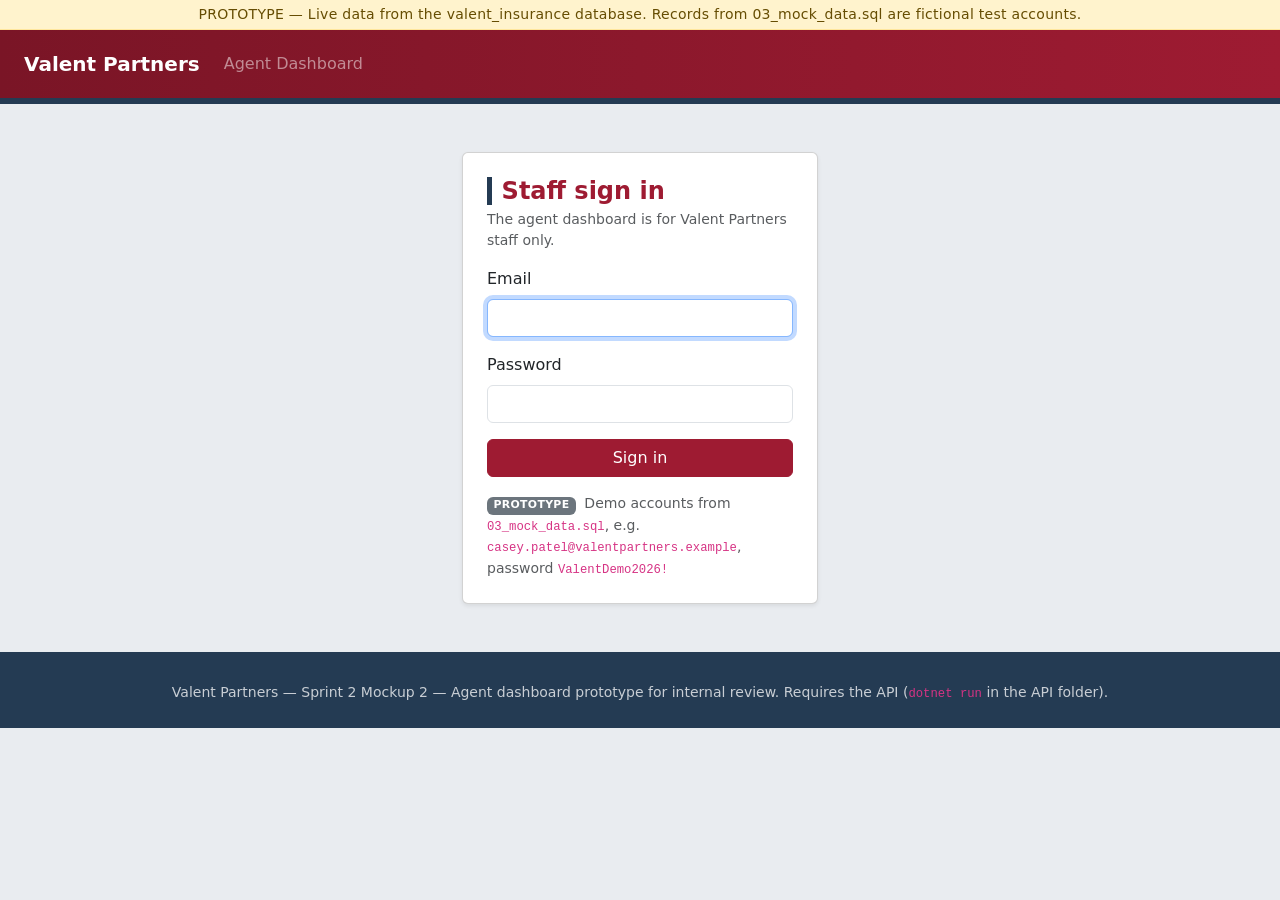
<file: Sprint 2 Mockups/mockup_2/Client/Resources/index.html>
<!DOCTYPE html>
<html lang="en" data-theme="crimson-pro">
<head>
    <meta charset="utf-8">
    <meta http-equiv="X-UA-Compatible" content="IE=edge">
    <title>Valent Partners | Agent Dashboard</title>
    <meta name="description" content="Valent Partners mockup 2: agent dashboard with application funnel, friction metrics, and review queue, loaded from the valent_insurance database.">
    <meta name="viewport" content="width=device-width, initial-scale=1">

    <!-- Bootstrap 5 via CDN (no jQuery dependency required for this version) -->
    <link rel="stylesheet" href="https://cdn.jsdelivr.net/npm/bootstrap@5.3.3/dist/css/bootstrap.min.css">
    <link rel="stylesheet" href="styles/index.css">
    <link rel="stylesheet" href="styles/themes.css">
</head>
<body>

    <!-- Prototype banner -->
    <div class="prototype-banner text-center py-1 small">
        PROTOTYPE &mdash; Live data from the valent_insurance database. Records from 03_mock_data.sql are fictional test accounts.
    </div>

    <!-- Top navbar -->
    <nav class="navbar navbar-expand-lg navbar-dark valent-navbar">
        <div class="container-fluid px-3 px-lg-4 flex-wrap gap-2">
            <a class="navbar-brand fw-bold mb-0" href="#">Valent&nbsp;Partners</a>
            <span class="navbar-text text-white-50 d-none d-md-inline me-auto">Agent Dashboard</span>
            <div class="d-flex align-items-center gap-2 d-none" id="signedInBox">
                <span class="text-white-50 small text-nowrap">Signed in as <strong class="text-white" id="signedInName"></strong></span>
                <button type="button" class="btn btn-sm btn-outline-light" id="signOutBtn">Sign out</button>
            </div>
        </div>
    </nav>

    <!-- ============ SIGN IN (shown until a staff member signs in) ============ -->
    <section class="container py-5 d-none" id="loginScreen">
        <div class="row justify-content-center">
            <div class="col-12 col-sm-9 col-md-6 col-lg-4">
                <div class="card shadow-sm">
                    <div class="card-body p-4">
                        <h1 class="h4 section-heading mb-1">Staff sign in</h1>
                        <p class="text-muted small mb-3">The agent dashboard is for Valent Partners staff only.</p>
                        <div class="alert alert-danger small d-none" id="loginError" role="alert"></div>
                        <form id="loginForm" novalidate>
                            <div class="mb-3">
                                <label for="loginEmail" class="form-label">Email</label>
                                <input type="email" class="form-control" id="loginEmail" autocomplete="username" required>
                            </div>
                            <div class="mb-3">
                                <label for="loginPassword" class="form-label">Password</label>
                                <input type="password" class="form-control" id="loginPassword" autocomplete="current-password" required>
                            </div>
                            <button type="submit" class="btn valent-btn-primary w-100" id="loginBtn">Sign in</button>
                        </form>
                        <p class="small text-muted mt-3 mb-0">
                            <span class="badge mock-badge me-1">PROTOTYPE</span>
                            Demo accounts from <code>03_mock_data.sql</code>, e.g. <code>casey.patel@valentpartners.example</code>,
                            password <code>ValentDemo2026!</code>
                        </p>
                    </div>
                </div>
            </div>
        </div>
    </section>

    <main class="container-fluid px-3 px-lg-4 pb-5 d-none" id="dashboardContent">

        <!-- Shown when the API can't be reached -->
        <div class="alert alert-danger mt-3 d-none" id="apiError" role="alert"></div>

        <!-- ============ FILTERS ============ -->
        <section class="filters-bar shadow-sm my-3 p-3">
            <div class="row g-3 align-items-end">
                <div class="col-6 col-md-3">
                    <label for="filterState" class="form-label fw-semibold small mb-1">State</label>
                    <select class="form-select form-select-sm" id="filterState"></select>
                </div>
                <div class="col-6 col-md-3">
                    <label for="filterLine" class="form-label fw-semibold small mb-1">Insurance Line</label>
                    <select class="form-select form-select-sm" id="filterLine">
                        <option value="">All Lines</option>
                        <option value="HOME">Homeowners</option>
                        <option value="FLOOD">Flood</option>
                        <option value="JEWELRY">Jewelry</option>
                        <option value="AUTO">Auto</option>
                    </select>
                </div>
                <div class="col-6 col-md-3">
                    <label for="filterRange" class="form-label fw-semibold small mb-1">Started</label>
                    <select class="form-select form-select-sm" id="filterRange">
                        <option value="last7">Last 7 days</option>
                        <option value="last30">Last 30 days</option>
                        <option value="last90">Last 90 days</option>
                        <option value="ytd">Year to date</option>
                        <option value="all" selected>All time</option>
                    </select>
                </div>
                <div class="col-6 col-md-3 d-flex gap-2">
                    <button type="button" class="btn valent-btn-outline btn-sm w-100" id="resetFiltersBtn">Reset</button>
                    <button type="button" class="btn btn-light btn-sm w-100" id="refreshBtn">Refresh</button>
                </div>
            </div>
            <p class="small text-muted mb-0 mt-2" id="filterSummary"></p>
        </section>

        <div class="alert drilldown-note small mb-3">
            <strong>State / insurance drill-down:</strong> the filters above apply to every section below. Bundles count toward each of their lines. A higher exit rate for a state does not by itself prove that state's rules caused the behavior &mdash; it is a starting point for investigation, not a conclusion.
        </div>

        <!-- ============ KPI OVERVIEW ============ -->
        <section class="mb-4">
            <h2 class="h5 section-heading">KPI Overview</h2>
            <div class="row g-3" id="kpiRow"></div>
        </section>

        <!-- ============ APPLICATION FUNNEL ============ -->
        <section class="mb-4">
            <div class="card shadow-sm">
                <div class="card-body">
                    <div class="d-flex flex-wrap justify-content-between align-items-center mb-1">
                        <h2 class="h5 section-heading mb-0">Application Funnel</h2>
                        <span class="text-muted small">Click a stage for detail</span>
                    </div>
                    <p class="text-muted small mb-3">Applications reaching each step of the form, with continuation / drop-off between steps. The step with the biggest drop-off is flagged.</p>
                    <div id="funnelContainer"></div>
                </div>
            </div>
        </section>

        <!-- ============ FRICTION METRICS ============ -->
        <section class="mb-4">
            <div class="card shadow-sm">
                <div class="card-body">
                    <h2 class="h5 section-heading">Confusion / Friction Metrics</h2>

                    <div class="alert metric-clarification small">
                        <strong>Where these numbers come from:</strong> the <code>analytics_events</code> table, filled by the customer form as people use it (plus sample rows from <code>03_mock_data.sql</code>).
                        "Dwell time" means time on a step, not hover or field-focus time. <strong>Quick exit</strong> uses your definition: leaving on one of the first two pages where the customer has to enter information (step 1 Coverage, step 2 Details).
                    </div>

                    <div class="table-responsive">
                        <table class="table table-hover align-middle friction-table bg-white mb-0" id="frictionTable">
                            <thead>
                                <tr>
                                    <th>Step</th>
                                    <th>Visits</th>
                                    <th>Avg Dwell Time</th>
                                    <th>Exit Rate</th>
                                    <th title="Exits on step 1 or 2 (client definition)">Quick Exits</th>
                                    <th>Drop-off</th>
                                    <th>Validation Errors</th>
                                    <th>Back Clicks</th>
                                    <th>Status</th>
                                </tr>
                            </thead>
                            <tbody id="frictionTableBody"></tbody>
                        </table>
                    </div>
                </div>
            </div>
        </section>

        <!-- ============ VISIT TIME & EXITS ============ -->
        <section class="mb-4">
            <div class="card shadow-sm">
                <div class="card-body">
                    <h2 class="h5 section-heading">Visit Time &amp; Where Visitors Leave</h2>
                    <p class="text-muted small mb-3">Each visit to the customer site, timed from opening it to leaving or closing it. The state filter uses the state the visitor picked; the line filter keeps visits that started an application for that line.</p>
                    <div class="row g-3 mb-3" id="visitKpiRow"></div>
                    <div class="table-responsive">
                        <table class="table align-middle bg-white mb-0">
                            <thead>
                                <tr>
                                    <th>Left From</th>
                                    <th>Exits</th>
                                    <th>Share of Exits</th>
                                    <th>Avg. Time on That Page</th>
                                    <th>Avg. Whole Visit</th>
                                </tr>
                            </thead>
                            <tbody id="exitPagesBody"></tbody>
                        </table>
                    </div>
                </div>
            </div>
        </section>

        <!-- ============ PRICING ESTIMATES ============ -->
        <section class="mb-4">
            <div class="card shadow-sm">
                <div class="card-body">
                    <div class="d-flex flex-wrap align-items-center gap-2 mb-1">
                        <h2 class="h5 section-heading mb-0">Estimated Pricing</h2>
                        <span class="badge mock-badge">DEMO ESTIMATES</span>
                    </div>
                    <p class="text-muted small mb-3" id="pricingIntro"></p>
                    <div class="table-responsive">
                        <table class="table align-middle bg-white mb-0">
                            <thead>
                                <tr>
                                    <th>Insurance Line</th>
                                    <th>Estimates</th>
                                    <th>Lowest</th>
                                    <th>Highest</th>
                                    <th>Average Range</th>
                                </tr>
                            </thead>
                            <tbody id="pricingTableBody"></tbody>
                        </table>
                    </div>
                    <p class="small text-muted mb-0 mt-2" id="pricingFootnote"></p>
                </div>
            </div>
        </section>

        <!-- ============ AGENT USAGE ============ -->
        <section class="mb-4">
            <div class="card shadow-sm">
                <div class="card-body">
                    <h2 class="h5 section-heading">Agent Usage</h2>
                    <p class="text-muted small mb-3">How often submitted applications need a human agent, and what each agent has done. Counts status changes on applications matching the filters above.</p>
                    <div class="row g-3 mb-3" id="agentKpiRow"></div>
                    <div class="table-responsive">
                        <table class="table table-hover align-middle bg-white mb-0">
                            <thead>
                                <tr>
                                    <th>Agent</th>
                                    <th>Actions</th>
                                    <th>Applications</th>
                                    <th>Approved</th>
                                    <th>Rejected</th>
                                    <th>Escalated</th>
                                    <th>Last Active</th>
                                </tr>
                            </thead>
                            <tbody id="agentTableBody"></tbody>
                        </table>
                    </div>
                </div>
            </div>
        </section>

        <!-- ============ REVIEW QUEUE ============ -->
        <section class="mb-4">
            <div class="card shadow-sm">
                <div class="card-body">
                    <div class="d-flex flex-wrap justify-content-between align-items-center gap-2 mb-1">
                        <h2 class="h5 section-heading mb-0">Application Review Queue</h2>
                        <div class="d-flex align-items-center gap-2">
                            <label for="queueStatus" class="small text-muted mb-0">Show</label>
                            <select class="form-select form-select-sm" id="queueStatus">
                                <option value="open" selected>Needs action</option>
                                <option value="submitted">New (submitted)</option>
                                <option value="under_review">Under review</option>
                                <option value="escalated">Escalated</option>
                                <option value="approved">Approved</option>
                                <option value="rejected">Rejected</option>
                                <option value="all">All submitted</option>
                            </select>
                        </div>
                    </div>
                    <p class="text-muted small mb-2">Submitted applications matching the filters above. Click a row to see the customer's answers and review flags, then approve, reject, or escalate it.</p>
                    <button class="btn btn-sm btn-link px-0 mb-2" type="button" data-bs-toggle="collapse" data-bs-target="#statusGuide" aria-expanded="false" aria-controls="statusGuide">
                        What does each status mean?
                    </button>
                    <div class="collapse" id="statusGuide">
                        <div class="table-responsive mb-3">
                            <table class="table table-sm table-bordered bg-white small mb-1 status-guide">
                                <thead>
                                    <tr><th>Status</th><th>When it applies</th><th>Set by</th><th>Next step</th></tr>
                                </thead>
                                <tbody>
                                    <tr><td><span class="queue-status-pill queue-status-denied">In progress</span></td><td>Started but not submitted. Progress is saved, so the customer can come back.</td><td>Customer</td><td>Customer finishes and submits</td></tr>
                                    <tr><td><span class="queue-status-pill queue-status-new">New</span></td><td>All five steps are complete and the customer confirmed their answers are accurate.</td><td>Customer</td><td>An agent starts the review</td></tr>
                                    <tr><td><span class="queue-status-pill queue-status-pending">Under review</span></td><td>An agent is checking the answers, uploaded documents, and review flags.</td><td>Agent</td><td>Approve, reject, or escalate</td></tr>
                                    <tr><td><span class="queue-status-pill queue-status-escalated">Escalated</span></td><td>A <strong>specialist</strong> rule applies (for example coastal Texas wind, flood zone V, a roof over 20 years old, 3+ claims, a mobile home, a rented-out home, a business-use vehicle, or a jewelry item over $25,000), or the agent needs a specialist or supervisor. A note is required.</td><td>Agent</td><td>Specialist decides</td></tr>
                                    <tr><td><span class="queue-status-pill queue-status-approved">Approved</span></td><td>Answers and documents are verified, no specialist flags are left open, and it fits the state's eligibility rules. Ready for a final carrier quote; it doesn't bind coverage.</td><td>Agent</td><td>Send the customer the final quote</td></tr>
                                    <tr><td><span class="queue-status-pill queue-status-denied">Rejected</span></td><td>Outside eligibility (line not offered in the state, or a property, driver, or item the carrier won't cover), or key information can't be verified. A note is required and saved as the reason.</td><td>Agent</td><td>Customer is told why</td></tr>
                                    <tr><td><span class="queue-status-pill queue-status-denied">Abandoned</span></td><td>Proposed: in progress with no activity for 30 days. Not automatic yet.</td><td>System</td><td>&mdash;</td></tr>
                                </tbody>
                            </table>
                        </div>
                        <p class="small text-muted"><span class="badge mock-badge me-1">PROPOSED</span> Our first draft of the criteria for client review.</p>
                    </div>
                    <div class="table-responsive">
                        <table class="table table-hover align-middle bg-white mb-0" id="queueTable">
                            <thead>
                                <tr>
                                    <th>Application</th>
                                    <th>Applicant</th>
                                    <th>Insurance Line</th>
                                    <th>State</th>
                                    <th>Status</th>
                                    <th>Assigned To</th>
                                    <th>Latest Note</th>
                                    <th>Submitted</th>
                                </tr>
                            </thead>
                            <tbody id="queueTableBody"></tbody>
                        </table>
                    </div>
                    <p class="small text-muted mb-0 mt-2" id="queueEmptyMsg"></p>
                </div>
            </div>
        </section>

        <!-- ============ PRELIMINARY ELIGIBILITY RULES ============ -->
        <section class="mb-4">
            <div class="card shadow-sm">
                <div class="card-body">
                    <div class="d-flex flex-wrap align-items-center gap-2 mb-1">
                        <h2 class="h5 section-heading mb-0">Preliminary Eligibility &amp; Quote Rules</h2>
                        <span class="badge mock-badge">FOR CLIENT REVIEW</span>
                    </div>
                    <p class="text-muted small mb-3">Our first idea of what should drive eligibility in each state, such as wind and hail risk in Texas for homes and cars. These rules set the demo estimate and the review flags agents see on each application. Is this on the right track? The state filter above narrows the list.</p>
                    <div class="table-responsive">
                        <table class="table table-sm align-top bg-white mb-0">
                            <thead>
                                <tr><th>State</th><th>Line</th><th>When</th><th>What happens</th></tr>
                            </thead>
                            <tbody id="rulesTableBody"></tbody>
                        </table>
                    </div>
                </div>
            </div>
        </section>

        <!-- ============ ASSUMPTIONS / OPEN QUESTIONS ============ -->
        <section class="mb-5">
            <div class="card shadow-sm">
                <div class="card-body">
                    <h2 class="h5 section-heading">Metric Definitions &amp; Open Questions</h2>
                    <p class="text-muted small">For client review. Nothing in this section is a finalized business rule.</p>
                    <div class="accordion" id="assumptionsAccordion">

                        <div class="accordion-item">
                            <h3 class="accordion-header">
                                <button class="accordion-button" type="button" data-bs-toggle="collapse" data-bs-target="#accMetrics">How Each Metric Is Calculated</button>
                            </h3>
                            <div id="accMetrics" class="accordion-collapse collapse show" data-bs-parent="#assumptionsAccordion">
                                <div class="accordion-body small">
                                    <ul class="mb-0">
                                        <li><strong>Applications started</strong> &mdash; rows in <code>applications</code> created in the date range.</li>
                                        <li><strong>Completion rate</strong> &mdash; % of started applications that were submitted.</li>
                                        <li><strong>Not submitted</strong> &mdash; 100% minus completion rate. Includes applications still in progress.</li>
                                        <li><strong>Awaiting review</strong> &mdash; applications that are submitted, under review, or escalated.</li>
                                        <li><strong>Avg. time to submit</strong> &mdash; average time from starting an application to submitting it.</li>
                                        <li><strong>Funnel</strong> &mdash; how many applications reached each step (from <code>applications.current_step</code>).</li>
                                        <li><strong>Dwell time</strong> &mdash; average time on a step before finishing it or leaving the site.</li>
                                        <li><strong>Exit rate</strong> &mdash; % of visits to a step that ended with the customer leaving the site.</li>
                                        <li><strong>Quick exit</strong> &mdash; leaving on step 1 (Coverage) or step 2 (Details), the first two pages where the customer enters information. The KPI is the % of started, unsubmitted applications that ended that way.</li>
                                        <li><strong>Visit time</strong> &mdash; time from opening the customer site to leaving or closing it (the browser sends a final event as the tab closes).</li>
                                        <li><strong>Validation errors</strong> &mdash; % of visits that hit at least one form error.</li>
                                        <li><strong>Back clicks</strong> &mdash; times customers pressed Back from that step.</li>
                                    </ul>
                                </div>
                            </div>
                        </div>

                        <div class="accordion-item">
                            <h3 class="accordion-header">
                                <button class="accordion-button collapsed" type="button" data-bs-toggle="collapse" data-bs-target="#accThresholds">Placeholder Thresholds</button>
                            </h3>
                            <div id="accThresholds" class="accordion-collapse collapse" data-bs-parent="#assumptionsAccordion">
                                <div class="accordion-body small">
                                    <ul class="mb-0">
                                        <li>Quick-exit steps: <span id="quickExitSteps">1, 2</span>, from the client's Sprint 2 review. We read "pages where they are required to enter information" as the Coverage and Details steps, not Type &amp; State (choices only). Please confirm.</li>
                                        <li>"Needs Attention" / "Watch" use a simple score: exit rate (&times; 1.5 on quick-exit steps) + 1.2 &times; validation-error rate. The cut-offs (45 and 25) are placeholders.</li>
                                    </ul>
                                </div>
                            </div>
                        </div>

                        <div class="accordion-item">
                            <h3 class="accordion-header">
                                <button class="accordion-button collapsed" type="button" data-bs-toggle="collapse" data-bs-target="#accUnresolved">Unresolved Dashboard Requirements</button>
                            </h3>
                            <div id="accUnresolved" class="accordion-collapse collapse" data-bs-parent="#assumptionsAccordion">
                                <div class="accordion-body small">
                                    <ul class="mb-0">
                                        <li>Employee vs. admin permissions (everyone who signs in can do everything today), password resets, and how staff accounts get created.</li>
                                        <li>Consent banner and retention period for the tracking events the customer form now sends.</li>
                                        <li>Adding North Carolina (the client's next state) once the current three are refined.</li>
                                        <li>Which metrics belong on the landing dashboard vs. deeper drill-down pages.</li>
                                        <li>Retention, privacy, and consent requirements for behavioral tracking.</li>
                                        <li>Which applicant-level details an agent should be able to open from aggregate analytics.</li>
                                    </ul>
                                </div>
                            </div>
                        </div>

                        <div class="accordion-item">
                            <h3 class="accordion-header">
                                <button class="accordion-button collapsed" type="button" data-bs-toggle="collapse" data-bs-target="#accQuestions">Questions for the Next Client Review</button>
                            </h3>
                            <div id="accQuestions" class="accordion-collapse collapse" data-bs-parent="#assumptionsAccordion">
                                <div class="accordion-body small">
                                    <ul class="mb-0">
                                        <li>When you say "hover" or "how long users stay," do you mean page time, field-focus time, actual mouse-hover duration, or something else?</li>
                                        <li>Quick exit: should Type &amp; State count as one of the "first 2 pages," or only Coverage and Details (what we built)?</li>
                                        <li>Are the preliminary eligibility rules and status criteria on the right track?</li>
                                        <li>Which application steps are most important to monitor closely?</li>
                                        <li>What should happen operationally when the dashboard reveals a problem?</li>
                                        <li>Who should have access to aggregate analytics vs. individual application details?</li>
                                        <li>What review statuses and actions do your agents actually use?</li>
                                    </ul>
                                </div>
                            </div>
                        </div>

                    </div>
                </div>
            </div>
        </section>

    </main>

    <footer class="text-center text-muted small py-4 border-top">
        Valent Partners &mdash; Sprint 2 Mockup 2 &mdash; Agent dashboard prototype for internal review. Requires the API (<code>dotnet run</code> in the API folder).
    </footer>

    <!-- Step detail modal (funnel + friction table) -->
    <div class="modal fade" id="stepDetailModal" tabindex="-1" aria-hidden="true">
        <div class="modal-dialog modal-dialog-scrollable">
            <div class="modal-content">
                <div class="modal-header">
                    <h5 class="modal-title" id="stepDetailModalLabel">Step Detail</h5>
                    <button type="button" class="btn-close" data-bs-dismiss="modal" aria-label="Close"></button>
                </div>
                <div class="modal-body" id="stepDetailModalBody"></div>
                <div class="modal-footer">
                    <button type="button" class="btn valent-btn-outline" data-bs-dismiss="modal">Close</button>
                </div>
            </div>
        </div>
    </div>

    <!-- Application detail modal (review queue) -->
    <div class="modal fade" id="appDetailModal" tabindex="-1" aria-hidden="true">
        <div class="modal-dialog modal-lg modal-dialog-scrollable">
            <div class="modal-content">
                <div class="modal-header">
                    <h5 class="modal-title" id="appDetailModalLabel">Application Detail</h5>
                    <button type="button" class="btn-close" data-bs-dismiss="modal" aria-label="Close"></button>
                </div>
                <div class="modal-body" id="appDetailModalBody"></div>
                <div class="modal-footer d-block" id="appActions">
                    <div class="alert alert-danger small py-2 d-none" id="appActionError" role="alert"></div>
                    <label for="appActionNote" class="form-label small mb-1">Note <span class="text-muted">(required to reject or escalate)</span></label>
                    <textarea class="form-control form-control-sm mb-2" id="appActionNote" rows="2" maxlength="255"></textarea>
                    <div class="d-flex flex-wrap gap-2 align-items-center">
                        <span class="small text-muted me-auto" id="appActionHint"></span>
                        <button type="button" class="btn valent-btn-outline btn-sm" data-action="under_review">Start Review</button>
                        <button type="button" class="btn valent-btn-outline btn-sm" data-action="escalated">Escalate</button>
                        <button type="button" class="btn valent-btn-outline btn-sm" data-action="rejected">Reject</button>
                        <button type="button" class="btn valent-btn-primary btn-sm" data-action="approved">Approve</button>
                    </div>
                </div>
            </div>
        </div>
    </div>

    <!-- Bootstrap 5 bundle (includes Popper) via CDN -->
    <script src="https://cdn.jsdelivr.net/npm/bootstrap@5.3.3/dist/js/bootstrap.bundle.min.js"></script>
    <script src="scripts/index.js"></script>
</body>
</html>
</file>
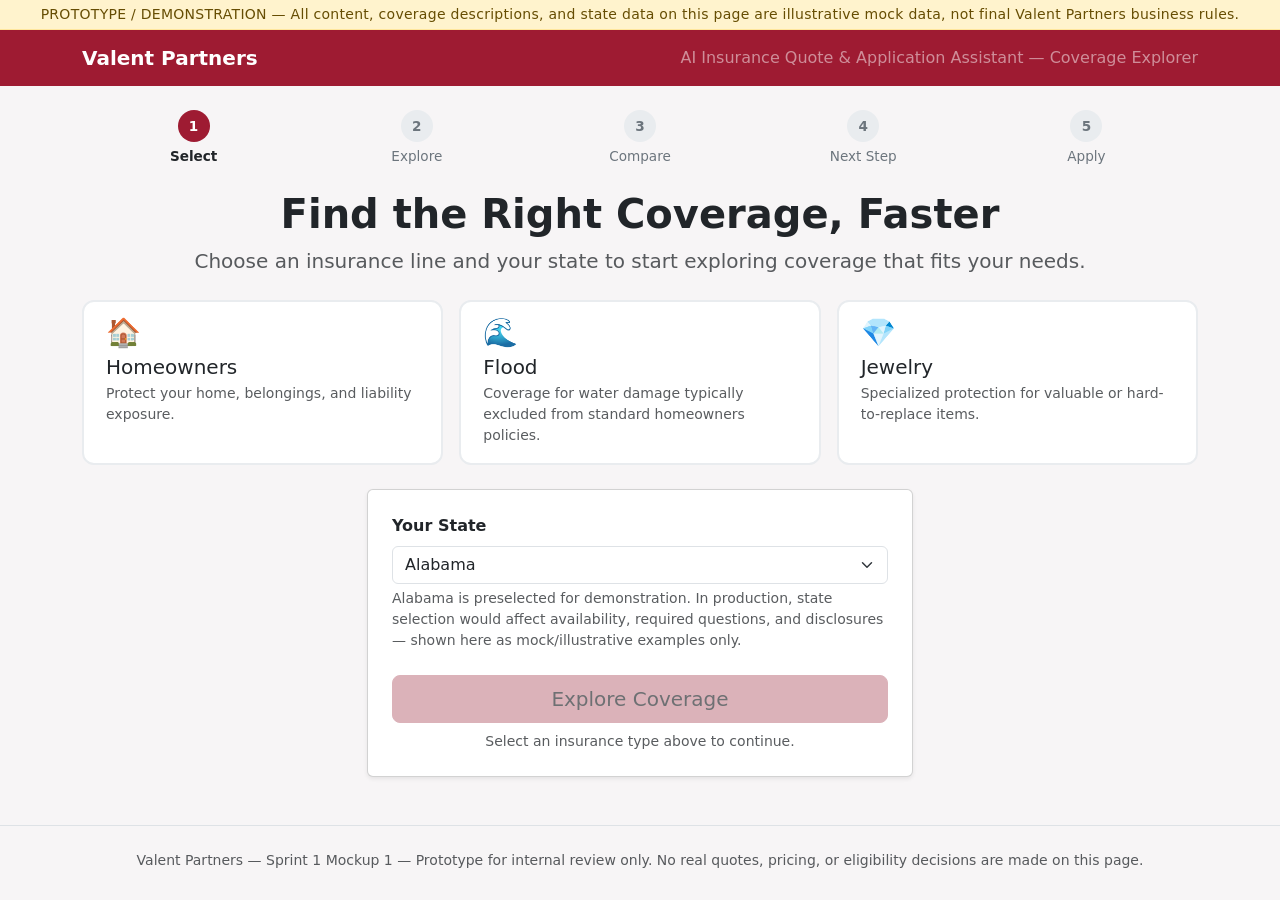
<file: sprint_1_mockups/mockup_1/Client/Resources/index.html>
<!DOCTYPE html>
<html lang="en">
<head>
    <meta charset="utf-8">
    <meta http-equiv="X-UA-Compatible" content="IE=edge">
    <title>Valent Partners | Coverage Explorer (Prototype)</title>
    <meta name="description" content="Valent Partners mockup 1: customer coverage discovery prototype for Homeowners, Flood, and Jewelry insurance.">
    <meta name="viewport" content="width=device-width, initial-scale=1">

    <!-- Bootstrap 5 via CDN (no jQuery dependency required for this version) -->
    <link rel="stylesheet" href="https://cdn.jsdelivr.net/npm/bootstrap@5.3.3/dist/css/bootstrap.min.css">
    <link rel="stylesheet" href="styles/index.css">
</head>
<body>

    <!-- Prototype / Demonstration banner -->
    <div class="prototype-banner text-center py-1 small">
        PROTOTYPE / DEMONSTRATION &mdash; All content, coverage descriptions, and state data on this page are illustrative mock data, not final Valent Partners business rules.
    </div>

    <!-- Top navbar -->
    <nav class="navbar navbar-expand-lg navbar-dark valent-navbar">
        <div class="container">
            <a class="navbar-brand fw-bold" href="#" id="brandHome">Valent&nbsp;Partners</a>
            <span class="navbar-text text-white-50 d-none d-md-inline">AI Insurance Quote &amp; Application Assistant &mdash; Coverage Explorer</span>
        </div>
    </nav>

    <!-- Step progress indicator -->
    <div class="container">
        <ol class="step-indicator d-flex list-unstyled justify-content-between my-4" id="stepIndicator">
            <li class="step-item active" data-step="1"><span class="step-num">1</span><span class="step-label">Select</span></li>
            <li class="step-item" data-step="2"><span class="step-num">2</span><span class="step-label">Explore</span></li>
            <li class="step-item" data-step="3"><span class="step-num">3</span><span class="step-label">Compare</span></li>
            <li class="step-item" data-step="4"><span class="step-num">4</span><span class="step-label">Next Step</span></li>
            <li class="step-item" data-step="5"><span class="step-num">5</span><span class="step-label">Apply</span></li>
        </ol>
    </div>

    <main class="container pb-5">

        <!-- ============ SCREEN 1: Insurance + State Selection ============ -->
        <section id="screen-select" class="app-screen">
            <div class="text-center mb-4">
                <h1 class="fw-bold">Find the Right Coverage, Faster</h1>
                <p class="lead text-muted">Choose an insurance line and your state to start exploring coverage that fits your needs.</p>
            </div>

            <div class="row g-3 justify-content-center mb-4" id="insuranceTypeCards">
                <div class="col-12 col-md-4">
                    <button type="button" class="insurance-type-card card h-100 w-100 text-start" data-type="homeowners">
                        <div class="card-body">
                            <div class="type-icon mb-2">&#127968;</div>
                            <h2 class="h5 card-title mb-1">Homeowners</h2>
                            <p class="card-text text-muted small mb-0">Protect your home, belongings, and liability exposure.</p>
                        </div>
                    </button>
                </div>
                <div class="col-12 col-md-4">
                    <button type="button" class="insurance-type-card card h-100 w-100 text-start" data-type="flood">
                        <div class="card-body">
                            <div class="type-icon mb-2">&#127754;</div>
                            <h2 class="h5 card-title mb-1">Flood</h2>
                            <p class="card-text text-muted small mb-0">Coverage for water damage typically excluded from standard homeowners policies.</p>
                        </div>
                    </button>
                </div>
                <div class="col-12 col-md-4">
                    <button type="button" class="insurance-type-card card h-100 w-100 text-start" data-type="jewelry">
                        <div class="card-body">
                            <div class="type-icon mb-2">&#128142;</div>
                            <h2 class="h5 card-title mb-1">Jewelry</h2>
                            <p class="card-text text-muted small mb-0">Specialized protection for valuable or hard-to-replace items.</p>
                        </div>
                    </button>
                </div>
            </div>

            <div class="row justify-content-center">
                <div class="col-12 col-md-6">
                    <div class="card p-3 p-md-4 shadow-sm">
                        <label for="stateSelect" class="form-label fw-semibold">Your State</label>
                        <select class="form-select" id="stateSelect" aria-describedby="stateHelp"></select>
                        <div id="stateHelp" class="form-text">
                            Alabama is preselected for demonstration. In production, state selection would affect availability, required questions, and disclosures &mdash; shown here as mock/illustrative examples only.
                        </div>

                        <button type="button" class="btn valent-btn-primary btn-lg w-100 mt-4" id="exploreCoverageBtn" disabled>
                            Explore Coverage
                        </button>
                        <div class="form-text text-center mt-2" id="selectHint">Select an insurance type above to continue.</div>
                    </div>
                </div>
            </div>
        </section>

        <!-- ============ SCREEN 2: Coverage Explorer (Homeowners / Flood / Jewelry) ============ -->
        <section id="screen-explorer" class="app-screen d-none">
            <div class="d-flex flex-wrap justify-content-between align-items-start gap-2 mb-3">
                <div>
                    <h2 class="fw-bold mb-1" id="explorerTitle">Homeowners Coverage Components</h2>
                    <p class="text-muted mb-0" id="explorerSubtitle">These are parts of a single homeowners policy, not competing plans &mdash; explore each one below.</p>
                </div>
                <button type="button" class="btn valent-btn-outline btn-sm" id="explorerBackBtn">&larr; Change Selection</button>
            </div>

            <div class="alert state-mock-banner mb-4" id="stateMockBanner" role="status"></div>

            <div class="row g-3" id="coverageCardGrid"></div>

            <div class="row g-3 mt-1" id="explorerNotesRow"></div>

            <div class="compare-bar shadow-lg" id="compareBar">
                <div class="container d-flex align-items-center justify-content-between py-2">
                    <span id="compareCount">0 coverage components selected</span>
                    <button type="button" class="btn valent-btn-primary" id="goToCompareBtn" disabled>Compare Selected &rarr;</button>
                </div>
            </div>
        </section>

        <!-- ============ SCREEN 3: Comparison ============ -->
        <section id="screen-compare" class="app-screen d-none">
            <div class="d-flex flex-wrap justify-content-between align-items-start gap-2 mb-3">
                <div>
                    <h2 class="fw-bold mb-1">Compare Coverage Components</h2>
                    <p class="text-muted mb-0">A side-by-side, plain-language look at what you selected.</p>
                </div>
                <button type="button" class="btn valent-btn-outline btn-sm" id="compareBackBtn">&larr; Back to Explorer</button>
            </div>

            <div class="table-responsive">
                <table class="table table-bordered align-top compare-table bg-white" id="compareTable">
                    <thead></thead>
                    <tbody></tbody>
                </table>
            </div>

            <div class="text-end mt-3">
                <button type="button" class="btn valent-btn-primary btn-lg" id="goToNextStepBtn">Continue to Next Steps &rarr;</button>
            </div>
        </section>

        <!-- ============ SCREEN 4: Next Step ============ -->
        <section id="screen-next" class="app-screen d-none">
            <div class="text-center mb-4">
                <h2 class="fw-bold">You've Explored Your Coverage &mdash; What's Next?</h2>
                <p class="lead text-muted">Here's how this would connect to the full Valent Partners experience.</p>
            </div>

            <div class="row g-3 justify-content-center">
                <div class="col-12 col-md-4">
                    <div class="card h-100 text-center p-3 next-step-card">
                        <div class="type-icon mb-2">&#128196;</div>
                        <h3 class="h5">Start Application</h3>
                        <p class="text-muted small">Begin a guided application for the coverage you explored.</p>
                        <button type="button" class="btn valent-btn-primary mt-auto" id="startApplicationBtn">Start Application</button>
                    </div>
                </div>
                <div class="col-12 col-md-4">
                    <div class="card h-100 text-center p-3 next-step-card">
                        <div class="type-icon mb-2">&#129302;</div>
                        <h3 class="h5">Ask the AI Quote Assistant</h3>
                        <p class="text-muted small">Chat through your details to work toward an estimate, with human escalation when needed.</p>
                        <button type="button" class="btn valent-btn-primary mt-auto future-cta" data-feature="AI Quote Assistant">Ask Quote Assistant</button>
                    </div>
                </div>
                <div class="col-12 col-md-4">
                    <div class="card h-100 text-center p-3 next-step-card">
                        <div class="type-icon mb-2">&#128222;</div>
                        <h3 class="h5">Talk to an Agent</h3>
                        <p class="text-muted small">Complex situations get routed to a real Valent Partners specialist.</p>
                        <button type="button" class="btn valent-btn-primary mt-auto future-cta" data-feature="Talk to an Agent">Talk to an Agent</button>
                    </div>
                </div>
            </div>

            <div class="text-center mt-5">
                <button type="button" class="btn valent-btn-outline" id="startOverBtn">Start Over</button>
            </div>
        </section>

        <!-- ============ SCREEN 5: Application (baseline functional, front-end only) ============ -->
        <section id="screen-apply" class="app-screen d-none">
            <div class="d-flex flex-wrap justify-content-between align-items-start gap-2 mb-3">
                <div>
                    <h2 class="fw-bold mb-1">Start Your Application</h2>
                    <p class="text-muted mb-0" id="applyContextLine"></p>
                </div>
                <button type="button" class="btn valent-btn-outline btn-sm" id="applyBackBtn">&larr; Back to Next Steps</button>
            </div>

            <div class="alert state-mock-banner mb-4">
                <span class="badge mock-badge me-2">MOCK / PROTOTYPE</span>
                This is a baseline front-end demo only. Nothing is transmitted, stored, or reviewed by Valent Partners, and no real application is created.
            </div>

            <div id="applyFormWrap">
                <form id="applicationForm" class="row g-3" novalidate>
                    <div class="col-12 col-md-6">
                        <label class="form-label" for="applicantName">Full Name</label>
                        <input type="text" class="form-control" id="applicantName" required>
                        <div class="invalid-feedback">Please enter your full name.</div>
                    </div>
                    <div class="col-12 col-md-6">
                        <label class="form-label" for="applicantEmail">Email</label>
                        <input type="email" class="form-control" id="applicantEmail" required>
                        <div class="invalid-feedback">Please enter a valid email address.</div>
                    </div>
                    <div class="col-12 col-md-6">
                        <label class="form-label" for="applicantPhone">Phone</label>
                        <input type="tel" class="form-control" id="applicantPhone" required>
                        <div class="invalid-feedback">Please enter a phone number.</div>
                    </div>
                    <div class="col-12 col-md-6">
                        <label class="form-label" for="applicantState">State</label>
                        <select class="form-select" id="applicantState" required></select>
                    </div>
                    <div class="col-12">
                        <label class="form-label" for="applicantAddress">Street Address</label>
                        <input type="text" class="form-control" id="applicantAddress" required>
                        <div class="invalid-feedback">Please enter a street address.</div>
                    </div>
                    <div class="col-12 col-md-6">
                        <label class="form-label" for="applicantCity">City</label>
                        <input type="text" class="form-control" id="applicantCity" required>
                        <div class="invalid-feedback">Please enter a city.</div>
                    </div>
                    <div class="col-12 col-md-6">
                        <label class="form-label" for="applicantZip">ZIP Code</label>
                        <input type="text" class="form-control" id="applicantZip" pattern="[0-9]{5}" placeholder="12345" required>
                        <div class="invalid-feedback">Please enter a 5-digit ZIP code.</div>
                    </div>
                    <div class="col-12">
                        <label class="form-label" for="applicantNotes">Anything else we should know? <span class="text-muted">(optional)</span></label>
                        <textarea class="form-control" id="applicantNotes" rows="2"></textarea>
                    </div>
                    <div class="col-12 text-end">
                        <button type="submit" class="btn valent-btn-primary btn-lg" id="submitApplicationBtn">Submit Application (Mock)</button>
                    </div>
                </form>
            </div>

            <div id="applyConfirmation" class="d-none text-center py-5">
                <div class="type-icon display-4 mb-3">&#9989;</div>
                <h3 class="fw-bold">Mock Application Received</h3>
                <p class="text-muted mx-auto" style="max-width: 560px;">
                    This confirms the front-end flow only &mdash; <span id="applyConfirmSummary"></span> In production this would be validated, securely stored, and routed for underwriting review.
                </p>
                <p class="small text-muted">Mock Reference #: <strong id="mockReferenceNumber"></strong></p>
                <div>
                    <button type="button" class="btn valent-btn-outline" id="applyStartOverBtn">Start Over</button>
                    <button type="button" class="btn valent-btn-primary ms-2" id="applyBackToNextBtn">Back to Next Steps</button>
                </div>
            </div>
        </section>

    </main>

    <footer class="text-center text-muted small py-4 border-top">
        Valent Partners &mdash; Sprint 1 Mockup 1 &mdash; Prototype for internal review only. No real quotes, pricing, or eligibility decisions are made on this page.
    </footer>

    <!-- Coverage detail modal -->
    <div class="modal fade" id="coverageDetailModal" tabindex="-1" aria-hidden="true">
        <div class="modal-dialog modal-dialog-scrollable modal-lg">
            <div class="modal-content">
                <div class="modal-header">
                    <h5 class="modal-title" id="coverageDetailModalLabel">Coverage Detail</h5>
                    <button type="button" class="btn-close" data-bs-dismiss="modal" aria-label="Close"></button>
                </div>
                <div class="modal-body" id="coverageDetailModalBody"></div>
                <div class="modal-footer">
                    <button type="button" class="btn valent-btn-outline" data-bs-dismiss="modal">Close</button>
                    <button type="button" class="btn valent-btn-primary" id="modalAddToCompareBtn">Add to Comparison</button>
                </div>
            </div>
        </div>
    </div>

    <!-- Future feature modal -->
    <div class="modal fade" id="futureFeatureModal" tabindex="-1" aria-hidden="true">
        <div class="modal-dialog">
            <div class="modal-content">
                <div class="modal-header">
                    <h5 class="modal-title">Future Prototype Feature</h5>
                    <button type="button" class="btn-close" data-bs-dismiss="modal" aria-label="Close"></button>
                </div>
                <div class="modal-body" id="futureFeatureModalBody"></div>
                <div class="modal-footer">
                    <button type="button" class="btn valent-btn-primary" data-bs-dismiss="modal">Got it</button>
                </div>
            </div>
        </div>
    </div>

    <!-- Bootstrap 5 bundle (includes Popper) via CDN -->
    <script src="https://cdn.jsdelivr.net/npm/bootstrap@5.3.3/dist/js/bootstrap.bundle.min.js"></script>
    <script src="scripts/index.js"></script>
</body>
</html>
</file>
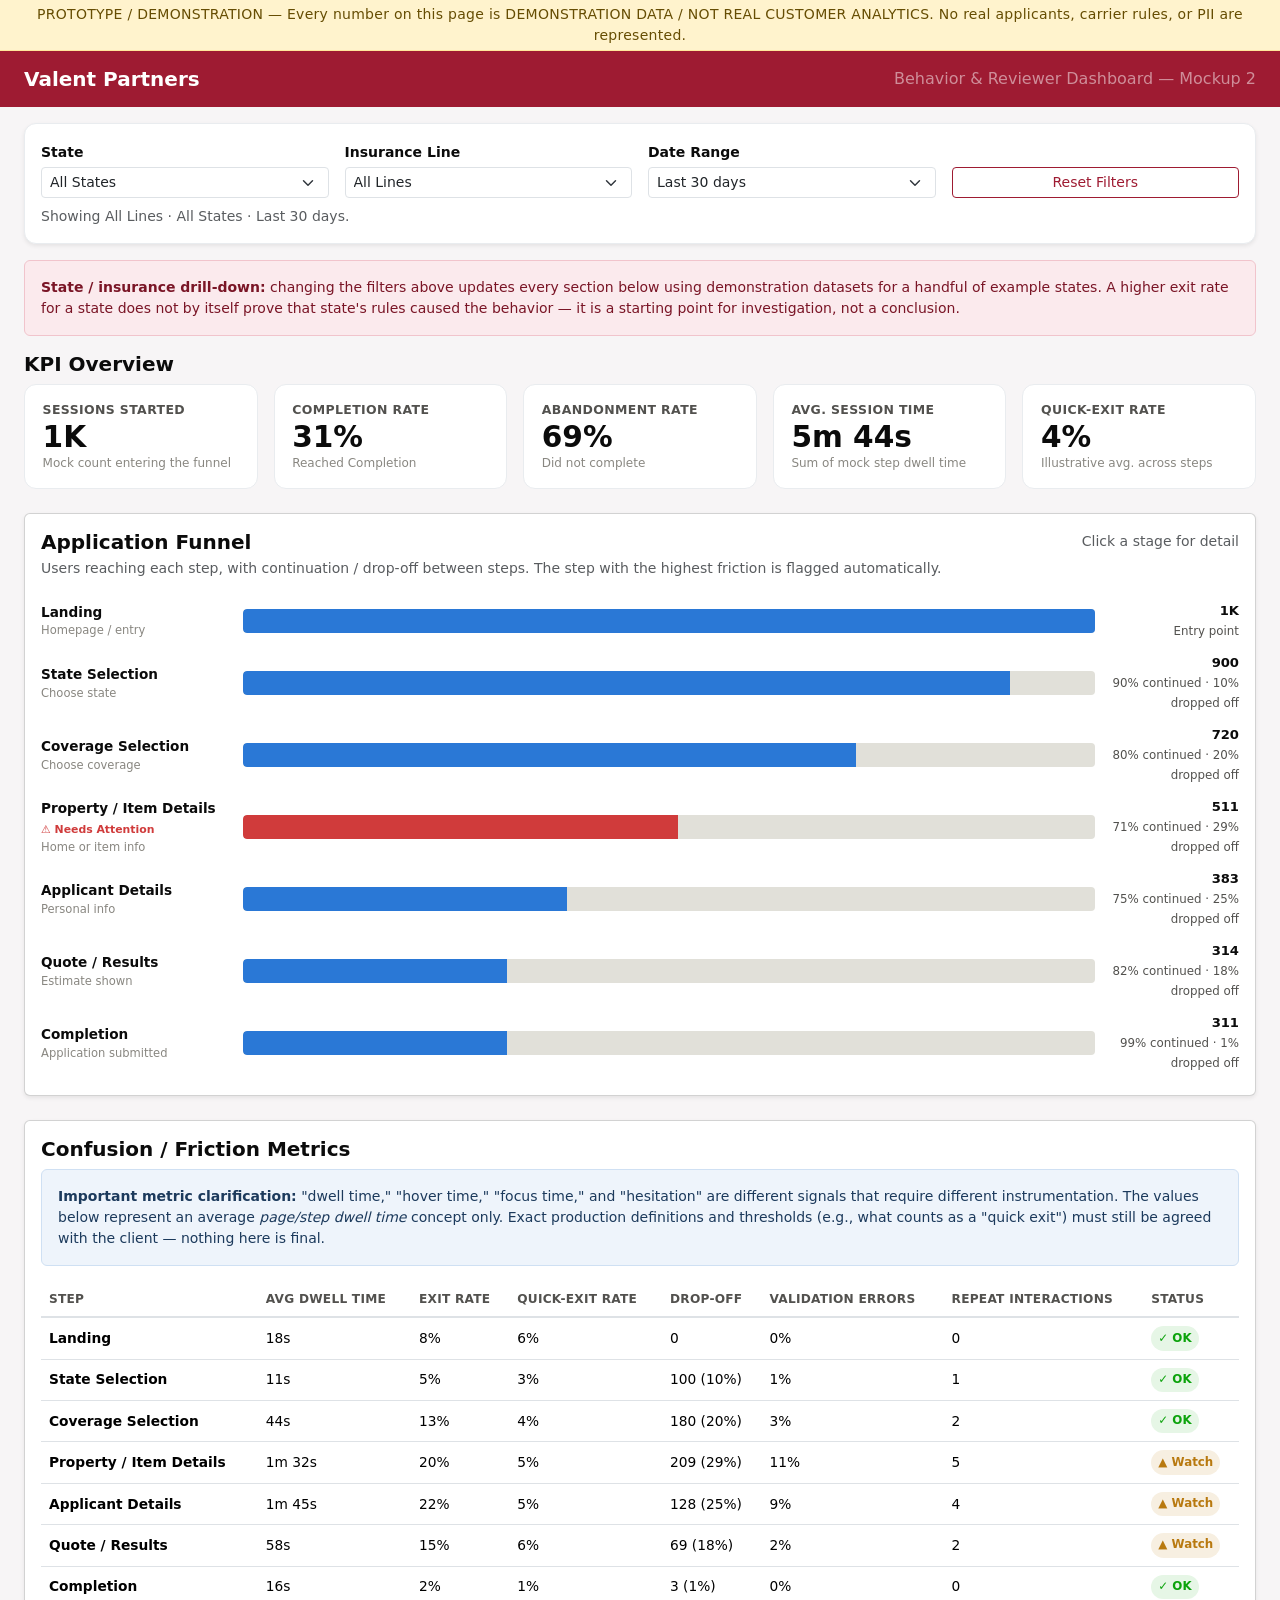
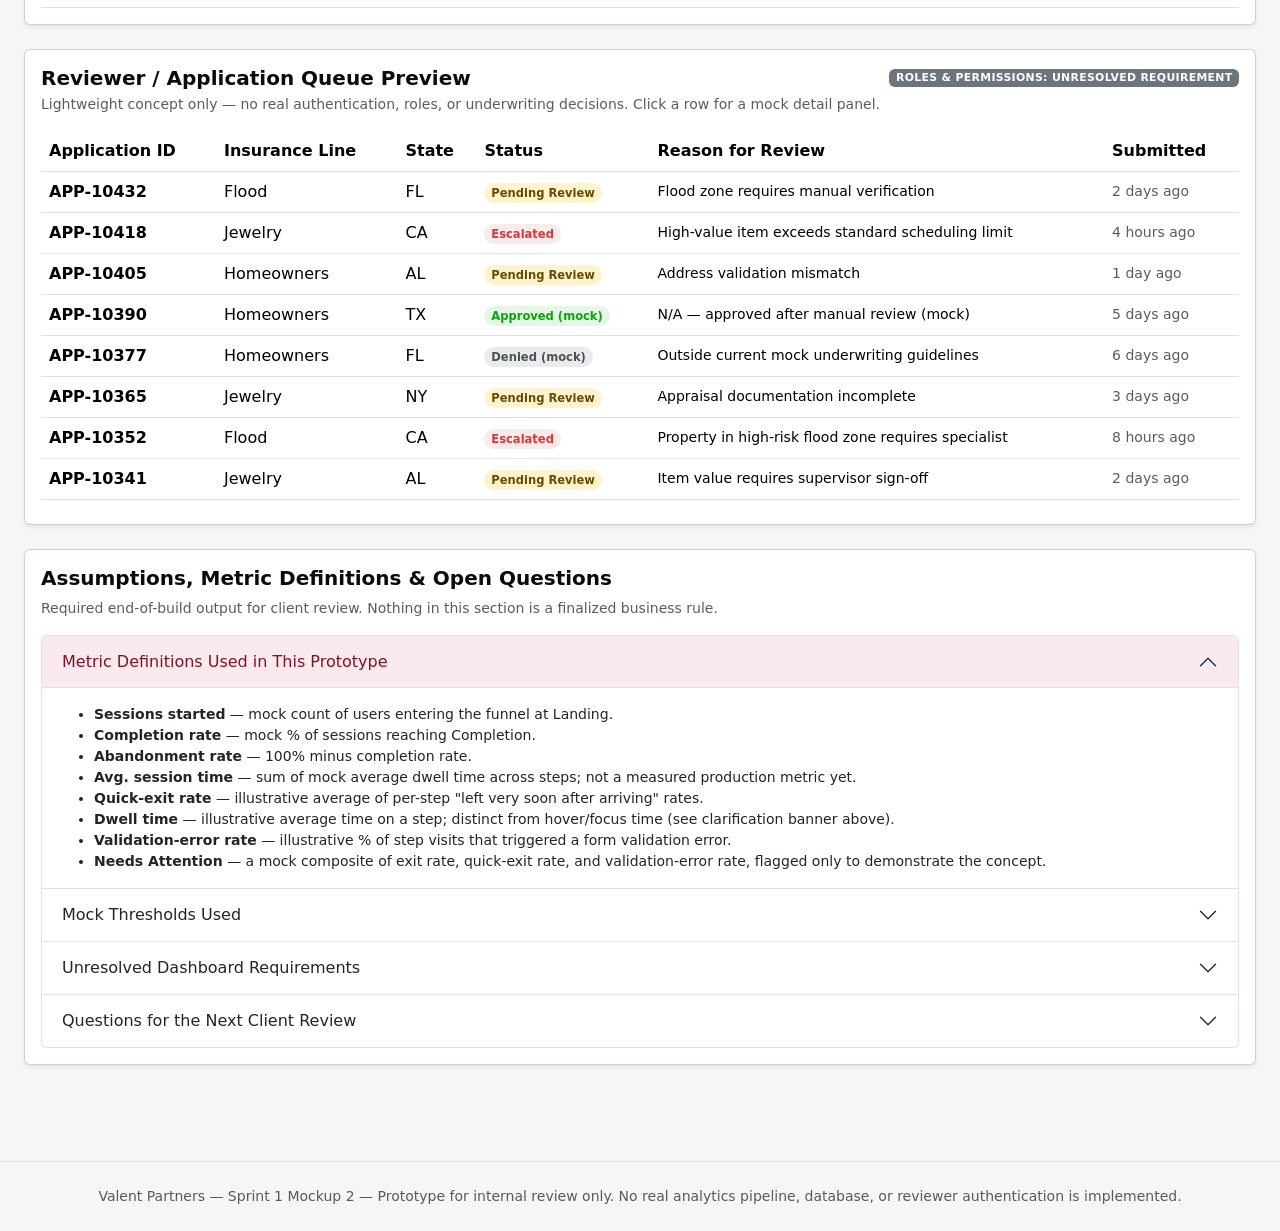
<file: sprint_1_mockups/mockup_2/Client/Resources/index.html>
<!DOCTYPE html>
<html lang="en">
<head>
    <meta charset="utf-8">
    <meta http-equiv="X-UA-Compatible" content="IE=edge">
    <title>Valent Partners | Behavior &amp; Reviewer Dashboard (Prototype)</title>
    <meta name="description" content="Valent Partners mockup 2: customer behavior analytics and reviewer dashboard prototype.">
    <meta name="viewport" content="width=device-width, initial-scale=1">

    <!-- Bootstrap 5 via CDN (no jQuery dependency required for this version) -->
    <link rel="stylesheet" href="https://cdn.jsdelivr.net/npm/bootstrap@5.3.3/dist/css/bootstrap.min.css">
    <link rel="stylesheet" href="styles/index.css">
</head>
<body>

    <!-- Prototype / Demonstration banner -->
    <div class="prototype-banner text-center py-1 small">
        PROTOTYPE / DEMONSTRATION &mdash; Every number on this page is DEMONSTRATION DATA / NOT REAL CUSTOMER ANALYTICS. No real applicants, carrier rules, or PII are represented.
    </div>

    <!-- Top navbar -->
    <nav class="navbar navbar-expand-lg navbar-dark valent-navbar">
        <div class="container-fluid px-3 px-lg-4">
            <a class="navbar-brand fw-bold mb-0" href="#">Valent&nbsp;Partners</a>
            <span class="navbar-text text-white-50 d-none d-md-inline">Behavior &amp; Reviewer Dashboard &mdash; Mockup 2</span>
        </div>
    </nav>

    <main class="container-fluid px-3 px-lg-4 pb-5">

        <!-- ============ FILTERS ============ -->
        <section class="filters-bar shadow-sm my-3 p-3">
            <div class="row g-3 align-items-end">
                <div class="col-6 col-md-3">
                    <label for="filterState" class="form-label fw-semibold small mb-1">State</label>
                    <select class="form-select form-select-sm" id="filterState"></select>
                </div>
                <div class="col-6 col-md-3">
                    <label for="filterLine" class="form-label fw-semibold small mb-1">Insurance Line</label>
                    <select class="form-select form-select-sm" id="filterLine">
                        <option value="all">All Lines</option>
                        <option value="homeowners">Homeowners</option>
                        <option value="flood">Flood</option>
                        <option value="jewelry">Jewelry</option>
                    </select>
                </div>
                <div class="col-6 col-md-3">
                    <label for="filterRange" class="form-label fw-semibold small mb-1">Date Range</label>
                    <select class="form-select form-select-sm" id="filterRange">
                        <option value="last7">Last 7 days</option>
                        <option value="last30" selected>Last 30 days</option>
                        <option value="last90">Last 90 days</option>
                        <option value="ytd">Year to date</option>
                    </select>
                </div>
                <div class="col-6 col-md-3">
                    <button type="button" class="btn valent-btn-outline btn-sm w-100" id="resetFiltersBtn">Reset Filters</button>
                </div>
            </div>
            <p class="small text-muted mb-0 mt-2" id="filterSummary"></p>
        </section>

        <div class="alert drilldown-note small mb-3">
            <strong>State / insurance drill-down:</strong> changing the filters above updates every section below using demonstration datasets for a handful of example states. A higher exit rate for a state does not by itself prove that state's rules caused the behavior &mdash; it is a starting point for investigation, not a conclusion.
        </div>

        <!-- ============ KPI OVERVIEW ============ -->
        <section class="mb-4">
            <h2 class="h5 section-heading">KPI Overview</h2>
            <div class="row g-3" id="kpiRow"></div>
        </section>

        <!-- ============ APPLICATION FUNNEL ============ -->
        <section class="mb-4">
            <div class="card shadow-sm">
                <div class="card-body">
                    <div class="d-flex flex-wrap justify-content-between align-items-center mb-1">
                        <h2 class="h5 section-heading mb-0">Application Funnel</h2>
                        <span class="text-muted small">Click a stage for detail</span>
                    </div>
                    <p class="text-muted small mb-3">Users reaching each step, with continuation / drop-off between steps. The step with the highest friction is flagged automatically.</p>
                    <div id="funnelContainer"></div>
                </div>
            </div>
        </section>

        <!-- ============ FRICTION METRICS ============ -->
        <section class="mb-4">
            <div class="card shadow-sm">
                <div class="card-body">
                    <h2 class="h5 section-heading">Confusion / Friction Metrics</h2>

                    <div class="alert metric-clarification small">
                        <strong>Important metric clarification:</strong> "dwell time," "hover time," "focus time," and "hesitation" are different signals that require different instrumentation. The values below represent an average <em>page/step dwell time</em> concept only. Exact production definitions and thresholds (e.g., what counts as a "quick exit") must still be agreed with the client &mdash; nothing here is final.
                    </div>

                    <div class="table-responsive">
                        <table class="table table-hover align-middle friction-table bg-white mb-0" id="frictionTable">
                            <thead>
                                <tr>
                                    <th>Step</th>
                                    <th>Avg Dwell Time</th>
                                    <th>Exit Rate</th>
                                    <th>Quick-Exit Rate</th>
                                    <th>Drop-off</th>
                                    <th>Validation Errors</th>
                                    <th>Repeat Interactions</th>
                                    <th>Status</th>
                                </tr>
                            </thead>
                            <tbody id="frictionTableBody"></tbody>
                        </table>
                    </div>
                </div>
            </div>
        </section>

        <!-- ============ REVIEWER / APPLICATION QUEUE PREVIEW ============ -->
        <section class="mb-4">
            <div class="card shadow-sm">
                <div class="card-body">
                    <div class="d-flex flex-wrap justify-content-between align-items-center mb-1">
                        <h2 class="h5 section-heading mb-0">Reviewer / Application Queue Preview</h2>
                        <span class="badge mock-badge">ROLES &amp; PERMISSIONS: UNRESOLVED REQUIREMENT</span>
                    </div>
                    <p class="text-muted small mb-3">Lightweight concept only &mdash; no real authentication, roles, or underwriting decisions. Click a row for a mock detail panel.</p>
                    <div class="table-responsive">
                        <table class="table table-hover align-middle bg-white mb-0" id="queueTable">
                            <thead>
                                <tr>
                                    <th>Application ID</th>
                                    <th>Insurance Line</th>
                                    <th>State</th>
                                    <th>Status</th>
                                    <th>Reason for Review</th>
                                    <th>Submitted</th>
                                </tr>
                            </thead>
                            <tbody id="queueTableBody"></tbody>
                        </table>
                    </div>
                    <p class="small text-muted mb-0 mt-2" id="queueEmptyMsg"></p>
                </div>
            </div>
        </section>

        <!-- ============ ASSUMPTIONS / OPEN QUESTIONS ============ -->
        <section class="mb-5">
            <div class="card shadow-sm">
                <div class="card-body">
                    <h2 class="h5 section-heading">Assumptions, Metric Definitions &amp; Open Questions</h2>
                    <p class="text-muted small">Required end-of-build output for client review. Nothing in this section is a finalized business rule.</p>
                    <div class="accordion" id="assumptionsAccordion">

                        <div class="accordion-item">
                            <h3 class="accordion-header">
                                <button class="accordion-button" type="button" data-bs-toggle="collapse" data-bs-target="#accMetrics">Metric Definitions Used in This Prototype</button>
                            </h3>
                            <div id="accMetrics" class="accordion-collapse collapse show" data-bs-parent="#assumptionsAccordion">
                                <div class="accordion-body small">
                                    <ul class="mb-0">
                                        <li><strong>Sessions started</strong> &mdash; mock count of users entering the funnel at Landing.</li>
                                        <li><strong>Completion rate</strong> &mdash; mock % of sessions reaching Completion.</li>
                                        <li><strong>Abandonment rate</strong> &mdash; 100% minus completion rate.</li>
                                        <li><strong>Avg. session time</strong> &mdash; sum of mock average dwell time across steps; not a measured production metric yet.</li>
                                        <li><strong>Quick-exit rate</strong> &mdash; illustrative average of per-step "left very soon after arriving" rates.</li>
                                        <li><strong>Dwell time</strong> &mdash; illustrative average time on a step; distinct from hover/focus time (see clarification banner above).</li>
                                        <li><strong>Validation-error rate</strong> &mdash; illustrative % of step visits that triggered a form validation error.</li>
                                        <li><strong>Needs Attention</strong> &mdash; a mock composite of exit rate, quick-exit rate, and validation-error rate, flagged only to demonstrate the concept.</li>
                                    </ul>
                                </div>
                            </div>
                        </div>

                        <div class="accordion-item">
                            <h3 class="accordion-header">
                                <button class="accordion-button collapsed" type="button" data-bs-toggle="collapse" data-bs-target="#accThresholds">Mock Thresholds Used</button>
                            </h3>
                            <div id="accThresholds" class="accordion-collapse collapse" data-bs-parent="#assumptionsAccordion">
                                <div class="accordion-body small">
                                    <ul class="mb-0">
                                        <li>"Needs Attention" is shown above an illustrative friction-score threshold in this prototype only.</li>
                                        <li>No specific "quick exit" time boundary (e.g., "&lt; 10 seconds") is asserted as final &mdash; a placeholder concept only.</li>
                                        <li>State and insurance-line multipliers used to vary mock data were invented for demonstration purposes and are not based on real Valent Partners or carrier data.</li>
                                    </ul>
                                </div>
                            </div>
                        </div>

                        <div class="accordion-item">
                            <h3 class="accordion-header">
                                <button class="accordion-button collapsed" type="button" data-bs-toggle="collapse" data-bs-target="#accUnresolved">Unresolved Dashboard Requirements</button>
                            </h3>
                            <div id="accUnresolved" class="accordion-collapse collapse" data-bs-parent="#assumptionsAccordion">
                                <div class="accordion-body small">
                                    <ul class="mb-0">
                                        <li>Exact production event names, timestamps, and metric formulas.</li>
                                        <li>Which metrics belong on the landing dashboard vs. deeper drill-down pages.</li>
                                        <li>Employee vs. admin role permissions for reviewer access.</li>
                                        <li>Retention, privacy, and consent requirements for behavioral tracking.</li>
                                        <li>Which applicant-level details a reviewer should be able to open from aggregate analytics.</li>
                                    </ul>
                                </div>
                            </div>
                        </div>

                        <div class="accordion-item">
                            <h3 class="accordion-header">
                                <button class="accordion-button collapsed" type="button" data-bs-toggle="collapse" data-bs-target="#accQuestions">Questions for the Next Client Review</button>
                            </h3>
                            <div id="accQuestions" class="accordion-collapse collapse" data-bs-parent="#assumptionsAccordion">
                                <div class="accordion-body small">
                                    <ul class="mb-0">
                                        <li>When you say "hover" or "how long users stay," do you mean page time, field-focus time, actual mouse-hover duration, or something else?</li>
                                        <li>What should count as leaving "quickly" &mdash; a fixed number of seconds, leaving before interacting, or something else?</li>
                                        <li>Which application steps are most important to monitor closely?</li>
                                        <li>Do you want friction metrics compared by state and insurance type?</li>
                                        <li>What should happen operationally when the dashboard reveals a problem?</li>
                                        <li>Who should have access to aggregate analytics vs. individual application details?</li>
                                    </ul>
                                </div>
                            </div>
                        </div>

                    </div>
                </div>
            </div>
        </section>

    </main>

    <footer class="text-center text-muted small py-4 border-top">
        Valent Partners &mdash; Sprint 1 Mockup 2 &mdash; Prototype for internal review only. No real analytics pipeline, database, or reviewer authentication is implemented.
    </footer>

    <!-- Step detail modal (funnel + friction table) -->
    <div class="modal fade" id="stepDetailModal" tabindex="-1" aria-hidden="true">
        <div class="modal-dialog modal-dialog-scrollable">
            <div class="modal-content">
                <div class="modal-header">
                    <h5 class="modal-title" id="stepDetailModalLabel">Step Detail</h5>
                    <button type="button" class="btn-close" data-bs-dismiss="modal" aria-label="Close"></button>
                </div>
                <div class="modal-body" id="stepDetailModalBody"></div>
                <div class="modal-footer">
                    <button type="button" class="btn valent-btn-outline" data-bs-dismiss="modal">Close</button>
                </div>
            </div>
        </div>
    </div>

    <!-- Application detail modal (reviewer queue) -->
    <div class="modal fade" id="appDetailModal" tabindex="-1" aria-hidden="true">
        <div class="modal-dialog">
            <div class="modal-content">
                <div class="modal-header">
                    <h5 class="modal-title" id="appDetailModalLabel">Application Detail</h5>
                    <button type="button" class="btn-close" data-bs-dismiss="modal" aria-label="Close"></button>
                </div>
                <div class="modal-body" id="appDetailModalBody"></div>
                <div class="modal-footer">
                    <span class="small text-muted me-auto">Prototype only &mdash; actions below are non-functional.</span>
                    <button type="button" class="btn valent-btn-outline btn-sm" disabled>Request Info</button>
                    <button type="button" class="btn valent-btn-outline btn-sm" disabled>Escalate</button>
                    <button type="button" class="btn valent-btn-primary btn-sm" disabled>Approve</button>
                </div>
            </div>
        </div>
    </div>

    <!-- Bootstrap 5 bundle (includes Popper) via CDN -->
    <script src="https://cdn.jsdelivr.net/npm/bootstrap@5.3.3/dist/js/bootstrap.bundle.min.js"></script>
    <script src="scripts/index.js"></script>
</body>
</html>
</file>
<file: Client/Resources/styles/themes.css>
/* Valent Partners - Crimson Professional color scheme (crimson, white, slate blue)
   Chosen by the client from the earlier scheme preview. Applied via
   <html data-theme="crimson-pro">, which overrides the default tokens in index.css.
   Data/chart and status colors are intentionally NOT themed. */

/* Derived tokens, computed from the primary color */
:root[data-theme] {
    --brand-primary-soft: color-mix(in srgb, var(--brand-primary) 50%, #fff);
    --brand-primary-border: color-mix(in srgb, var(--brand-primary) 22%, #fff);
    --brand-shadow-sm: color-mix(in srgb, var(--brand-primary) 12%, transparent);
    --brand-shadow-md: color-mix(in srgb, var(--brand-primary) 18%, transparent);
    --brand-focus-ring: color-mix(in srgb, var(--brand-primary) 20%, transparent);
    --brand-surface-alt: color-mix(in srgb, var(--brand-primary-light) 50%, #fff);
}

/* Crimson Professional: crimson, white, slate blue */
:root[data-theme="crimson-pro"] {
    --brand-primary: #9e1b32;
    --brand-primary-dark: #7a1526;
    --brand-primary-light: #fbeaed;
    --brand-accent: #243b53;
    --brand-on-accent: #fff;
    --brand-header: #243b53;
    --brand-bg: #e9ecf0;       /* slate-tinted gray */
    --brand-footer: #243b53;
    --brand-text: #222222;
}

/* ---------------- Bolder styling ----------------
   Navbar gradient, accent stripes, hero banner, and footer band. */

/* Navbar: gradient + thicker accent stripe */
:root[data-theme] .valent-navbar {
    background: linear-gradient(90deg, var(--brand-primary-dark), var(--brand-primary));
    box-shadow: inset 0 -6px 0 var(--brand-accent);
    padding-top: 0.9rem;
    padding-bottom: 1.2rem;
}

/* Headings pick up the primary color */
:root[data-theme] main h1,
:root[data-theme] main h2.fw-bold,
:root[data-theme] .section-heading {
    color: var(--brand-primary);
}
:root[data-theme] .section-heading {
    border-left: 5px solid var(--brand-accent);
    padding-left: 0.6rem;
}

/* Cards: accent top edge */
:root[data-theme] main .card,
:root[data-theme] .kpi-tile {
    border-top: 5px solid var(--brand-accent);
}
:root[data-theme] .kpi-tile .kpi-value {
    color: var(--brand-primary);
}

/* Mockup 1 hero: the landing page headline becomes a full color banner */
:root[data-theme] #screen-start > .text-center:first-child {
    background: linear-gradient(135deg, var(--brand-primary), var(--brand-primary-dark));
    border-bottom: 6px solid var(--brand-accent);
    border-radius: 1rem;
    padding: 2.5rem 1.25rem;
    box-shadow: 0 0.75rem 1.5rem var(--brand-shadow-md);
    --bs-secondary-color: rgba(255, 255, 255, 0.85);
}
:root[data-theme] #screen-start > .text-center:first-child h1 {
    color: #fff;
}

/* Mockup 1 step indicator: inactive steps read clearly on tinted backgrounds */
:root[data-theme] .step-item:not(.active):not(.completed) .step-num {
    background-color: #fff;
    border: 2px solid var(--brand-primary-border);
}
:root[data-theme] .step-item.active .step-num {
    background-color: var(--brand-primary);
    color: #fff;
    border-color: var(--brand-primary);
    box-shadow: 0 0 0 4px var(--brand-accent);
}

/* Mockup 2 filters bar: full color control strip */
:root[data-theme] .filters-bar {
    background: linear-gradient(90deg, var(--brand-primary-dark), var(--brand-primary));
    border: none;
    border-bottom: 5px solid var(--brand-accent);
    color: #fff;
    --bs-secondary-color: rgba(255, 255, 255, 0.8);
    --bs-body-color: #fff;
}
:root[data-theme] .filters-bar .form-select {
    color: #212529;
}
:root[data-theme] .filters-bar .valent-btn-outline {
    border-color: #fff;
    color: #fff;
}
:root[data-theme] .filters-bar .valent-btn-outline:hover,
:root[data-theme] .filters-bar .valent-btn-outline:focus {
    background-color: #fff;
    color: var(--brand-primary-dark);
}

/* Footer: solid dark band */
:root[data-theme] footer {
    background-color: var(--brand-footer);
    border-top: 6px solid var(--brand-accent) !important;
    --bs-secondary-color: rgba(255, 255, 255, 0.75);
}
:root[data-theme] #screen-start > .text-center:first-child #landingAccountNote {
    color: rgba(255, 255, 255, 0.9);
}
</file>
<file: Sprint 1 Mockups/mockup_1/Client/Resources/styles/themes.css>
/* Valent Partners - Crimson Professional color scheme (crimson, white, slate blue)
   Chosen by the client from the earlier scheme preview. Applied via
   <html data-theme="crimson-pro">, which overrides the default tokens in index.css.
   Data/chart and status colors are intentionally NOT themed. */

/* Derived tokens, computed from the primary color */
:root[data-theme] {
    --brand-primary-soft: color-mix(in srgb, var(--brand-primary) 50%, #fff);
    --brand-primary-border: color-mix(in srgb, var(--brand-primary) 22%, #fff);
    --brand-shadow-sm: color-mix(in srgb, var(--brand-primary) 12%, transparent);
    --brand-shadow-md: color-mix(in srgb, var(--brand-primary) 18%, transparent);
    --brand-focus-ring: color-mix(in srgb, var(--brand-primary) 20%, transparent);
    --brand-surface-alt: color-mix(in srgb, var(--brand-primary-light) 50%, #fff);
}

/* Crimson Professional: crimson, white, slate blue */
:root[data-theme="crimson-pro"] {
    --brand-primary: #9e1b32;
    --brand-primary-dark: #7a1526;
    --brand-primary-light: #fbeaed;
    --brand-accent: #243b53;
    --brand-on-accent: #fff;
    --brand-header: #243b53;
    --brand-bg: #e9ecf0;       /* slate-tinted gray */
    --brand-footer: #243b53;
    --brand-text: #222222;
}

/* ---------------- Bolder styling ----------------
   Navbar gradient, accent stripes, hero banner, and footer band. */

/* Navbar: gradient + thicker accent stripe */
:root[data-theme] .valent-navbar {
    background: linear-gradient(90deg, var(--brand-primary-dark), var(--brand-primary));
    box-shadow: inset 0 -6px 0 var(--brand-accent);
    padding-top: 0.9rem;
    padding-bottom: 1.2rem;
}

/* Headings pick up the primary color */
:root[data-theme] main h1,
:root[data-theme] main h2.fw-bold,
:root[data-theme] .section-heading {
    color: var(--brand-primary);
}
:root[data-theme] .section-heading {
    border-left: 5px solid var(--brand-accent);
    padding-left: 0.6rem;
}

/* Cards: accent top edge */
:root[data-theme] main .card,
:root[data-theme] .kpi-tile {
    border-top: 5px solid var(--brand-accent);
}
:root[data-theme] .kpi-tile .kpi-value {
    color: var(--brand-primary);
}

/* Mockup 1 hero: the landing page headline becomes a full color banner */
:root[data-theme] #screen-start > .text-center:first-child {
    background: linear-gradient(135deg, var(--brand-primary), var(--brand-primary-dark));
    border-bottom: 6px solid var(--brand-accent);
    border-radius: 1rem;
    padding: 2.5rem 1.25rem;
    box-shadow: 0 0.75rem 1.5rem var(--brand-shadow-md);
    --bs-secondary-color: rgba(255, 255, 255, 0.85);
}
:root[data-theme] #screen-start > .text-center:first-child h1 {
    color: #fff;
}

/* Mockup 1 step indicator: inactive steps read clearly on tinted backgrounds */
:root[data-theme] .step-item:not(.active):not(.completed) .step-num {
    background-color: #fff;
    border: 2px solid var(--brand-primary-border);
}
:root[data-theme] .step-item.active .step-num {
    background-color: var(--brand-primary);
    color: #fff;
    border-color: var(--brand-primary);
    box-shadow: 0 0 0 4px var(--brand-accent);
}

/* Mockup 2 filters bar: full color control strip */
:root[data-theme] .filters-bar {
    background: linear-gradient(90deg, var(--brand-primary-dark), var(--brand-primary));
    border: none;
    border-bottom: 5px solid var(--brand-accent);
    color: #fff;
    --bs-secondary-color: rgba(255, 255, 255, 0.8);
    --bs-body-color: #fff;
}
:root[data-theme] .filters-bar .form-select {
    color: #212529;
}
:root[data-theme] .filters-bar .valent-btn-outline {
    border-color: #fff;
    color: #fff;
}
:root[data-theme] .filters-bar .valent-btn-outline:hover,
:root[data-theme] .filters-bar .valent-btn-outline:focus {
    background-color: #fff;
    color: var(--brand-primary-dark);
}

/* Footer: solid dark band */
:root[data-theme] footer {
    background-color: var(--brand-footer);
    border-top: 6px solid var(--brand-accent) !important;
    --bs-secondary-color: rgba(255, 255, 255, 0.75);
}
</file>
<file: Sprint 1 Mockups/mockup_2/Client/Resources/styles/themes.css>
/* Valent Partners - Crimson Professional color scheme (crimson, white, slate blue)
   Chosen by the client from the earlier scheme preview. Applied via
   <html data-theme="crimson-pro">, which overrides the default tokens in index.css.
   Data/chart and status colors are intentionally NOT themed. */

/* Derived tokens, computed from the primary color */
:root[data-theme] {
    --brand-primary-soft: color-mix(in srgb, var(--brand-primary) 50%, #fff);
    --brand-primary-border: color-mix(in srgb, var(--brand-primary) 22%, #fff);
    --brand-shadow-sm: color-mix(in srgb, var(--brand-primary) 12%, transparent);
    --brand-shadow-md: color-mix(in srgb, var(--brand-primary) 18%, transparent);
    --brand-focus-ring: color-mix(in srgb, var(--brand-primary) 20%, transparent);
    --brand-surface-alt: color-mix(in srgb, var(--brand-primary-light) 50%, #fff);
}

/* Crimson Professional: crimson, white, slate blue */
:root[data-theme="crimson-pro"] {
    --brand-primary: #9e1b32;
    --brand-primary-dark: #7a1526;
    --brand-primary-light: #fbeaed;
    --brand-accent: #243b53;
    --brand-on-accent: #fff;
    --brand-header: #243b53;
    --brand-bg: #e9ecf0;       /* slate-tinted gray */
    --brand-footer: #243b53;
    --brand-text: #222222;
}

/* ---------------- Bolder styling ----------------
   Navbar gradient, accent stripes, hero banner, and footer band. */

/* Navbar: gradient + thicker accent stripe */
:root[data-theme] .valent-navbar {
    background: linear-gradient(90deg, var(--brand-primary-dark), var(--brand-primary));
    box-shadow: inset 0 -6px 0 var(--brand-accent);
    padding-top: 0.9rem;
    padding-bottom: 1.2rem;
}

/* Headings pick up the primary color */
:root[data-theme] main h1,
:root[data-theme] main h2.fw-bold,
:root[data-theme] .section-heading {
    color: var(--brand-primary);
}
:root[data-theme] .section-heading {
    border-left: 5px solid var(--brand-accent);
    padding-left: 0.6rem;
}

/* Cards: accent top edge */
:root[data-theme] main .card,
:root[data-theme] .kpi-tile {
    border-top: 5px solid var(--brand-accent);
}
:root[data-theme] .kpi-tile .kpi-value {
    color: var(--brand-primary);
}

/* Mockup 1 hero: the landing page headline becomes a full color banner */
:root[data-theme] #screen-start > .text-center:first-child {
    background: linear-gradient(135deg, var(--brand-primary), var(--brand-primary-dark));
    border-bottom: 6px solid var(--brand-accent);
    border-radius: 1rem;
    padding: 2.5rem 1.25rem;
    box-shadow: 0 0.75rem 1.5rem var(--brand-shadow-md);
    --bs-secondary-color: rgba(255, 255, 255, 0.85);
}
:root[data-theme] #screen-start > .text-center:first-child h1 {
    color: #fff;
}

/* Mockup 1 step indicator: inactive steps read clearly on tinted backgrounds */
:root[data-theme] .step-item:not(.active):not(.completed) .step-num {
    background-color: #fff;
    border: 2px solid var(--brand-primary-border);
}
:root[data-theme] .step-item.active .step-num {
    background-color: var(--brand-primary);
    color: #fff;
    border-color: var(--brand-primary);
    box-shadow: 0 0 0 4px var(--brand-accent);
}

/* Mockup 2 filters bar: full color control strip */
:root[data-theme] .filters-bar {
    background: linear-gradient(90deg, var(--brand-primary-dark), var(--brand-primary));
    border: none;
    border-bottom: 5px solid var(--brand-accent);
    color: #fff;
    --bs-secondary-color: rgba(255, 255, 255, 0.8);
    --bs-body-color: #fff;
}
:root[data-theme] .filters-bar .form-select {
    color: #212529;
}
:root[data-theme] .filters-bar .valent-btn-outline {
    border-color: #fff;
    color: #fff;
}
:root[data-theme] .filters-bar .valent-btn-outline:hover,
:root[data-theme] .filters-bar .valent-btn-outline:focus {
    background-color: #fff;
    color: var(--brand-primary-dark);
}

/* Footer: solid dark band */
:root[data-theme] footer {
    background-color: var(--brand-footer);
    border-top: 6px solid var(--brand-accent) !important;
    --bs-secondary-color: rgba(255, 255, 255, 0.75);
}
</file>
<file: Sprint 2 Mockups/mockup_1/Client/Resources/styles/themes.css>
/* Valent Partners - Crimson Professional color scheme (crimson, white, slate blue)
   Chosen by the client from the earlier scheme preview. Applied via
   <html data-theme="crimson-pro">, which overrides the default tokens in index.css.
   Data/chart and status colors are intentionally NOT themed. */

/* Derived tokens, computed from the primary color */
:root[data-theme] {
    --brand-primary-soft: color-mix(in srgb, var(--brand-primary) 50%, #fff);
    --brand-primary-border: color-mix(in srgb, var(--brand-primary) 22%, #fff);
    --brand-shadow-sm: color-mix(in srgb, var(--brand-primary) 12%, transparent);
    --brand-shadow-md: color-mix(in srgb, var(--brand-primary) 18%, transparent);
    --brand-focus-ring: color-mix(in srgb, var(--brand-primary) 20%, transparent);
    --brand-surface-alt: color-mix(in srgb, var(--brand-primary-light) 50%, #fff);
}

/* Crimson Professional: crimson, white, slate blue */
:root[data-theme="crimson-pro"] {
    --brand-primary: #9e1b32;
    --brand-primary-dark: #7a1526;
    --brand-primary-light: #fbeaed;
    --brand-accent: #243b53;
    --brand-on-accent: #fff;
    --brand-header: #243b53;
    --brand-bg: #e9ecf0;       /* slate-tinted gray */
    --brand-footer: #243b53;
    --brand-text: #222222;
}

/* ---------------- Bolder styling ----------------
   Navbar gradient, accent stripes, hero banner, and footer band. */

/* Navbar: gradient + thicker accent stripe */
:root[data-theme] .valent-navbar {
    background: linear-gradient(90deg, var(--brand-primary-dark), var(--brand-primary));
    box-shadow: inset 0 -6px 0 var(--brand-accent);
    padding-top: 0.9rem;
    padding-bottom: 1.2rem;
}

/* Headings pick up the primary color */
:root[data-theme] main h1,
:root[data-theme] main h2.fw-bold,
:root[data-theme] .section-heading {
    color: var(--brand-primary);
}
:root[data-theme] .section-heading {
    border-left: 5px solid var(--brand-accent);
    padding-left: 0.6rem;
}

/* Cards: accent top edge */
:root[data-theme] main .card,
:root[data-theme] .kpi-tile {
    border-top: 5px solid var(--brand-accent);
}
:root[data-theme] .kpi-tile .kpi-value {
    color: var(--brand-primary);
}

/* Mockup 1 hero: the landing page headline becomes a full color banner */
:root[data-theme] #screen-start > .text-center:first-child {
    background: linear-gradient(135deg, var(--brand-primary), var(--brand-primary-dark));
    border-bottom: 6px solid var(--brand-accent);
    border-radius: 1rem;
    padding: 2.5rem 1.25rem;
    box-shadow: 0 0.75rem 1.5rem var(--brand-shadow-md);
    --bs-secondary-color: rgba(255, 255, 255, 0.85);
}
:root[data-theme] #screen-start > .text-center:first-child h1 {
    color: #fff;
}

/* Mockup 1 step indicator: inactive steps read clearly on tinted backgrounds */
:root[data-theme] .step-item:not(.active):not(.completed) .step-num {
    background-color: #fff;
    border: 2px solid var(--brand-primary-border);
}
:root[data-theme] .step-item.active .step-num {
    background-color: var(--brand-primary);
    color: #fff;
    border-color: var(--brand-primary);
    box-shadow: 0 0 0 4px var(--brand-accent);
}

/* Mockup 2 filters bar: full color control strip */
:root[data-theme] .filters-bar {
    background: linear-gradient(90deg, var(--brand-primary-dark), var(--brand-primary));
    border: none;
    border-bottom: 5px solid var(--brand-accent);
    color: #fff;
    --bs-secondary-color: rgba(255, 255, 255, 0.8);
    --bs-body-color: #fff;
}
:root[data-theme] .filters-bar .form-select {
    color: #212529;
}
:root[data-theme] .filters-bar .valent-btn-outline {
    border-color: #fff;
    color: #fff;
}
:root[data-theme] .filters-bar .valent-btn-outline:hover,
:root[data-theme] .filters-bar .valent-btn-outline:focus {
    background-color: #fff;
    color: var(--brand-primary-dark);
}

/* Footer: solid dark band */
:root[data-theme] footer {
    background-color: var(--brand-footer);
    border-top: 6px solid var(--brand-accent) !important;
    --bs-secondary-color: rgba(255, 255, 255, 0.75);
}
</file>
<file: Sprint 2 Mockups/mockup_2/Client/Resources/styles/themes.css>
/* Valent Partners - Crimson Professional color scheme (crimson, white, slate blue)
   Chosen by the client from the earlier scheme preview. Applied via
   <html data-theme="crimson-pro">, which overrides the default tokens in index.css.
   Data/chart and status colors are intentionally NOT themed. */

/* Derived tokens, computed from the primary color */
:root[data-theme] {
    --brand-primary-soft: color-mix(in srgb, var(--brand-primary) 50%, #fff);
    --brand-primary-border: color-mix(in srgb, var(--brand-primary) 22%, #fff);
    --brand-shadow-sm: color-mix(in srgb, var(--brand-primary) 12%, transparent);
    --brand-shadow-md: color-mix(in srgb, var(--brand-primary) 18%, transparent);
    --brand-focus-ring: color-mix(in srgb, var(--brand-primary) 20%, transparent);
    --brand-surface-alt: color-mix(in srgb, var(--brand-primary-light) 50%, #fff);
}

/* Crimson Professional: crimson, white, slate blue */
:root[data-theme="crimson-pro"] {
    --brand-primary: #9e1b32;
    --brand-primary-dark: #7a1526;
    --brand-primary-light: #fbeaed;
    --brand-accent: #243b53;
    --brand-on-accent: #fff;
    --brand-header: #243b53;
    --brand-bg: #e9ecf0;       /* slate-tinted gray */
    --brand-footer: #243b53;
    --brand-text: #222222;
}

/* ---------------- Bolder styling ----------------
   Navbar gradient, accent stripes, hero banner, and footer band. */

/* Navbar: gradient + thicker accent stripe */
:root[data-theme] .valent-navbar {
    background: linear-gradient(90deg, var(--brand-primary-dark), var(--brand-primary));
    box-shadow: inset 0 -6px 0 var(--brand-accent);
    padding-top: 0.9rem;
    padding-bottom: 1.2rem;
}

/* Headings pick up the primary color */
:root[data-theme] main h1,
:root[data-theme] main h2.fw-bold,
:root[data-theme] .section-heading {
    color: var(--brand-primary);
}
:root[data-theme] .section-heading {
    border-left: 5px solid var(--brand-accent);
    padding-left: 0.6rem;
}

/* Cards: accent top edge */
:root[data-theme] main .card,
:root[data-theme] .kpi-tile {
    border-top: 5px solid var(--brand-accent);
}
:root[data-theme] .kpi-tile .kpi-value {
    color: var(--brand-primary);
}

/* Mockup 1 hero: the landing page headline becomes a full color banner */
:root[data-theme] #screen-start > .text-center:first-child {
    background: linear-gradient(135deg, var(--brand-primary), var(--brand-primary-dark));
    border-bottom: 6px solid var(--brand-accent);
    border-radius: 1rem;
    padding: 2.5rem 1.25rem;
    box-shadow: 0 0.75rem 1.5rem var(--brand-shadow-md);
    --bs-secondary-color: rgba(255, 255, 255, 0.85);
}
:root[data-theme] #screen-start > .text-center:first-child h1 {
    color: #fff;
}

/* Mockup 1 step indicator: inactive steps read clearly on tinted backgrounds */
:root[data-theme] .step-item:not(.active):not(.completed) .step-num {
    background-color: #fff;
    border: 2px solid var(--brand-primary-border);
}
:root[data-theme] .step-item.active .step-num {
    background-color: var(--brand-primary);
    color: #fff;
    border-color: var(--brand-primary);
    box-shadow: 0 0 0 4px var(--brand-accent);
}

/* Mockup 2 filters bar: full color control strip */
:root[data-theme] .filters-bar {
    background: linear-gradient(90deg, var(--brand-primary-dark), var(--brand-primary));
    border: none;
    border-bottom: 5px solid var(--brand-accent);
    color: #fff;
    --bs-secondary-color: rgba(255, 255, 255, 0.8);
    --bs-body-color: #fff;
}
:root[data-theme] .filters-bar .form-select {
    color: #212529;
}
:root[data-theme] .filters-bar .valent-btn-outline {
    border-color: #fff;
    color: #fff;
}
:root[data-theme] .filters-bar .valent-btn-outline:hover,
:root[data-theme] .filters-bar .valent-btn-outline:focus {
    background-color: #fff;
    color: var(--brand-primary-dark);
}

/* Footer: solid dark band */
:root[data-theme] footer {
    background-color: var(--brand-footer);
    border-top: 6px solid var(--brand-accent) !important;
    --bs-secondary-color: rgba(255, 255, 255, 0.75);
}
</file>
<file: Client/Resources/styles/index.css>
/* Valent Partners - unified site: customer website + staff dashboard
   Custom rules only supplement Bootstrap; layout/grid/spacing relies on Bootstrap utilities.
   Data-mark colors (sequential ramp, status palette) follow the validated dataviz reference
   palette so chart color is never reused for unrelated brand chrome. */

:root {
    /* Brand chrome (UI only - never used for data marks). These defaults are the
       original crimson look; the Crimson Professional scheme in themes.css overrides
       them via <html data-theme="crimson-pro">. */
    --brand-primary: #9e1b32;
    --brand-primary-dark: #7a1526;
    --brand-primary-light: #fbeaed;
    /* Informational callouts are blue so they never read as errors (red = error only) */
    --info-bg: #e8eef5;
    --info-border: #c3d1e0;
    --info-text: #243b53;
    --brand-primary-soft: #c98a95;   /* disabled buttons */
    --brand-primary-border: #f1c4cc; /* borders on tinted banners */
    --brand-shadow-sm: rgba(158, 27, 50, 0.12);
    --brand-shadow-md: rgba(158, 27, 50, 0.18);
    --brand-focus-ring: rgba(158, 27, 50, 0.2);
    --brand-accent: #9e1b32;
    --brand-on-accent: #fff;
    --brand-header: #9e1b32;         /* comparison table header */
    --brand-surface-alt: #f8f5f6;    /* comparison table label column */
    --brand-bg: #f7f5f6;
    --brand-text: #212529;
    --valent-gray-600: #6c757d;

    /* Text tokens */
    --ink-primary: #0b0b0b;
    --ink-secondary: #52514e;
    --ink-muted: #898781;
    --gridline: #e1e0d9;

    /* Sequential ramp (blue, one hue, light -> dark) for funnel magnitude */
    --seq-250: #86b6ef;
    --seq-350: #5598e7;
    --seq-450: #2a78d6;
    --seq-550: #1c5cab;
    --seq-650: #104281;

    /* Status palette (fixed - reserved for state, never themed) */
    --status-good: #0ca30c;
    --status-warning: #b8790f; /* deepened from #fab219 for text/badge contrast */
    --status-serious: #c85a34; /* deepened from #ec835a for text/badge contrast */
    --status-critical: #d03b3b;
}

body {
    background-color: var(--brand-bg);
    color: var(--brand-text);
}

/* Prototype banner */
.prototype-banner {
    background-color: #fff3cd;
    color: #664d03;
    border-bottom: 1px solid #ffe69c;
    letter-spacing: 0.02em;
}

/* Navbar (inset stripe shows the accent color; invisible when accent = primary) */
.valent-navbar {
    background-color: var(--brand-primary);
    box-shadow: inset 0 -4px 0 var(--brand-accent);
}

/* Buttons */
.valent-btn-primary {
    background-color: var(--brand-primary);
    border-color: var(--brand-primary);
    color: #fff;
}
.valent-btn-primary:hover,
.valent-btn-primary:focus {
    background-color: var(--brand-primary-dark);
    border-color: var(--brand-primary-dark);
    color: #fff;
}
.valent-btn-primary:disabled {
    background-color: var(--brand-primary-light);
    border-color: var(--brand-primary-soft);
}

.valent-btn-outline {
    background-color: transparent;
    border: 1px solid var(--brand-primary);
    color: var(--brand-primary);
}
.valent-btn-outline:hover,
.valent-btn-outline:focus {
    background-color: var(--brand-primary-light);
    color: var(--brand-primary-dark);
    border-color: var(--brand-primary-dark);
}

/* Step indicator */
.step-indicator {
    counter-reset: step;
}
.step-item {
    flex: 1;
    text-align: center;
    position: relative;
    color: var(--valent-gray-600);
    font-size: 0.85rem;
}
.step-item .step-num {
    display: inline-flex;
    align-items: center;
    justify-content: center;
    width: 2rem;
    height: 2rem;
    border-radius: 50%;
    background-color: #e9ecef;
    color: var(--valent-gray-600);
    font-weight: 600;
    margin-bottom: 0.25rem;
}
.step-item .step-label {
    display: block;
}
.step-item.active .step-num {
    background-color: var(--brand-primary);
    color: #fff;
}
.step-item.active {
    color: var(--brand-text);
    font-weight: 600;
}
.step-item.completed .step-num {
    background-color: var(--brand-primary-light);
    color: var(--brand-accent);
    border: 2px solid var(--brand-accent);
}

/* Finished steps can be clicked to go back */
.step-item.clickable {
    cursor: pointer;
}
.step-item.clickable:hover .step-num,
.step-item.clickable:focus-visible .step-num {
    background-color: var(--brand-accent);
    border-color: var(--brand-accent);
    color: #fff;
}
.step-item.clickable:hover .step-label {
    text-decoration: underline;
}
.step-item.clickable:focus-visible {
    outline: 2px solid var(--brand-accent);
    outline-offset: 4px;
    border-radius: 0.5rem;
}

/* Insurance type selection cards */
.insurance-type-card {
    border: 2px solid #e9ecef;
    border-radius: 0.75rem;
    cursor: pointer;
    transition: border-color 0.15s ease, box-shadow 0.15s ease, transform 0.1s ease;
}
.insurance-type-card:hover,
.insurance-type-card:focus-visible {
    border-color: var(--brand-primary);
    box-shadow: 0 0.5rem 1rem var(--brand-shadow-sm);
    transform: translateY(-2px);
    outline: none;
}
.insurance-type-card.selected {
    border-color: var(--brand-primary);
    background-color: var(--brand-primary-light);
    box-shadow: 0 0.5rem 1rem var(--brand-shadow-md);
}
.type-icon {
    font-size: 1.75rem;
    line-height: 1;
}

/* Mock/state banner */
.state-mock-banner {
    background-color: var(--info-bg);
    border: 1px solid var(--info-border);
    color: var(--info-text);
}

/* Coverage cards */
.coverage-card {
    border: 1px solid #e9ecef;
    border-radius: 0.75rem;
    transition: box-shadow 0.15s ease, border-color 0.15s ease;
    height: 100%;
}
.coverage-card:hover {
    box-shadow: 0 0.5rem 1rem rgba(0, 0, 0, 0.08);
}
.coverage-card.selected-for-compare {
    border-color: var(--brand-primary);
    box-shadow: 0 0 0 2px var(--brand-primary-light) inset;
}
.coverage-card .coverage-letter {
    display: inline-flex;
    align-items: center;
    justify-content: center;
    width: 2.25rem;
    height: 2.25rem;
    border-radius: 50%;
    background-color: var(--brand-accent);
    color: var(--brand-on-accent);
    font-weight: 700;
    flex-shrink: 0;
}

/* Sticky compare bar */
.compare-bar {
    position: sticky;
    bottom: 0;
    background-color: #fff;
    border-top: 1px solid #e9ecef;
    margin-top: 1.5rem;
    margin-left: -0.75rem;
    margin-right: -0.75rem;
    padding-left: 0.75rem;
    padding-right: 0.75rem;
    z-index: 5;
}

/* Comparison table */
.compare-table th {
    background-color: var(--brand-header);
    color: #fff;
    vertical-align: middle;
}
.compare-table td.field-label {
    background-color: var(--brand-surface-alt);
    font-weight: 600;
    white-space: nowrap;
}

/* State comparison (explorer) */
.state-compare-table {
    font-size: 0.9rem;
    min-width: 640px; /* scrolls sideways on phones instead of squeezing 4 columns */
}
.state-compare-table td.field-label {
    white-space: normal;
}
.state-compare-table td.your-state {
    background-color: var(--brand-primary-light);
}
.verify-badge {
    background-color: #fff3cd;
    color: #664d03;
    border: 1px solid #ffe69c;
    font-weight: 600;
    font-size: 0.7rem;
}

/* Next step cards */
.next-step-card {
    border: 1px solid #e9ecef;
    border-radius: 0.75rem;
    display: flex;
    flex-direction: column;
}
.next-step-card .btn {
    align-self: stretch;
}

/* Mock data badge */
.mock-badge {
    background-color: #6c757d;
    color: #fff;
    font-weight: 600;
    letter-spacing: 0.03em;
    font-size: 0.7rem;
    padding: 0.35em 0.6em;
}

/* Screen transitions */
.app-screen {
    animation: fadeIn 0.2s ease-in;
}
@keyframes fadeIn {
    from { opacity: 0; }
    to { opacity: 1; }
}

/* ---------------- Quote step: demo estimate ---------------- */
.quote-card {
    border: 2px solid var(--brand-primary-border, #e8c3ca);
    border-radius: 0.75rem;
    padding: 1.25rem;
    background-color: #fff;
}
.quote-headline {
    margin-bottom: 1rem;
}
.quote-label {
    font-weight: 600;
    color: var(--brand-accent, #243b53);
}
.quote-total {
    font-size: 2rem;
    font-weight: 700;
    color: var(--brand-primary, #9e1b32);
    line-height: 1.2;
}
.quote-sub {
    font-size: 0.875rem;
    color: #6c757d;
}
.quote-line {
    border-top: 1px solid #dee2e6;
    padding: 0.75rem 0;
}
.quote-line:last-of-type {
    margin-bottom: 0.5rem;
}
.quote-badge-referred { background-color: #e0ecfa; color: #1c4f8a; }
.quote-badge-incomplete { background-color: #fff3cd; color: #664d03; }
.quote-disclaimer {
    border-top: 1px dashed #ced4da;
    padding-top: 0.75rem;
    color: #495057;
}

/* =====================================================================
   Staff dashboard
   ===================================================================== */

/* Filters bar */
.filters-bar {
    background-color: #fff;
    border: 1px solid #e9ecef;
    border-radius: 0.75rem;
}

.drilldown-note {
    background-color: var(--info-bg);
    border: 1px solid var(--info-border);
    color: var(--info-text);
}

.section-heading {
    font-weight: 700;
    color: var(--ink-primary);
}

/* ---------------- KPI stat tiles ---------------- */
.kpi-tile {
    background-color: #fff;
    border: 1px solid #e9ecef;
    border-radius: 0.75rem;
    padding: 1rem 1.1rem;
    height: 100%;
}
.kpi-tile .kpi-label {
    font-size: 0.78rem;
    color: var(--ink-secondary);
    font-weight: 600;
    text-transform: uppercase;
    letter-spacing: 0.03em;
}
.kpi-tile .kpi-value {
    font-size: 1.85rem;
    font-weight: 600;
    color: var(--ink-primary);
    line-height: 1.15;
}
.kpi-tile .kpi-caption {
    font-size: 0.75rem;
    color: var(--ink-muted);
}

/* ---------------- Funnel ---------------- */
.funnel-row {
    display: flex;
    align-items: center;
    gap: 0.75rem;
    padding: 0.4rem 0;
    cursor: pointer;
    border: none;
    background: transparent;
    width: 100%;
    text-align: left;
}
.funnel-row:hover .funnel-track {
    box-shadow: 0 0 0 2px var(--seq-250) inset;
}
.funnel-label-col {
    width: 190px;
    flex-shrink: 0;
    font-size: 0.85rem;
    color: var(--ink-primary);
    font-weight: 600;
}
.funnel-label-col .funnel-sub {
    font-weight: 400;
    color: var(--ink-muted);
    font-size: 0.72rem;
    display: block;
}
.funnel-track {
    flex-grow: 1;
    background-color: var(--gridline);
    border-radius: 4px;
    height: 24px;
    position: relative;
    overflow: hidden;
}
.funnel-fill {
    background-color: var(--seq-450);
    height: 100%;
    border-radius: 4px 0 0 4px;
    display: flex;
    align-items: center;
    justify-content: flex-end;
    min-width: 2px;
    transition: width 0.2s ease;
}
.funnel-fill.attention {
    background-color: var(--status-critical);
}
.funnel-value-col {
    width: 132px;
    flex-shrink: 0;
    text-align: right;
    font-variant-numeric: tabular-nums;
    font-size: 0.82rem;
}
.funnel-value-col .funnel-users {
    font-weight: 700;
    color: var(--ink-primary);
    display: block;
}
.funnel-value-col .funnel-continue {
    color: var(--ink-secondary);
    font-size: 0.74rem;
}
.funnel-attention-badge {
    display: inline-flex;
    align-items: center;
    gap: 0.25rem;
    font-size: 0.68rem;
    font-weight: 700;
    color: var(--status-critical);
}

/* ---------------- Friction table ---------------- */
.friction-table th {
    font-size: 0.76rem;
    text-transform: uppercase;
    letter-spacing: 0.02em;
    color: var(--ink-secondary);
    border-bottom-width: 2px;
}
.friction-table td {
    font-variant-numeric: tabular-nums;
    font-size: 0.86rem;
}
.friction-table tbody tr {
    cursor: pointer;
}

.status-pill {
    display: inline-flex;
    align-items: center;
    gap: 0.35rem;
    font-size: 0.74rem;
    font-weight: 700;
    padding: 0.28em 0.6em;
    border-radius: 999px;
    white-space: nowrap;
}
.status-pill.status-good {
    color: var(--status-good);
    background-color: rgba(12, 163, 12, 0.1);
}
.status-pill.status-warning {
    color: var(--status-warning);
    background-color: rgba(184, 121, 15, 0.12);
}
.status-pill.status-critical {
    color: var(--status-critical);
    background-color: rgba(208, 59, 59, 0.1);
}

/* ---------------- Reviewer queue ---------------- */
#queueTable tbody tr {
    cursor: pointer;
}
.queue-status-pill {
    font-size: 0.72rem;
    font-weight: 600;
    padding: 0.28em 0.6em;
    border-radius: 999px;
    white-space: nowrap;
}
.queue-status-pending { background-color: #fff3cd; color: #664d03; }
.queue-status-escalated { background-color: rgba(208, 59, 59, 0.1); color: var(--status-critical); }
.queue-status-approved { background-color: rgba(12, 163, 12, 0.1); color: var(--status-good); }
.queue-status-denied { background-color: #e9ecef; color: var(--ink-secondary); }
.queue-status-new { background-color: #e0ecfa; color: #1c4f8a; }

/* ---------------- Application detail ---------------- */
.detail-heading {
    font-size: 0.8rem;
    font-weight: 700;
    text-transform: uppercase;
    letter-spacing: 0.04em;
    color: var(--brand-primary);
    border-bottom: 1px solid #dee2e6;
    padding-bottom: 0.25rem;
    margin-bottom: 0.5rem;
}
.history-list li {
    padding: 0.2rem 0;
}

/* ---------------- Modal metric clarification callout ---------------- */
.metric-clarification {
    background-color: #eef4fb;
    border: 1px solid #cfe0f3;
    color: #1c3a5c;
}

.accordion-button:not(.collapsed) {
    background-color: var(--brand-primary-light);
    color: var(--brand-primary-dark);
}
.accordion-button:focus {
    box-shadow: 0 0 0 0.2rem var(--brand-focus-ring);
}

/* Bundle tag in the reviewer queue */
.bundle-badge {
    background-color: var(--brand-accent);
    color: #fff;
    font-size: 0.65rem;
    letter-spacing: 0.03em;
    vertical-align: middle;
}

/* =====================================================================
   Unified site additions (navigation, sign-in, My Applications,
   address search, dashboard alerts, ZIP risk, rejection reasons)
   ===================================================================== */

/* ---------------- Views (customer site / sign-in / my applications / dashboard) ---------------- */
.app-view {
    animation: fadeIn 0.2s ease-in;
}

/* ---------------- Navbar links ---------------- */
.valent-navbar .nav-link {
    color: rgba(255, 255, 255, 0.85);
    font-weight: 500;
    border-radius: 0.4rem;
    padding: 0.35rem 0.75rem;
}
.valent-navbar .nav-link:hover,
.valent-navbar .nav-link:focus-visible {
    color: #fff;
    background-color: rgba(255, 255, 255, 0.12);
}
.valent-navbar .nav-link.active {
    color: #fff;
    background-color: rgba(255, 255, 255, 0.2);
}
.nav-escalation-badge {
    background-color: #fff;
    color: var(--status-critical);
    font-size: 0.7rem;
    vertical-align: middle;
}
.role-badge {
    background-color: rgba(255, 255, 255, 0.2);
    color: #fff;
    font-weight: 600;
    font-size: 0.68rem;
    text-transform: uppercase;
    letter-spacing: 0.03em;
}

/* ---------------- Sign-in / create account ---------------- */
.auth-card {
    max-width: 480px;
    margin: 0 auto;
}
.auth-tabs .nav-link {
    color: var(--ink-secondary);
    font-weight: 600;
}
.auth-tabs .nav-link.active {
    color: var(--brand-primary);
    border-bottom: 3px solid var(--brand-primary);
}
.auth-reason {
    background-color: var(--info-bg);
    border: 1px solid var(--info-border);
    color: var(--info-text);
}

/* Password strength meter: 4 segments, colored by strength (status palette) */
.strength-meter {
    display: flex;
    gap: 4px;
    margin-top: 0.4rem;
}
.strength-meter span {
    flex: 1;
    height: 6px;
    border-radius: 3px;
    background-color: var(--gridline);
    transition: background-color 0.15s ease;
}
.strength-meter[data-score="1"] span:nth-child(-n+1) { background-color: var(--status-critical); }
.strength-meter[data-score="2"] span:nth-child(-n+2) { background-color: var(--status-serious); }
.strength-meter[data-score="3"] span:nth-child(-n+3) { background-color: var(--status-warning); }
.strength-meter[data-score="4"] span:nth-child(-n+4) { background-color: var(--status-good); }
.strength-label {
    font-size: 0.8rem;
    font-weight: 600;
}
.password-rules {
    list-style: none;
    padding-left: 0;
    margin: 0.4rem 0 0;
    font-size: 0.8rem;
}
.password-rules li {
    color: var(--ink-secondary);
}
.password-rules li::before {
    content: "○ ";
}
.password-rules li.met {
    color: var(--status-good);
}
.password-rules li.met::before {
    content: "✓ ";
}
.email-suggestion {
    padding: 0;
    vertical-align: baseline;
    font-size: inherit;
}

/* ---------------- My Applications ---------------- */
.my-app-card {
    border: 1px solid #e9ecef;
    border-radius: 0.75rem;
}
.my-app-card .my-app-status {
    font-size: 0.8rem;
    font-weight: 700;
    padding: 0.3em 0.75em;
    border-radius: 999px;
    white-space: nowrap;
}
.rejection-explainer {
    background-color: #fdf3f4;
    border: 1px solid var(--brand-primary-border);
    border-radius: 0.5rem;
    padding: 0.75rem 1rem;
}
.rejection-explainer .rejection-title {
    font-weight: 700;
    color: var(--brand-primary-dark);
}

/* ---------------- Submit outcome ---------------- */
.outcome-icon {
    font-size: 3rem;
    line-height: 1;
}

/* ---------------- State comparison dropdown (explorer) ---------------- */
.state-compare-picker {
    max-width: 240px;
}

/* ---------------- Google address search ---------------- */
.address-search gmp-place-autocomplete {
    width: 100%;
    color-scheme: light;
}
.address-search-note {
    font-size: 0.8rem;
}

/* ---------------- Dashboard: floating filters ---------------- */
/* Sticks to the top of the window while scrolling, so filters are always one click away */
.filters-bar.floating {
    position: sticky;
    top: 0.5rem;
    z-index: 1010;
}
.filters-bar.floating.is-stuck {
    box-shadow: 0 0.75rem 1.5rem rgba(0, 0, 0, 0.18) !important;
}

/* ---------------- Dashboard: escalation alert ---------------- */
.escalation-alert {
    background-color: rgba(208, 59, 59, 0.08);
    border: 1px solid rgba(208, 59, 59, 0.35);
    border-left: 6px solid var(--status-critical);
    color: #5c1515;
}
.escalation-alert .escalation-count {
    font-size: 1.5rem;
    font-weight: 700;
    color: var(--status-critical);
    line-height: 1;
}
#queueTable tbody tr.row-escalated {
    box-shadow: inset 4px 0 0 var(--status-critical);
    background-color: rgba(208, 59, 59, 0.04);
}
#queueTable tbody tr.row-mine td:first-child::after {
    content: " • yours";
    color: var(--brand-primary);
    font-size: 0.72rem;
    font-weight: 600;
}
.auto-badge {
    background-color: #e0ecfa;
    color: #1c4f8a;
    font-size: 0.65rem;
    font-weight: 700;
    letter-spacing: 0.03em;
    vertical-align: middle;
}
.toast-container {
    z-index: 1090;
}

/* ---------------- Dashboard: rejection reasons bars ---------------- */
.bar-row {
    display: flex;
    align-items: center;
    gap: 0.75rem;
    padding: 0.3rem 0;
    font-size: 0.85rem;
}
.bar-row .bar-label {
    width: 260px;
    flex-shrink: 0;
}
.bar-row .bar-track {
    flex-grow: 1;
    height: 18px;
    background-color: var(--gridline);
    border-radius: 4px;
    overflow: hidden;
}
.bar-row .bar-fill {
    height: 100%;
    background-color: var(--seq-450);
    border-radius: 4px 0 0 4px;
}
.bar-row .bar-value {
    width: 70px;
    flex-shrink: 0;
    text-align: right;
    font-variant-numeric: tabular-nums;
}
@media (max-width: 575.98px) {
    .bar-row { flex-wrap: wrap; }
    .bar-row .bar-label { width: 100%; }
    .funnel-label-col { width: 120px; }
    .funnel-value-col { width: 96px; }
}

/* ---------------- ZIP risk ratings (1 very low ... 5 very high) ---------------- */
.risk-pill {
    display: inline-block;
    min-width: 2.1rem;
    text-align: center;
    font-size: 0.72rem;
    font-weight: 700;
    padding: 0.2em 0.5em;
    border-radius: 999px;
}
.risk-1 { background-color: rgba(12, 163, 12, 0.1);  color: var(--status-good); }
.risk-2 { background-color: rgba(12, 163, 12, 0.1);  color: var(--status-good); }
.risk-3 { background-color: rgba(184, 121, 15, 0.12); color: var(--status-warning); }
.risk-4 { background-color: rgba(200, 90, 52, 0.12);  color: var(--status-serious); }
.risk-5 { background-color: rgba(208, 59, 59, 0.12);  color: var(--status-critical); }
.zip-table td,
.zip-table th {
    font-size: 0.85rem;
    font-variant-numeric: tabular-nums;
}

/* =====================================================================
   ASK VAL - AI chatbot panel (chat.js)
   ===================================================================== */
.chat-launcher {
    position: fixed;
    right: 20px;
    bottom: 20px;
    z-index: 1045;
    display: inline-flex;
    align-items: center;
    gap: 8px;
    padding: 12px 18px;
    border: 0;
    border-radius: 999px;
    background: var(--brand-primary);
    color: #fff;
    font-weight: 600;
    box-shadow: 0 6px 20px var(--brand-shadow-md), 0 2px 6px rgba(0, 0, 0, 0.15);
    transition: transform 0.15s ease, background 0.15s ease;
}
.chat-launcher:hover { background: var(--brand-primary-dark); transform: translateY(-1px); }
.chat-launcher:focus-visible { outline: 3px solid var(--brand-focus-ring); outline-offset: 2px; }

.chat-panel {
    position: fixed;
    right: 20px;
    bottom: 20px;
    z-index: 1046;
    width: 380px;
    height: min(620px, calc(100vh - 40px));
    display: flex;
    flex-direction: column;
    background: #fff;
    border-radius: 14px;
    box-shadow: 0 12px 40px rgba(0, 0, 0, 0.22);
    overflow: hidden;
}
.chat-panel.d-none { display: none !important; }

.chat-header {
    display: flex;
    align-items: center;
    justify-content: space-between;
    gap: 8px;
    padding: 12px 14px;
    background: linear-gradient(90deg, var(--brand-primary-dark), var(--brand-primary));
    color: #fff;
}
.chat-header h2 { color: #fff !important; font-weight: 700; }
.chat-subtitle { font-size: 0.78rem; opacity: 0.85; }
.chat-header-btn {
    border: 1px solid rgba(255, 255, 255, 0.5);
    background: transparent;
    color: #fff;
    border-radius: 999px;
    font-size: 0.75rem;
    padding: 2px 10px;
}
.chat-header-btn:hover { background: rgba(255, 255, 255, 0.15); }

.chat-status { padding: 8px 14px; font-size: 0.82rem; border-bottom: 1px solid var(--gridline); }
.chat-status-info { background: var(--info-bg); color: var(--info-text); }
.chat-status-warning { background: #fff4d6; color: #5c4400; }
.chat-status-error { background: #fdecea; color: #8a1c13; }

.chat-log {
    flex: 1 1 auto;
    overflow-y: auto;
    padding: 14px;
    background: var(--brand-bg);
    display: flex;
    flex-direction: column;
    gap: 10px;
}
.chat-msg { display: flex; flex-direction: column; max-width: 88%; }
.chat-msg-user { align-self: flex-end; align-items: flex-end; }
.chat-msg-assistant { align-self: flex-start; }
.chat-bubble {
    padding: 9px 12px;
    border-radius: 14px;
    font-size: 0.9rem;
    line-height: 1.45;
    overflow-wrap: anywhere;
}
.chat-msg-user .chat-bubble { background: var(--brand-primary); color: #fff; border-bottom-right-radius: 4px; white-space: pre-wrap; }
.chat-msg-assistant .chat-bubble { background: #fff; color: var(--brand-text); border: 1px solid var(--gridline); border-bottom-left-radius: 4px; }
.chat-bubble p { margin: 0 0 6px; }
.chat-bubble p:last-child, .chat-bubble ul:last-child { margin-bottom: 0; }
.chat-bubble ul { margin: 0 0 6px; padding-left: 18px; }

.chat-typing { display: inline-flex; gap: 4px; padding: 4px 0; }
.chat-typing span {
    width: 7px; height: 7px; border-radius: 50%;
    background: var(--ink-muted);
    animation: chat-dot 1.2s infinite ease-in-out;
}
.chat-typing span:nth-child(2) { animation-delay: 0.15s; }
.chat-typing span:nth-child(3) { animation-delay: 0.3s; }
@keyframes chat-dot { 0%, 80%, 100% { opacity: 0.3; transform: translateY(0); } 40% { opacity: 1; transform: translateY(-3px); } }
@media (prefers-reduced-motion: reduce) { .chat-typing span { animation: none; opacity: 0.6; } }

.chat-quote-card {
    margin-top: 6px;
    background: #fff;
    border: 1px solid var(--brand-primary-border);
    border-radius: 10px;
    padding: 10px 12px;
    font-size: 0.86rem;
}
.chat-quote-head { font-size: 0.78rem; color: var(--ink-secondary); margin-bottom: 6px; }
.chat-quote-line { padding: 6px 0; border-top: 1px solid var(--gridline); }
.chat-quote-line:first-of-type { border-top: 0; }
.chat-quote-basis { font-size: 0.76rem; color: var(--ink-secondary); margin-top: 2px; }

.chat-feedback { display: flex; align-items: center; gap: 6px; margin-top: 4px; font-size: 0.75rem; color: var(--ink-secondary); }
.chat-feedback button {
    border: 1px solid var(--gridline);
    background: #fff;
    border-radius: 999px;
    padding: 0 9px;
    font-size: 0.75rem;
    color: var(--ink-secondary);
}
.chat-feedback button:hover { border-color: var(--brand-primary); color: var(--brand-primary); }

.chat-suggestions { display: flex; flex-wrap: wrap; gap: 6px; padding: 8px 14px 0; background: var(--brand-bg); }
.chat-chip {
    border: 1px solid var(--brand-primary-border);
    background: #fff;
    color: var(--brand-primary);
    border-radius: 999px;
    padding: 4px 10px;
    font-size: 0.78rem;
}
.chat-chip:hover { background: var(--brand-primary-light); }

.chat-quick {
    padding: 10px 14px;
    border-top: 1px solid var(--gridline);
    background: #fff;
    max-height: 55%;
    overflow-y: auto;
}

.chat-input {
    display: flex;
    align-items: flex-end;
    gap: 8px;
    padding: 10px 12px;
    border-top: 1px solid var(--gridline);
    background: #fff;
}
.chat-input textarea {
    flex: 1 1 auto;
    resize: none;
    border: 1px solid var(--gridline);
    border-radius: 10px;
    padding: 8px 10px;
    font-size: 0.9rem;
    max-height: 120px;
    line-height: 1.35;
    overflow-y: hidden;
}
.chat-input textarea:focus { outline: none; border-color: var(--brand-primary); box-shadow: 0 0 0 3px var(--brand-focus-ring); }
.chat-send {
    flex: 0 0 auto;
    width: 40px; height: 40px;
    border: 0;
    border-radius: 50%;
    background: var(--brand-primary);
    color: #fff;
    display: inline-flex;
    align-items: center;
    justify-content: center;
}
.chat-send:hover { background: var(--brand-primary-dark); }
.chat-send.is-stop { background: var(--ink-secondary); }

.chat-footer {
    display: flex;
    flex-wrap: wrap;
    gap: 4px 6px;
    align-items: center;
    padding: 0 14px 10px;
    font-size: 0.72rem;
    color: var(--ink-muted);
    background: #fff;
}
.chat-link {
    border: 0;
    background: none;
    padding: 0;
    color: var(--brand-primary);
    font-weight: 600;
    text-decoration: underline;
}

@media (max-width: 575.98px) {
    .chat-panel { right: 0; bottom: 0; width: 100%; height: 100%; border-radius: 0; }
    .chat-launcher { right: 16px; bottom: 16px; }
}

/* Address check result under the property address (customer.js verifyAddress) */
.address-check { border-radius: 8px; padding: 10px 12px; font-size: 0.9rem; border: 1px solid transparent; }
.address-check-info { background: var(--info-bg); border-color: var(--info-border); color: var(--info-text); }
.address-check-ok { background: #e7f4ec; border-color: #b9dfc7; color: #1d5e36; }
.address-check-warn { background: #fff4d6; border-color: #f0d68a; color: #5c4400; }
.address-check-error { background: #fdecea; border-color: #f3c1bb; color: #8a1c13; }
.chat-sources { margin-top: 4px; font-size: 0.72rem; color: var(--ink-muted); line-height: 1.3; }

/* Team page (team.js) */
.team-load { display: inline-block; vertical-align: middle; width: 70px; height: 6px; border-radius: 3px; background: var(--gridline); overflow: hidden; }
.team-load span { display: block; height: 100%; background: var(--seq-450); }
.team-row-unassigned td { background: #fffaf0; }
.team-row-urgent td { background: #fdecea; }
.team-assign-col { min-width: 240px; }
.team-assign-msg:empty { display: none; }
.kpi-tile-warn { border-left: 4px solid var(--status-critical, #d03b3b); }
.team-role { display: inline-block; padding: 2px 10px; border-radius: 999px; font-size: 0.78rem; font-weight: 600; }
.team-role-admin { background: var(--brand-primary-light); color: var(--brand-primary-dark); }
.team-role-specialist { background: #e0ecfa; color: #1c4f8a; }
.team-role-employee { background: #e9ecef; color: var(--ink-secondary); }
</file>
<file: Sprint 1 Mockups/mockup_1/Client/Resources/styles/index.css>
/* Valent Partners - Mockup 1: Customer Coverage Explorer
   Custom rules only supplement Bootstrap; layout/grid/spacing relies on Bootstrap utilities. */

:root {
    /* Brand tokens. These defaults are the original crimson look; the
       Crimson Professional scheme in themes.css overrides them via <html data-theme="crimson-pro">. */
    --brand-primary: #9e1b32;
    --brand-primary-dark: #7a1526;
    --brand-primary-light: #fbeaed;
    /* Informational callouts are blue so they never read as errors (red = error only) */
    --info-bg: #e8eef5;
    --info-border: #c3d1e0;
    --info-text: #243b53;
    --brand-primary-soft: #c98a95;   /* disabled buttons */
    --brand-primary-border: #f1c4cc; /* borders on tinted banners */
    --brand-shadow-sm: rgba(158, 27, 50, 0.12);
    --brand-shadow-md: rgba(158, 27, 50, 0.18);
    --brand-accent: #9e1b32;
    --brand-on-accent: #fff;
    --brand-header: #9e1b32;         /* comparison table header */
    --brand-surface-alt: #f8f5f6;    /* comparison table label column */
    --brand-bg: #f7f5f6;
    --brand-text: #212529;
    --valent-gray-600: #6c757d;
}

body {
    background-color: var(--brand-bg);
    color: var(--brand-text);
}

/* Prototype banner */
.prototype-banner {
    background-color: #fff3cd;
    color: #664d03;
    border-bottom: 1px solid #ffe69c;
    letter-spacing: 0.02em;
}

/* Navbar (inset stripe shows the accent color; invisible when accent = primary) */
.valent-navbar {
    background-color: var(--brand-primary);
    box-shadow: inset 0 -4px 0 var(--brand-accent);
}

/* Buttons */
.valent-btn-primary {
    background-color: var(--brand-primary);
    border-color: var(--brand-primary);
    color: #fff;
}
.valent-btn-primary:hover,
.valent-btn-primary:focus {
    background-color: var(--brand-primary-dark);
    border-color: var(--brand-primary-dark);
    color: #fff;
}
.valent-btn-primary:disabled {
    background-color: var(--brand-primary-light);
    border-color: var(--brand-primary-soft);
}

.valent-btn-outline {
    background-color: transparent;
    border: 1px solid var(--brand-primary);
    color: var(--brand-primary);
}
.valent-btn-outline:hover,
.valent-btn-outline:focus {
    background-color: var(--brand-primary-light);
    color: var(--brand-primary-dark);
    border-color: var(--brand-primary-dark);
}

/* Step indicator */
.step-indicator {
    counter-reset: step;
}
.step-item {
    flex: 1;
    text-align: center;
    position: relative;
    color: var(--valent-gray-600);
    font-size: 0.85rem;
}
.step-item .step-num {
    display: inline-flex;
    align-items: center;
    justify-content: center;
    width: 2rem;
    height: 2rem;
    border-radius: 50%;
    background-color: #e9ecef;
    color: var(--valent-gray-600);
    font-weight: 600;
    margin-bottom: 0.25rem;
}
.step-item .step-label {
    display: block;
}
.step-item.active .step-num {
    background-color: var(--brand-primary);
    color: #fff;
}
.step-item.active {
    color: var(--brand-text);
    font-weight: 600;
}
.step-item.completed .step-num {
    background-color: var(--brand-primary-light);
    color: var(--brand-accent);
    border: 2px solid var(--brand-accent);
}

/* Finished steps can be clicked to go back */
.step-item.clickable {
    cursor: pointer;
}
.step-item.clickable:hover .step-num,
.step-item.clickable:focus-visible .step-num {
    background-color: var(--brand-accent);
    border-color: var(--brand-accent);
    color: #fff;
}
.step-item.clickable:hover .step-label {
    text-decoration: underline;
}
.step-item.clickable:focus-visible {
    outline: 2px solid var(--brand-accent);
    outline-offset: 4px;
    border-radius: 0.5rem;
}

/* Insurance type selection cards */
.insurance-type-card {
    border: 2px solid #e9ecef;
    border-radius: 0.75rem;
    cursor: pointer;
    transition: border-color 0.15s ease, box-shadow 0.15s ease, transform 0.1s ease;
}
.insurance-type-card:hover,
.insurance-type-card:focus-visible {
    border-color: var(--brand-primary);
    box-shadow: 0 0.5rem 1rem var(--brand-shadow-sm);
    transform: translateY(-2px);
    outline: none;
}
.insurance-type-card.selected {
    border-color: var(--brand-primary);
    background-color: var(--brand-primary-light);
    box-shadow: 0 0.5rem 1rem var(--brand-shadow-md);
}
.type-icon {
    font-size: 1.75rem;
    line-height: 1;
}

/* Mock/state banner */
.state-mock-banner {
    background-color: var(--info-bg);
    border: 1px solid var(--info-border);
    color: var(--info-text);
}

/* Coverage cards */
.coverage-card {
    border: 1px solid #e9ecef;
    border-radius: 0.75rem;
    transition: box-shadow 0.15s ease, border-color 0.15s ease;
    height: 100%;
}
.coverage-card:hover {
    box-shadow: 0 0.5rem 1rem rgba(0, 0, 0, 0.08);
}
.coverage-card.selected-for-compare {
    border-color: var(--brand-primary);
    box-shadow: 0 0 0 2px var(--brand-primary-light) inset;
}
.coverage-card .coverage-letter {
    display: inline-flex;
    align-items: center;
    justify-content: center;
    width: 2.25rem;
    height: 2.25rem;
    border-radius: 50%;
    background-color: var(--brand-accent);
    color: var(--brand-on-accent);
    font-weight: 700;
    flex-shrink: 0;
}

/* Sticky compare bar */
.compare-bar {
    position: sticky;
    bottom: 0;
    background-color: #fff;
    border-top: 1px solid #e9ecef;
    margin-top: 1.5rem;
    margin-left: -0.75rem;
    margin-right: -0.75rem;
    padding-left: 0.75rem;
    padding-right: 0.75rem;
    z-index: 5;
}

/* Comparison table */
.compare-table th {
    background-color: var(--brand-header);
    color: #fff;
    vertical-align: middle;
}
.compare-table td.field-label {
    background-color: var(--brand-surface-alt);
    font-weight: 600;
    white-space: nowrap;
}

/* State comparison (explorer) */
.state-compare-table {
    font-size: 0.9rem;
    min-width: 640px; /* scrolls sideways on phones instead of squeezing 4 columns */
}
.state-compare-table td.field-label {
    white-space: normal;
}
.state-compare-table td.your-state {
    background-color: var(--brand-primary-light);
}
.verify-badge {
    background-color: #fff3cd;
    color: #664d03;
    border: 1px solid #ffe69c;
    font-weight: 600;
    font-size: 0.7rem;
}

/* Next step cards */
.next-step-card {
    border: 1px solid #e9ecef;
    border-radius: 0.75rem;
    display: flex;
    flex-direction: column;
}
.next-step-card .btn {
    align-self: stretch;
}

/* Mock data badge */
.mock-badge {
    background-color: #6c757d;
    color: #fff;
    font-weight: 600;
    letter-spacing: 0.03em;
    font-size: 0.7rem;
    padding: 0.35em 0.6em;
}

/* Screen transitions */
.app-screen {
    animation: fadeIn 0.2s ease-in;
}
@keyframes fadeIn {
    from { opacity: 0; }
    to { opacity: 1; }
}

/* ---------------- Quote step: demo estimate ---------------- */
.quote-card {
    border: 2px solid var(--brand-primary-border, #e8c3ca);
    border-radius: 0.75rem;
    padding: 1.25rem;
    background-color: #fff;
}
.quote-headline {
    margin-bottom: 1rem;
}
.quote-label {
    font-weight: 600;
    color: var(--brand-accent, #243b53);
}
.quote-total {
    font-size: 2rem;
    font-weight: 700;
    color: var(--brand-primary, #9e1b32);
    line-height: 1.2;
}
.quote-sub {
    font-size: 0.875rem;
    color: #6c757d;
}
.quote-line {
    border-top: 1px solid #dee2e6;
    padding: 0.75rem 0;
}
.quote-line:last-of-type {
    margin-bottom: 0.5rem;
}
.quote-badge-referred { background-color: #e0ecfa; color: #1c4f8a; }
.quote-badge-incomplete { background-color: #fff3cd; color: #664d03; }
.quote-disclaimer {
    border-top: 1px dashed #ced4da;
    padding-top: 0.75rem;
    color: #495057;
}
</file>
<file: Sprint 1 Mockups/mockup_2/Client/Resources/styles/index.css>
/* Valent Partners - Mockup 2: Customer Behavior & Reviewer Dashboard
   Custom rules only supplement Bootstrap; layout/grid/spacing relies on Bootstrap utilities.
   Data-mark colors (sequential ramp, status palette) follow the validated dataviz reference
   palette so chart color is never reused for unrelated brand chrome. */

:root {
    /* Brand chrome (UI only - never used for data marks). These defaults are the
       original crimson look; the Crimson Professional scheme in themes.css overrides
       them via <html data-theme="crimson-pro">. */
    --brand-primary: #9e1b32;
    --brand-primary-dark: #7a1526;
    --brand-primary-light: #fbeaed;
    /* Informational callouts are blue so they never read as errors (red = error only) */
    --info-bg: #e8eef5;
    --info-border: #c3d1e0;
    --info-text: #243b53;
    --brand-primary-soft: #c98a95;   /* disabled buttons */
    --brand-primary-border: #f1c4cc; /* borders on tinted callouts */
    --brand-focus-ring: rgba(158, 27, 50, 0.2);
    --brand-accent: #9e1b32;
    --brand-bg: #f7f5f6;
    --brand-text: #0b0b0b;

    /* Text tokens */
    --ink-primary: #0b0b0b;
    --ink-secondary: #52514e;
    --ink-muted: #898781;
    --gridline: #e1e0d9;

    /* Sequential ramp (blue, one hue, light -> dark) for funnel magnitude */
    --seq-250: #86b6ef;
    --seq-350: #5598e7;
    --seq-450: #2a78d6;
    --seq-550: #1c5cab;
    --seq-650: #104281;

    /* Status palette (fixed - reserved for state, never themed) */
    --status-good: #0ca30c;
    --status-warning: #b8790f; /* deepened from #fab219 for text/badge contrast */
    --status-serious: #c85a34; /* deepened from #ec835a for text/badge contrast */
    --status-critical: #d03b3b;
}

body {
    background-color: var(--brand-bg);
    color: var(--brand-text);
}

/* Prototype banner */
.prototype-banner {
    background-color: #fff3cd;
    color: #664d03;
    border-bottom: 1px solid #ffe69c;
    letter-spacing: 0.02em;
}

/* Navbar (inset stripe shows the accent color; invisible when accent = primary) */
.valent-navbar {
    background-color: var(--brand-primary);
    box-shadow: inset 0 -4px 0 var(--brand-accent);
}

/* Buttons */
.valent-btn-primary {
    background-color: var(--brand-primary);
    border-color: var(--brand-primary);
    color: #fff;
}
.valent-btn-primary:hover,
.valent-btn-primary:focus {
    background-color: var(--brand-primary-dark);
    border-color: var(--brand-primary-dark);
    color: #fff;
}
.valent-btn-primary:disabled {
    background-color: var(--brand-primary-soft);
    border-color: var(--brand-primary-soft);
}

.valent-btn-outline {
    background-color: transparent;
    border: 1px solid var(--brand-primary);
    color: var(--brand-primary);
}
.valent-btn-outline:hover,
.valent-btn-outline:focus {
    background-color: var(--brand-primary-light);
    color: var(--brand-primary-dark);
    border-color: var(--brand-primary-dark);
}

/* Filters bar */
.filters-bar {
    background-color: #fff;
    border: 1px solid #e9ecef;
    border-radius: 0.75rem;
}

.drilldown-note {
    background-color: var(--info-bg);
    border: 1px solid var(--info-border);
    color: var(--info-text);
}

.section-heading {
    font-weight: 700;
    color: var(--ink-primary);
}

/* Mock data badge */
.mock-badge {
    background-color: #6c757d;
    color: #fff;
    font-weight: 600;
    letter-spacing: 0.03em;
    font-size: 0.68rem;
    padding: 0.35em 0.6em;
}

/* ---------------- KPI stat tiles ---------------- */
.kpi-tile {
    background-color: #fff;
    border: 1px solid #e9ecef;
    border-radius: 0.75rem;
    padding: 1rem 1.1rem;
    height: 100%;
}
.kpi-tile .kpi-label {
    font-size: 0.78rem;
    color: var(--ink-secondary);
    font-weight: 600;
    text-transform: uppercase;
    letter-spacing: 0.03em;
}
.kpi-tile .kpi-value {
    font-size: 1.85rem;
    font-weight: 600;
    color: var(--ink-primary);
    line-height: 1.15;
}
.kpi-tile .kpi-caption {
    font-size: 0.75rem;
    color: var(--ink-muted);
}

/* ---------------- Funnel ---------------- */
.funnel-row {
    display: flex;
    align-items: center;
    gap: 0.75rem;
    padding: 0.4rem 0;
    cursor: pointer;
    border: none;
    background: transparent;
    width: 100%;
    text-align: left;
}
.funnel-row:hover .funnel-track {
    box-shadow: 0 0 0 2px var(--seq-250) inset;
}
.funnel-label-col {
    width: 190px;
    flex-shrink: 0;
    font-size: 0.85rem;
    color: var(--ink-primary);
    font-weight: 600;
}
.funnel-label-col .funnel-sub {
    font-weight: 400;
    color: var(--ink-muted);
    font-size: 0.72rem;
    display: block;
}
.funnel-track {
    flex-grow: 1;
    background-color: var(--gridline);
    border-radius: 4px;
    height: 24px;
    position: relative;
    overflow: hidden;
}
.funnel-fill {
    background-color: var(--seq-450);
    height: 100%;
    border-radius: 4px 0 0 4px;
    display: flex;
    align-items: center;
    justify-content: flex-end;
    min-width: 2px;
    transition: width 0.2s ease;
}
.funnel-fill.attention {
    background-color: var(--status-critical);
}
.funnel-value-col {
    width: 132px;
    flex-shrink: 0;
    text-align: right;
    font-variant-numeric: tabular-nums;
    font-size: 0.82rem;
}
.funnel-value-col .funnel-users {
    font-weight: 700;
    color: var(--ink-primary);
    display: block;
}
.funnel-value-col .funnel-continue {
    color: var(--ink-secondary);
    font-size: 0.74rem;
}
.funnel-attention-badge {
    display: inline-flex;
    align-items: center;
    gap: 0.25rem;
    font-size: 0.68rem;
    font-weight: 700;
    color: var(--status-critical);
}

/* ---------------- Friction table ---------------- */
.friction-table th {
    font-size: 0.76rem;
    text-transform: uppercase;
    letter-spacing: 0.02em;
    color: var(--ink-secondary);
    border-bottom-width: 2px;
}
.friction-table td {
    font-variant-numeric: tabular-nums;
    font-size: 0.86rem;
}
.friction-table tbody tr {
    cursor: pointer;
}

.status-pill {
    display: inline-flex;
    align-items: center;
    gap: 0.35rem;
    font-size: 0.74rem;
    font-weight: 700;
    padding: 0.28em 0.6em;
    border-radius: 999px;
    white-space: nowrap;
}
.status-pill.status-good {
    color: var(--status-good);
    background-color: rgba(12, 163, 12, 0.1);
}
.status-pill.status-warning {
    color: var(--status-warning);
    background-color: rgba(184, 121, 15, 0.12);
}
.status-pill.status-critical {
    color: var(--status-critical);
    background-color: rgba(208, 59, 59, 0.1);
}

/* ---------------- Reviewer queue ---------------- */
#queueTable tbody tr {
    cursor: pointer;
}
.queue-status-pill {
    font-size: 0.72rem;
    font-weight: 600;
    padding: 0.28em 0.6em;
    border-radius: 999px;
    white-space: nowrap;
}
.queue-status-pending { background-color: #fff3cd; color: #664d03; }
.queue-status-escalated { background-color: rgba(208, 59, 59, 0.1); color: var(--status-critical); }
.queue-status-approved { background-color: rgba(12, 163, 12, 0.1); color: var(--status-good); }
.queue-status-denied { background-color: #e9ecef; color: var(--ink-secondary); }
.queue-status-new { background-color: #e0ecfa; color: #1c4f8a; }

/* ---------------- Application detail ---------------- */
.detail-heading {
    font-size: 0.8rem;
    font-weight: 700;
    text-transform: uppercase;
    letter-spacing: 0.04em;
    color: var(--brand-primary);
    border-bottom: 1px solid #dee2e6;
    padding-bottom: 0.25rem;
    margin-bottom: 0.5rem;
}
.history-list li {
    padding: 0.2rem 0;
}

/* ---------------- Modal metric clarification callout ---------------- */
.metric-clarification {
    background-color: #eef4fb;
    border: 1px solid #cfe0f3;
    color: #1c3a5c;
}

.accordion-button:not(.collapsed) {
    background-color: var(--brand-primary-light);
    color: var(--brand-primary-dark);
}
.accordion-button:focus {
    box-shadow: 0 0 0 0.2rem var(--brand-focus-ring);
}

/* Bundle tag in the reviewer queue */
.bundle-badge {
    background-color: var(--brand-accent);
    color: #fff;
    font-size: 0.65rem;
    letter-spacing: 0.03em;
    vertical-align: middle;
}
</file>
<file: Sprint 2 Mockups/mockup_1/Client/Resources/styles/index.css>
/* Valent Partners - Mockup 1: Customer Coverage Explorer
   Custom rules only supplement Bootstrap; layout/grid/spacing relies on Bootstrap utilities. */

:root {
    /* Brand tokens. These defaults are the original crimson look; the
       Crimson Professional scheme in themes.css overrides them via <html data-theme="crimson-pro">. */
    --brand-primary: #9e1b32;
    --brand-primary-dark: #7a1526;
    --brand-primary-light: #fbeaed;
    /* Informational callouts are blue so they never read as errors (red = error only) */
    --info-bg: #e8eef5;
    --info-border: #c3d1e0;
    --info-text: #243b53;
    --brand-primary-soft: #c98a95;   /* disabled buttons */
    --brand-primary-border: #f1c4cc; /* borders on tinted banners */
    --brand-shadow-sm: rgba(158, 27, 50, 0.12);
    --brand-shadow-md: rgba(158, 27, 50, 0.18);
    --brand-accent: #9e1b32;
    --brand-on-accent: #fff;
    --brand-header: #9e1b32;         /* comparison table header */
    --brand-surface-alt: #f8f5f6;    /* comparison table label column */
    --brand-bg: #f7f5f6;
    --brand-text: #212529;
    --valent-gray-600: #6c757d;
}

body {
    background-color: var(--brand-bg);
    color: var(--brand-text);
}

/* Prototype banner */
.prototype-banner {
    background-color: #fff3cd;
    color: #664d03;
    border-bottom: 1px solid #ffe69c;
    letter-spacing: 0.02em;
}

/* Navbar (inset stripe shows the accent color; invisible when accent = primary) */
.valent-navbar {
    background-color: var(--brand-primary);
    box-shadow: inset 0 -4px 0 var(--brand-accent);
}

/* Buttons */
.valent-btn-primary {
    background-color: var(--brand-primary);
    border-color: var(--brand-primary);
    color: #fff;
}
.valent-btn-primary:hover,
.valent-btn-primary:focus {
    background-color: var(--brand-primary-dark);
    border-color: var(--brand-primary-dark);
    color: #fff;
}
.valent-btn-primary:disabled {
    background-color: var(--brand-primary-light);
    border-color: var(--brand-primary-soft);
}

.valent-btn-outline {
    background-color: transparent;
    border: 1px solid var(--brand-primary);
    color: var(--brand-primary);
}
.valent-btn-outline:hover,
.valent-btn-outline:focus {
    background-color: var(--brand-primary-light);
    color: var(--brand-primary-dark);
    border-color: var(--brand-primary-dark);
}

/* Step indicator */
.step-indicator {
    counter-reset: step;
}
.step-item {
    flex: 1;
    text-align: center;
    position: relative;
    color: var(--valent-gray-600);
    font-size: 0.85rem;
}
.step-item .step-num {
    display: inline-flex;
    align-items: center;
    justify-content: center;
    width: 2rem;
    height: 2rem;
    border-radius: 50%;
    background-color: #e9ecef;
    color: var(--valent-gray-600);
    font-weight: 600;
    margin-bottom: 0.25rem;
}
.step-item .step-label {
    display: block;
}
.step-item.active .step-num {
    background-color: var(--brand-primary);
    color: #fff;
}
.step-item.active {
    color: var(--brand-text);
    font-weight: 600;
}
.step-item.completed .step-num {
    background-color: var(--brand-primary-light);
    color: var(--brand-accent);
    border: 2px solid var(--brand-accent);
}

/* Finished steps can be clicked to go back */
.step-item.clickable {
    cursor: pointer;
}
.step-item.clickable:hover .step-num,
.step-item.clickable:focus-visible .step-num {
    background-color: var(--brand-accent);
    border-color: var(--brand-accent);
    color: #fff;
}
.step-item.clickable:hover .step-label {
    text-decoration: underline;
}
.step-item.clickable:focus-visible {
    outline: 2px solid var(--brand-accent);
    outline-offset: 4px;
    border-radius: 0.5rem;
}

/* Insurance type selection cards */
.insurance-type-card {
    border: 2px solid #e9ecef;
    border-radius: 0.75rem;
    cursor: pointer;
    transition: border-color 0.15s ease, box-shadow 0.15s ease, transform 0.1s ease;
}
.insurance-type-card:hover,
.insurance-type-card:focus-visible {
    border-color: var(--brand-primary);
    box-shadow: 0 0.5rem 1rem var(--brand-shadow-sm);
    transform: translateY(-2px);
    outline: none;
}
.insurance-type-card.selected {
    border-color: var(--brand-primary);
    background-color: var(--brand-primary-light);
    box-shadow: 0 0.5rem 1rem var(--brand-shadow-md);
}
.type-icon {
    font-size: 1.75rem;
    line-height: 1;
}

/* Mock/state banner */
.state-mock-banner {
    background-color: var(--info-bg);
    border: 1px solid var(--info-border);
    color: var(--info-text);
}

/* Coverage cards */
.coverage-card {
    border: 1px solid #e9ecef;
    border-radius: 0.75rem;
    transition: box-shadow 0.15s ease, border-color 0.15s ease;
    height: 100%;
}
.coverage-card:hover {
    box-shadow: 0 0.5rem 1rem rgba(0, 0, 0, 0.08);
}
.coverage-card.selected-for-compare {
    border-color: var(--brand-primary);
    box-shadow: 0 0 0 2px var(--brand-primary-light) inset;
}
.coverage-card .coverage-letter {
    display: inline-flex;
    align-items: center;
    justify-content: center;
    width: 2.25rem;
    height: 2.25rem;
    border-radius: 50%;
    background-color: var(--brand-accent);
    color: var(--brand-on-accent);
    font-weight: 700;
    flex-shrink: 0;
}

/* Sticky compare bar */
.compare-bar {
    position: sticky;
    bottom: 0;
    background-color: #fff;
    border-top: 1px solid #e9ecef;
    margin-top: 1.5rem;
    margin-left: -0.75rem;
    margin-right: -0.75rem;
    padding-left: 0.75rem;
    padding-right: 0.75rem;
    z-index: 5;
}

/* Comparison table */
.compare-table th {
    background-color: var(--brand-header);
    color: #fff;
    vertical-align: middle;
}
.compare-table td.field-label {
    background-color: var(--brand-surface-alt);
    font-weight: 600;
    white-space: nowrap;
}

/* State comparison (explorer) */
.state-compare-table {
    font-size: 0.9rem;
    min-width: 640px; /* scrolls sideways on phones instead of squeezing 4 columns */
}
.state-compare-table td.field-label {
    white-space: normal;
}
.state-compare-table td.your-state {
    background-color: var(--brand-primary-light);
}
.verify-badge {
    background-color: #fff3cd;
    color: #664d03;
    border: 1px solid #ffe69c;
    font-weight: 600;
    font-size: 0.7rem;
}

/* Next step cards */
.next-step-card {
    border: 1px solid #e9ecef;
    border-radius: 0.75rem;
    display: flex;
    flex-direction: column;
}
.next-step-card .btn {
    align-self: stretch;
}

/* Mock data badge */
.mock-badge {
    background-color: #6c757d;
    color: #fff;
    font-weight: 600;
    letter-spacing: 0.03em;
    font-size: 0.7rem;
    padding: 0.35em 0.6em;
}

/* Screen transitions */
.app-screen {
    animation: fadeIn 0.2s ease-in;
}
@keyframes fadeIn {
    from { opacity: 0; }
    to { opacity: 1; }
}

/* ---------------- Quote step: demo estimate ---------------- */
.quote-card {
    border: 2px solid var(--brand-primary-border, #e8c3ca);
    border-radius: 0.75rem;
    padding: 1.25rem;
    background-color: #fff;
}
.quote-headline {
    margin-bottom: 1rem;
}
.quote-label {
    font-weight: 600;
    color: var(--brand-accent, #243b53);
}
.quote-total {
    font-size: 2rem;
    font-weight: 700;
    color: var(--brand-primary, #9e1b32);
    line-height: 1.2;
}
.quote-sub {
    font-size: 0.875rem;
    color: #6c757d;
}
.quote-line {
    border-top: 1px solid #dee2e6;
    padding: 0.75rem 0;
}
.quote-line:last-of-type {
    margin-bottom: 0.5rem;
}
.quote-badge-referred { background-color: #e0ecfa; color: #1c4f8a; }
.quote-badge-incomplete { background-color: #fff3cd; color: #664d03; }
.quote-disclaimer {
    border-top: 1px dashed #ced4da;
    padding-top: 0.75rem;
    color: #495057;
}

/* ---------------- Sprint 2: sign in, saved applications, address lookup ---------------- */

.auth-tabs .nav-link {
    color: var(--brand-primary);
}

.auth-tabs .nav-link.active {
    background-color: var(--brand-primary);
    color: #fff;
}

/* "or" with a line on each side, between the sign-in forms and the guest button */
.auth-divider {
    display: flex;
    align-items: center;
    gap: 0.75rem;
    margin: 1.25rem 0;
    color: #6c757d;
    font-size: 0.875rem;
}

.auth-divider::before,
.auth-divider::after {
    content: "";
    flex: 1;
    border-top: 1px solid #dee2e6;
}

.saved-apps-card {
    border-left: 4px solid var(--brand-primary);
}

/* Suggestion list under the street field */
.address-field {
    position: relative;
}

.address-suggestions {
    position: absolute;
    top: 100%;
    left: calc(var(--bs-gutter-x) * 0.5);
    right: calc(var(--bs-gutter-x) * 0.5);
    z-index: 1050;
    margin-top: 2px;
    max-height: 18rem;
    overflow-y: auto;
}

.address-suggestions [data-index] {
    cursor: pointer;
}

.address-suggestions [data-index].active {
    background-color: var(--brand-primary-light);
    color: var(--brand-text);
    border-color: var(--brand-primary-border);
}

.address-attribution {
    padding-top: 0.25rem;
    padding-bottom: 0.25rem;
}

/* Picked from the lookup: a check mark in the field */
.form-control.address-verified:not(:invalid) {
    border-color: #198754;
    padding-right: calc(1.5em + 0.75rem);
    background-image: url("data:image/svg+xml,%3csvg xmlns='http://www.w3.org/2000/svg' viewBox='0 0 8 8'%3e%3cpath fill='%23198754' d='M2.3 6.73.6 4.53c-.4-1.04.46-1.4 1.1-.8l1.1 1.4 3.4-3.8c.6-.63 1.6-.27 1.2.7l-4 4.6c-.43.5-.8.4-1.1.1z'/%3e%3c/svg%3e");
    background-repeat: no-repeat;
    background-position: right calc(0.375em + 0.1875rem) center;
    background-size: calc(0.75em + 0.375rem) calc(0.75em + 0.375rem);
}

/* "More about your home" optional questions */
.optional-details {
    border: 1px solid #dee2e6;
    border-radius: 0.5rem;
    padding: 0.75rem 1rem;
    background-color: #fafbfc;
}

.optional-details > summary {
    cursor: pointer;
    font-weight: 600;
}
</file>
<file: Sprint 2 Mockups/mockup_2/Client/Resources/styles/index.css>
/* Valent Partners - Mockup 2: Customer Behavior & Reviewer Dashboard
   Custom rules only supplement Bootstrap; layout/grid/spacing relies on Bootstrap utilities.
   Data-mark colors (sequential ramp, status palette) follow the validated dataviz reference
   palette so chart color is never reused for unrelated brand chrome. */

:root {
    /* Brand chrome (UI only - never used for data marks). These defaults are the
       original crimson look; the Crimson Professional scheme in themes.css overrides
       them via <html data-theme="crimson-pro">. */
    --brand-primary: #9e1b32;
    --brand-primary-dark: #7a1526;
    --brand-primary-light: #fbeaed;
    /* Informational callouts are blue so they never read as errors (red = error only) */
    --info-bg: #e8eef5;
    --info-border: #c3d1e0;
    --info-text: #243b53;
    --brand-primary-soft: #c98a95;   /* disabled buttons */
    --brand-primary-border: #f1c4cc; /* borders on tinted callouts */
    --brand-focus-ring: rgba(158, 27, 50, 0.2);
    --brand-accent: #9e1b32;
    --brand-bg: #f7f5f6;
    --brand-text: #0b0b0b;

    /* Text tokens */
    --ink-primary: #0b0b0b;
    --ink-secondary: #52514e;
    --ink-muted: #898781;
    --gridline: #e1e0d9;

    /* Sequential ramp (blue, one hue, light -> dark) for funnel magnitude */
    --seq-250: #86b6ef;
    --seq-350: #5598e7;
    --seq-450: #2a78d6;
    --seq-550: #1c5cab;
    --seq-650: #104281;

    /* Status palette (fixed - reserved for state, never themed) */
    --status-good: #0ca30c;
    --status-warning: #b8790f; /* deepened from #fab219 for text/badge contrast */
    --status-serious: #c85a34; /* deepened from #ec835a for text/badge contrast */
    --status-critical: #d03b3b;
}

body {
    background-color: var(--brand-bg);
    color: var(--brand-text);
}

/* Prototype banner */
.prototype-banner {
    background-color: #fff3cd;
    color: #664d03;
    border-bottom: 1px solid #ffe69c;
    letter-spacing: 0.02em;
}

/* Navbar (inset stripe shows the accent color; invisible when accent = primary) */
.valent-navbar {
    background-color: var(--brand-primary);
    box-shadow: inset 0 -4px 0 var(--brand-accent);
}

/* Buttons */
.valent-btn-primary {
    background-color: var(--brand-primary);
    border-color: var(--brand-primary);
    color: #fff;
}
.valent-btn-primary:hover,
.valent-btn-primary:focus {
    background-color: var(--brand-primary-dark);
    border-color: var(--brand-primary-dark);
    color: #fff;
}
.valent-btn-primary:disabled {
    background-color: var(--brand-primary-soft);
    border-color: var(--brand-primary-soft);
}

.valent-btn-outline {
    background-color: transparent;
    border: 1px solid var(--brand-primary);
    color: var(--brand-primary);
}
.valent-btn-outline:hover,
.valent-btn-outline:focus {
    background-color: var(--brand-primary-light);
    color: var(--brand-primary-dark);
    border-color: var(--brand-primary-dark);
}

/* Filters bar */
.filters-bar {
    background-color: #fff;
    border: 1px solid #e9ecef;
    border-radius: 0.75rem;
}

.drilldown-note {
    background-color: var(--info-bg);
    border: 1px solid var(--info-border);
    color: var(--info-text);
}

.section-heading {
    font-weight: 700;
    color: var(--ink-primary);
}

/* Mock data badge */
.mock-badge {
    background-color: #6c757d;
    color: #fff;
    font-weight: 600;
    letter-spacing: 0.03em;
    font-size: 0.68rem;
    padding: 0.35em 0.6em;
}

/* ---------------- KPI stat tiles ---------------- */
.kpi-tile {
    background-color: #fff;
    border: 1px solid #e9ecef;
    border-radius: 0.75rem;
    padding: 1rem 1.1rem;
    height: 100%;
}
.kpi-tile .kpi-label {
    font-size: 0.78rem;
    color: var(--ink-secondary);
    font-weight: 600;
    text-transform: uppercase;
    letter-spacing: 0.03em;
}
.kpi-tile .kpi-value {
    font-size: 1.85rem;
    font-weight: 600;
    color: var(--ink-primary);
    line-height: 1.15;
}
.kpi-tile .kpi-caption {
    font-size: 0.75rem;
    color: var(--ink-muted);
}

/* ---------------- Funnel ---------------- */
.funnel-row {
    display: flex;
    align-items: center;
    gap: 0.75rem;
    padding: 0.4rem 0;
    cursor: pointer;
    border: none;
    background: transparent;
    width: 100%;
    text-align: left;
}
.funnel-row:hover .funnel-track {
    box-shadow: 0 0 0 2px var(--seq-250) inset;
}
.funnel-label-col {
    width: 190px;
    flex-shrink: 0;
    font-size: 0.85rem;
    color: var(--ink-primary);
    font-weight: 600;
}
.funnel-label-col .funnel-sub {
    font-weight: 400;
    color: var(--ink-muted);
    font-size: 0.72rem;
    display: block;
}
.funnel-track {
    flex-grow: 1;
    background-color: var(--gridline);
    border-radius: 4px;
    height: 24px;
    position: relative;
    overflow: hidden;
}
.funnel-fill {
    background-color: var(--seq-450);
    height: 100%;
    border-radius: 4px 0 0 4px;
    display: flex;
    align-items: center;
    justify-content: flex-end;
    min-width: 2px;
    transition: width 0.2s ease;
}
.funnel-fill.attention {
    background-color: var(--status-critical);
}
.funnel-value-col {
    width: 132px;
    flex-shrink: 0;
    text-align: right;
    font-variant-numeric: tabular-nums;
    font-size: 0.82rem;
}
.funnel-value-col .funnel-users {
    font-weight: 700;
    color: var(--ink-primary);
    display: block;
}
.funnel-value-col .funnel-continue {
    color: var(--ink-secondary);
    font-size: 0.74rem;
}
.funnel-attention-badge {
    display: inline-flex;
    align-items: center;
    gap: 0.25rem;
    font-size: 0.68rem;
    font-weight: 700;
    color: var(--status-critical);
}

/* ---------------- Friction table ---------------- */
.friction-table th {
    font-size: 0.76rem;
    text-transform: uppercase;
    letter-spacing: 0.02em;
    color: var(--ink-secondary);
    border-bottom-width: 2px;
}
.friction-table td {
    font-variant-numeric: tabular-nums;
    font-size: 0.86rem;
}
.friction-table tbody tr {
    cursor: pointer;
}

.status-pill {
    display: inline-flex;
    align-items: center;
    gap: 0.35rem;
    font-size: 0.74rem;
    font-weight: 700;
    padding: 0.28em 0.6em;
    border-radius: 999px;
    white-space: nowrap;
}
.status-pill.status-good {
    color: var(--status-good);
    background-color: rgba(12, 163, 12, 0.1);
}
.status-pill.status-warning {
    color: var(--status-warning);
    background-color: rgba(184, 121, 15, 0.12);
}
.status-pill.status-critical {
    color: var(--status-critical);
    background-color: rgba(208, 59, 59, 0.1);
}

/* ---------------- Reviewer queue ---------------- */
#queueTable tbody tr {
    cursor: pointer;
}
.queue-status-pill {
    font-size: 0.72rem;
    font-weight: 600;
    padding: 0.28em 0.6em;
    border-radius: 999px;
    white-space: nowrap;
}
.queue-status-pending { background-color: #fff3cd; color: #664d03; }
.queue-status-escalated { background-color: rgba(208, 59, 59, 0.1); color: var(--status-critical); }
.queue-status-approved { background-color: rgba(12, 163, 12, 0.1); color: var(--status-good); }
.queue-status-denied { background-color: #e9ecef; color: var(--ink-secondary); }
.queue-status-new { background-color: #e0ecfa; color: #1c4f8a; }

/* ---------------- Application detail ---------------- */
.detail-heading {
    font-size: 0.8rem;
    font-weight: 700;
    text-transform: uppercase;
    letter-spacing: 0.04em;
    color: var(--brand-primary);
    border-bottom: 1px solid #dee2e6;
    padding-bottom: 0.25rem;
    margin-bottom: 0.5rem;
}
.history-list li {
    padding: 0.2rem 0;
}

/* ---------------- Modal metric clarification callout ---------------- */
.metric-clarification {
    background-color: #eef4fb;
    border: 1px solid #cfe0f3;
    color: #1c3a5c;
}

.accordion-button:not(.collapsed) {
    background-color: var(--brand-primary-light);
    color: var(--brand-primary-dark);
}
.accordion-button:focus {
    box-shadow: 0 0 0 0.2rem var(--brand-focus-ring);
}

/* Bundle tag in the reviewer queue */
.bundle-badge {
    background-color: var(--brand-accent);
    color: #fff;
    font-size: 0.65rem;
    letter-spacing: 0.03em;
    vertical-align: middle;
}

/* ---------------- Sprint 2: review flags, rules, status guide ---------------- */
.status-pill.status-info {
    color: #1c4f8a;
    background-color: #e0ecfa;
}
.verify-badge {
    background-color: #fff3cd;
    color: #664d03;
    border: 1px solid #ffe69c;
    font-weight: 600;
}
.flag-list li + li {
    margin-top: 0.35rem;
}
.status-guide td:first-child {
    white-space: nowrap;
}
</file>
<file: sprint_1_mockups/mockup_1/Client/Resources/styles/index.css>
/* Valent Partners - Mockup 1: Customer Coverage Explorer
   Custom rules only supplement Bootstrap; layout/grid/spacing relies on Bootstrap utilities. */

:root {
    --valent-crimson: #9e1b32;
    --valent-crimson-dark: #7a1526;
    --valent-crimson-light: #fbeaed;
    --valent-gray-900: #212529;
    --valent-gray-600: #6c757d;
}

body {
    background-color: #f7f5f6;
    color: var(--valent-gray-900);
}

/* Prototype banner */
.prototype-banner {
    background-color: #fff3cd;
    color: #664d03;
    border-bottom: 1px solid #ffe69c;
    letter-spacing: 0.02em;
}

/* Navbar */
.valent-navbar {
    background-color: var(--valent-crimson);
}

/* Buttons */
.valent-btn-primary {
    background-color: var(--valent-crimson);
    border-color: var(--valent-crimson);
    color: #fff;
}
.valent-btn-primary:hover,
.valent-btn-primary:focus {
    background-color: var(--valent-crimson-dark);
    border-color: var(--valent-crimson-dark);
    color: #fff;
}
.valent-btn-primary:disabled {
    background-color: #c98a95;
    border-color: #c98a95;
}

.valent-btn-outline {
    background-color: transparent;
    border: 1px solid var(--valent-crimson);
    color: var(--valent-crimson);
}
.valent-btn-outline:hover,
.valent-btn-outline:focus {
    background-color: var(--valent-crimson-light);
    color: var(--valent-crimson-dark);
    border-color: var(--valent-crimson-dark);
}

/* Step indicator */
.step-indicator {
    counter-reset: step;
}
.step-item {
    flex: 1;
    text-align: center;
    position: relative;
    color: var(--valent-gray-600);
    font-size: 0.85rem;
}
.step-item .step-num {
    display: inline-flex;
    align-items: center;
    justify-content: center;
    width: 2rem;
    height: 2rem;
    border-radius: 50%;
    background-color: #e9ecef;
    color: var(--valent-gray-600);
    font-weight: 600;
    margin-bottom: 0.25rem;
}
.step-item .step-label {
    display: block;
}
.step-item.active .step-num {
    background-color: var(--valent-crimson);
    color: #fff;
}
.step-item.active {
    color: var(--valent-gray-900);
    font-weight: 600;
}
.step-item.completed .step-num {
    background-color: var(--valent-crimson-light);
    color: var(--valent-crimson);
    border: 2px solid var(--valent-crimson);
}

/* Insurance type selection cards */
.insurance-type-card {
    border: 2px solid #e9ecef;
    border-radius: 0.75rem;
    cursor: pointer;
    transition: border-color 0.15s ease, box-shadow 0.15s ease, transform 0.1s ease;
}
.insurance-type-card:hover,
.insurance-type-card:focus-visible {
    border-color: var(--valent-crimson);
    box-shadow: 0 0.5rem 1rem rgba(158, 27, 50, 0.12);
    transform: translateY(-2px);
    outline: none;
}
.insurance-type-card.selected {
    border-color: var(--valent-crimson);
    background-color: var(--valent-crimson-light);
    box-shadow: 0 0.5rem 1rem rgba(158, 27, 50, 0.18);
}
.type-icon {
    font-size: 1.75rem;
    line-height: 1;
}

/* Mock/state banner */
.state-mock-banner {
    background-color: var(--valent-crimson-light);
    border: 1px solid #f1c4cc;
    color: var(--valent-crimson-dark);
}

/* Coverage cards */
.coverage-card {
    border: 1px solid #e9ecef;
    border-radius: 0.75rem;
    transition: box-shadow 0.15s ease, border-color 0.15s ease;
    height: 100%;
}
.coverage-card:hover {
    box-shadow: 0 0.5rem 1rem rgba(0, 0, 0, 0.08);
}
.coverage-card.selected-for-compare {
    border-color: var(--valent-crimson);
    box-shadow: 0 0 0 2px var(--valent-crimson-light) inset;
}
.coverage-card .coverage-letter {
    display: inline-flex;
    align-items: center;
    justify-content: center;
    width: 2.25rem;
    height: 2.25rem;
    border-radius: 50%;
    background-color: var(--valent-crimson);
    color: #fff;
    font-weight: 700;
    flex-shrink: 0;
}

/* Sticky compare bar */
.compare-bar {
    position: sticky;
    bottom: 0;
    background-color: #fff;
    border-top: 1px solid #e9ecef;
    margin-top: 1.5rem;
    margin-left: -0.75rem;
    margin-right: -0.75rem;
    padding-left: 0.75rem;
    padding-right: 0.75rem;
    z-index: 5;
}

/* Comparison table */
.compare-table th {
    background-color: var(--valent-crimson);
    color: #fff;
    vertical-align: middle;
}
.compare-table td.field-label {
    background-color: #f8f5f6;
    font-weight: 600;
    white-space: nowrap;
}

/* Next step cards */
.next-step-card {
    border: 1px solid #e9ecef;
    border-radius: 0.75rem;
    display: flex;
    flex-direction: column;
}
.next-step-card .btn {
    align-self: stretch;
}

/* Mock data badge */
.mock-badge {
    background-color: #6c757d;
    color: #fff;
    font-weight: 600;
    letter-spacing: 0.03em;
    font-size: 0.7rem;
    padding: 0.35em 0.6em;
}

/* Screen transitions */
.app-screen {
    animation: fadeIn 0.2s ease-in;
}
@keyframes fadeIn {
    from { opacity: 0; }
    to { opacity: 1; }
}
</file>
<file: sprint_1_mockups/mockup_2/Client/Resources/styles/index.css>
/* Valent Partners - Mockup 2: Customer Behavior & Reviewer Dashboard
   Custom rules only supplement Bootstrap; layout/grid/spacing relies on Bootstrap utilities.
   Data-mark colors (sequential ramp, status palette) follow the validated dataviz reference
   palette so chart color is never reused for unrelated brand chrome. */

:root {
    /* Brand chrome (UI only - never used for data marks) */
    --valent-crimson: #9e1b32;
    --valent-crimson-dark: #7a1526;
    --valent-crimson-light: #fbeaed;

    /* Text tokens */
    --ink-primary: #0b0b0b;
    --ink-secondary: #52514e;
    --ink-muted: #898781;
    --gridline: #e1e0d9;

    /* Sequential ramp (blue, one hue, light -> dark) for funnel magnitude */
    --seq-250: #86b6ef;
    --seq-350: #5598e7;
    --seq-450: #2a78d6;
    --seq-550: #1c5cab;
    --seq-650: #104281;

    /* Status palette (fixed - reserved for state, never themed) */
    --status-good: #0ca30c;
    --status-warning: #b8790f; /* deepened from #fab219 for text/badge contrast */
    --status-serious: #c85a34; /* deepened from #ec835a for text/badge contrast */
    --status-critical: #d03b3b;
}

body {
    background-color: #f7f5f6;
    color: var(--ink-primary);
}

/* Prototype banner */
.prototype-banner {
    background-color: #fff3cd;
    color: #664d03;
    border-bottom: 1px solid #ffe69c;
    letter-spacing: 0.02em;
}

/* Navbar */
.valent-navbar {
    background-color: var(--valent-crimson);
}

/* Buttons */
.valent-btn-primary {
    background-color: var(--valent-crimson);
    border-color: var(--valent-crimson);
    color: #fff;
}
.valent-btn-primary:hover,
.valent-btn-primary:focus {
    background-color: var(--valent-crimson-dark);
    border-color: var(--valent-crimson-dark);
    color: #fff;
}
.valent-btn-primary:disabled {
    background-color: #c98a95;
    border-color: #c98a95;
}

.valent-btn-outline {
    background-color: transparent;
    border: 1px solid var(--valent-crimson);
    color: var(--valent-crimson);
}
.valent-btn-outline:hover,
.valent-btn-outline:focus {
    background-color: var(--valent-crimson-light);
    color: var(--valent-crimson-dark);
    border-color: var(--valent-crimson-dark);
}

/* Filters bar */
.filters-bar {
    background-color: #fff;
    border: 1px solid #e9ecef;
    border-radius: 0.75rem;
}

.drilldown-note {
    background-color: var(--valent-crimson-light);
    border: 1px solid #f1c4cc;
    color: var(--valent-crimson-dark);
}

.section-heading {
    font-weight: 700;
    color: var(--ink-primary);
}

/* Mock data badge */
.mock-badge {
    background-color: #6c757d;
    color: #fff;
    font-weight: 600;
    letter-spacing: 0.03em;
    font-size: 0.68rem;
    padding: 0.35em 0.6em;
}

/* ---------------- KPI stat tiles ---------------- */
.kpi-tile {
    background-color: #fff;
    border: 1px solid #e9ecef;
    border-radius: 0.75rem;
    padding: 1rem 1.1rem;
    height: 100%;
}
.kpi-tile .kpi-label {
    font-size: 0.78rem;
    color: var(--ink-secondary);
    font-weight: 600;
    text-transform: uppercase;
    letter-spacing: 0.03em;
}
.kpi-tile .kpi-value {
    font-size: 1.85rem;
    font-weight: 600;
    color: var(--ink-primary);
    line-height: 1.15;
}
.kpi-tile .kpi-caption {
    font-size: 0.75rem;
    color: var(--ink-muted);
}

/* ---------------- Funnel ---------------- */
.funnel-row {
    display: flex;
    align-items: center;
    gap: 0.75rem;
    padding: 0.4rem 0;
    cursor: pointer;
    border: none;
    background: transparent;
    width: 100%;
    text-align: left;
}
.funnel-row:hover .funnel-track {
    box-shadow: 0 0 0 2px var(--seq-250) inset;
}
.funnel-label-col {
    width: 190px;
    flex-shrink: 0;
    font-size: 0.85rem;
    color: var(--ink-primary);
    font-weight: 600;
}
.funnel-label-col .funnel-sub {
    font-weight: 400;
    color: var(--ink-muted);
    font-size: 0.72rem;
    display: block;
}
.funnel-track {
    flex-grow: 1;
    background-color: var(--gridline);
    border-radius: 4px;
    height: 24px;
    position: relative;
    overflow: hidden;
}
.funnel-fill {
    background-color: var(--seq-450);
    height: 100%;
    border-radius: 4px 0 0 4px;
    display: flex;
    align-items: center;
    justify-content: flex-end;
    min-width: 2px;
    transition: width 0.2s ease;
}
.funnel-fill.attention {
    background-color: var(--status-critical);
}
.funnel-value-col {
    width: 132px;
    flex-shrink: 0;
    text-align: right;
    font-variant-numeric: tabular-nums;
    font-size: 0.82rem;
}
.funnel-value-col .funnel-users {
    font-weight: 700;
    color: var(--ink-primary);
    display: block;
}
.funnel-value-col .funnel-continue {
    color: var(--ink-secondary);
    font-size: 0.74rem;
}
.funnel-attention-badge {
    display: inline-flex;
    align-items: center;
    gap: 0.25rem;
    font-size: 0.68rem;
    font-weight: 700;
    color: var(--status-critical);
}

/* ---------------- Friction table ---------------- */
.friction-table th {
    font-size: 0.76rem;
    text-transform: uppercase;
    letter-spacing: 0.02em;
    color: var(--ink-secondary);
    border-bottom-width: 2px;
}
.friction-table td {
    font-variant-numeric: tabular-nums;
    font-size: 0.86rem;
}
.friction-table tbody tr {
    cursor: pointer;
}

.status-pill {
    display: inline-flex;
    align-items: center;
    gap: 0.35rem;
    font-size: 0.74rem;
    font-weight: 700;
    padding: 0.28em 0.6em;
    border-radius: 999px;
    white-space: nowrap;
}
.status-pill.status-good {
    color: var(--status-good);
    background-color: rgba(12, 163, 12, 0.1);
}
.status-pill.status-warning {
    color: var(--status-warning);
    background-color: rgba(184, 121, 15, 0.12);
}
.status-pill.status-critical {
    color: var(--status-critical);
    background-color: rgba(208, 59, 59, 0.1);
}

/* ---------------- Reviewer queue ---------------- */
#queueTable tbody tr {
    cursor: pointer;
}
.queue-status-pill {
    font-size: 0.72rem;
    font-weight: 600;
    padding: 0.28em 0.6em;
    border-radius: 999px;
    white-space: nowrap;
}
.queue-status-pending { background-color: #fff3cd; color: #664d03; }
.queue-status-escalated { background-color: rgba(208, 59, 59, 0.1); color: var(--status-critical); }
.queue-status-approved { background-color: rgba(12, 163, 12, 0.1); color: var(--status-good); }
.queue-status-denied { background-color: #e9ecef; color: var(--ink-secondary); }

/* ---------------- Modal metric clarification callout ---------------- */
.metric-clarification {
    background-color: #eef4fb;
    border: 1px solid #cfe0f3;
    color: #1c3a5c;
}

.accordion-button:not(.collapsed) {
    background-color: var(--valent-crimson-light);
    color: var(--valent-crimson-dark);
}
.accordion-button:focus {
    box-shadow: 0 0 0 0.2rem rgba(158, 27, 50, 0.2);
}
</file>
